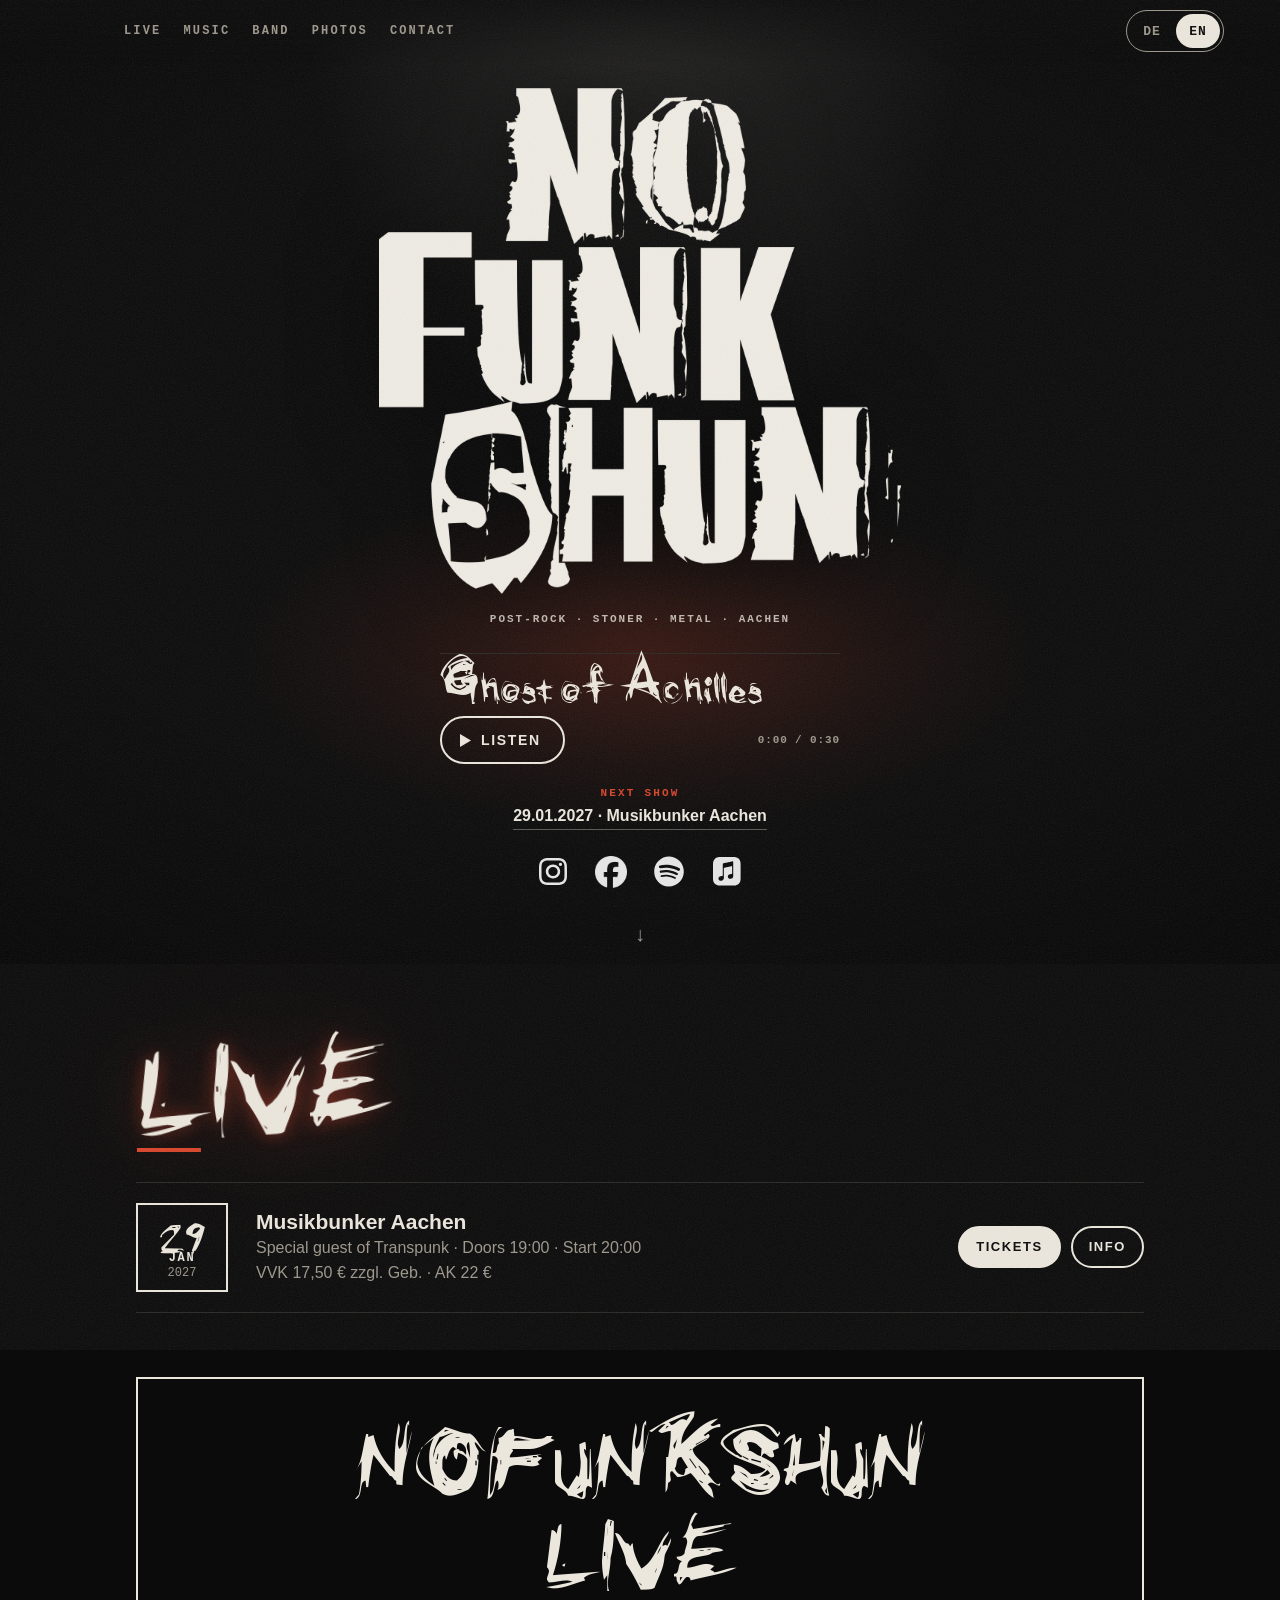
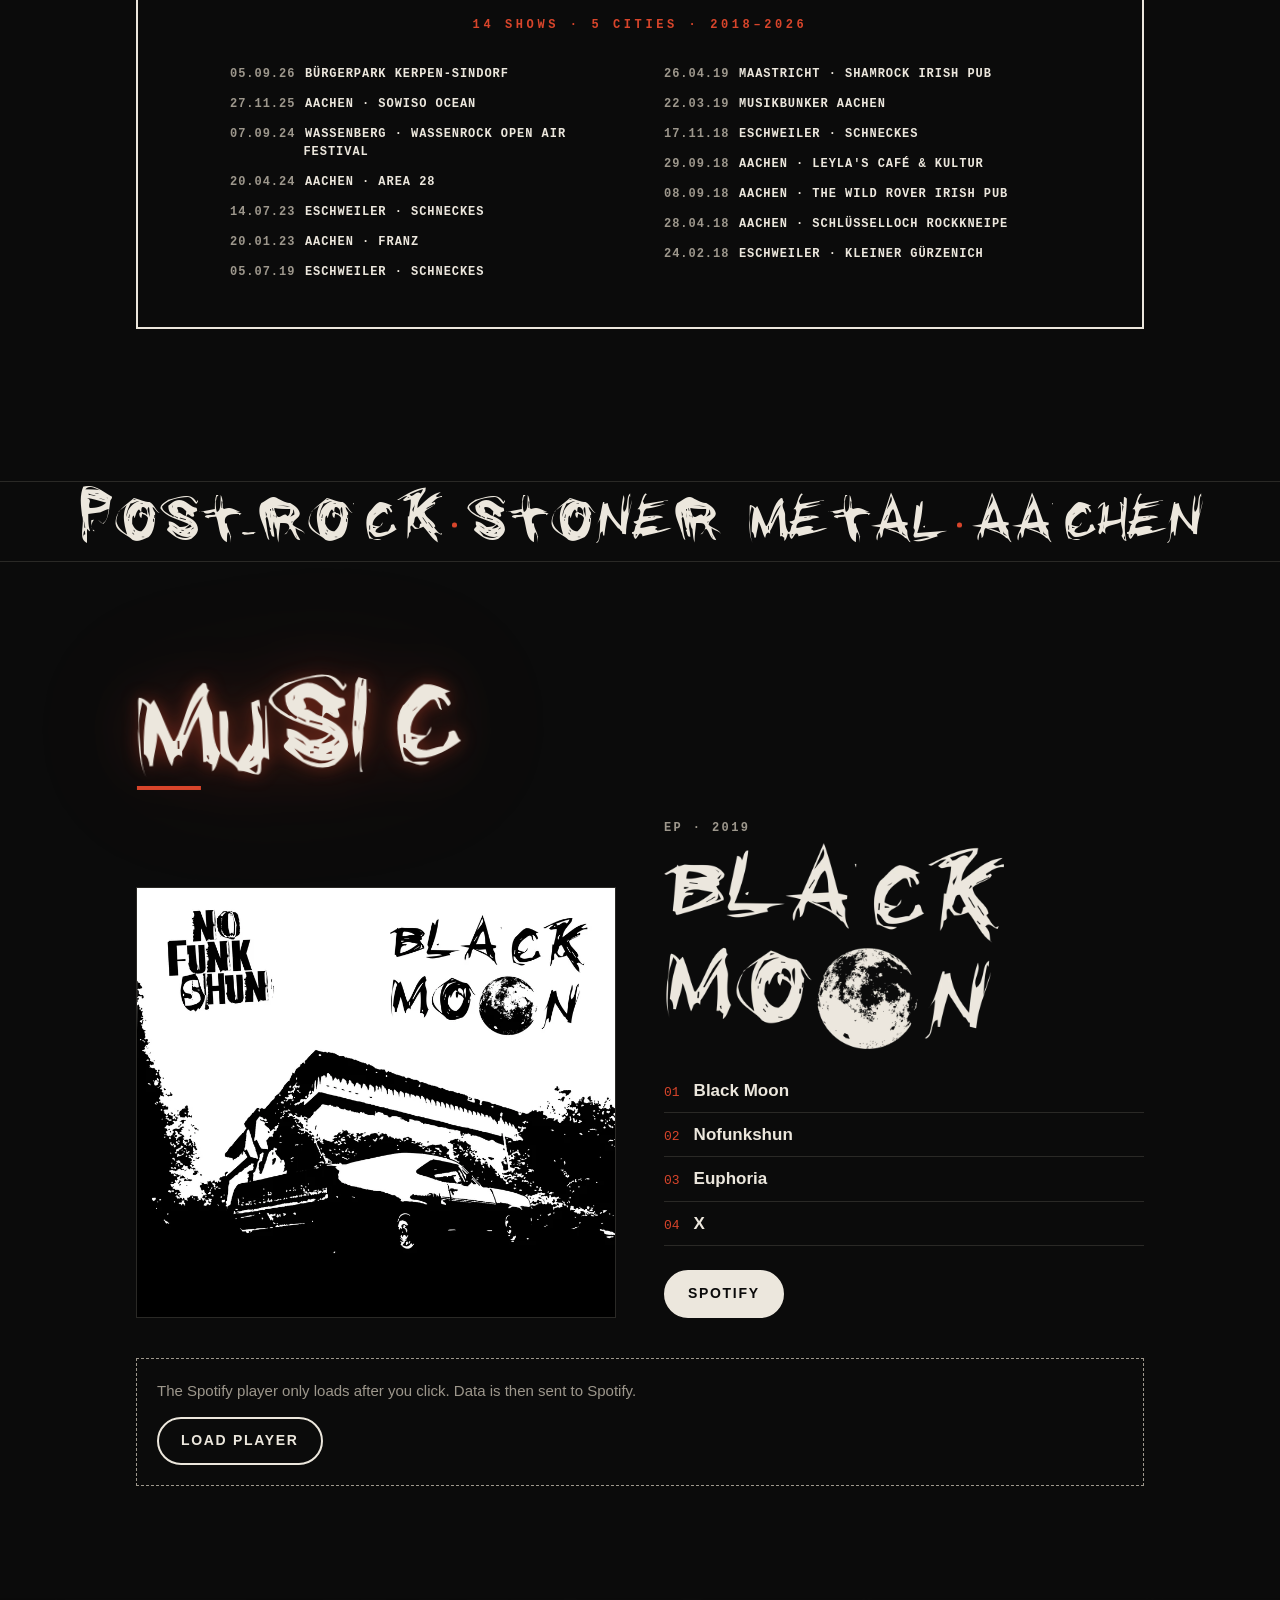
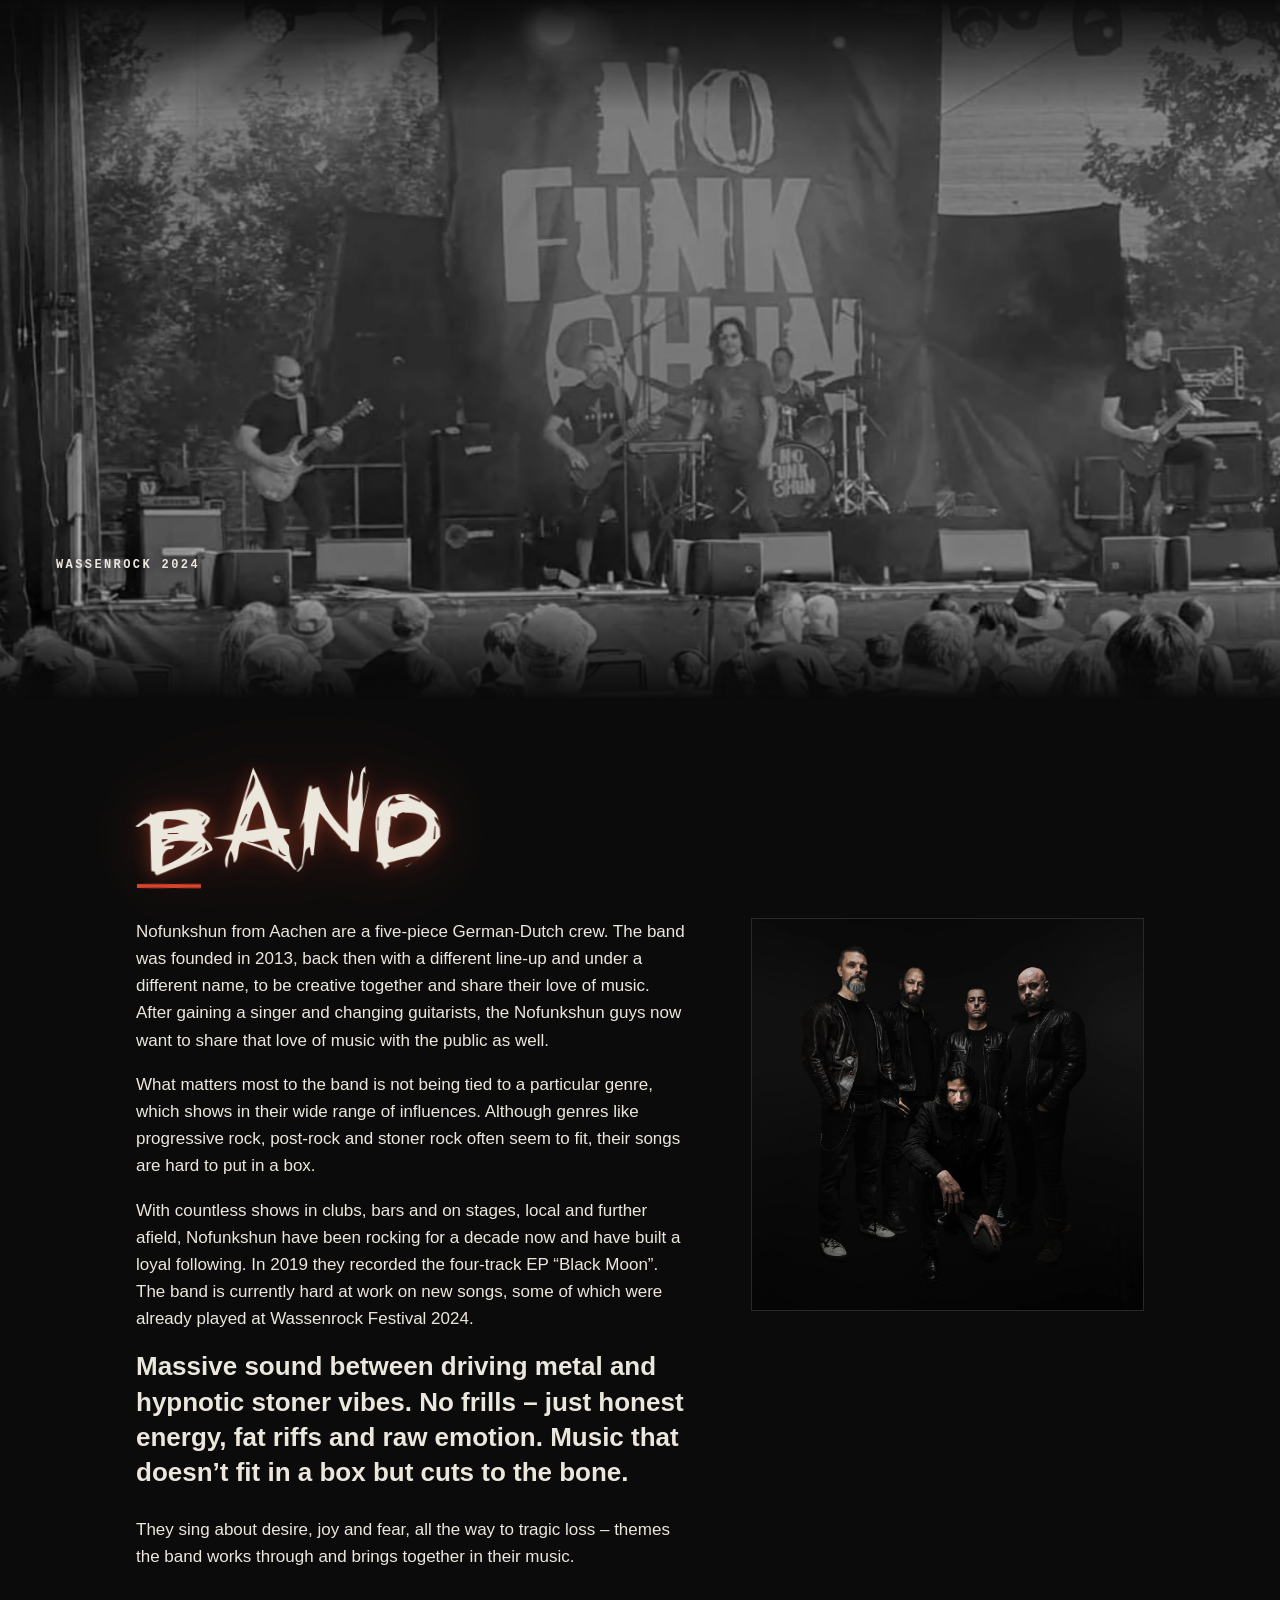
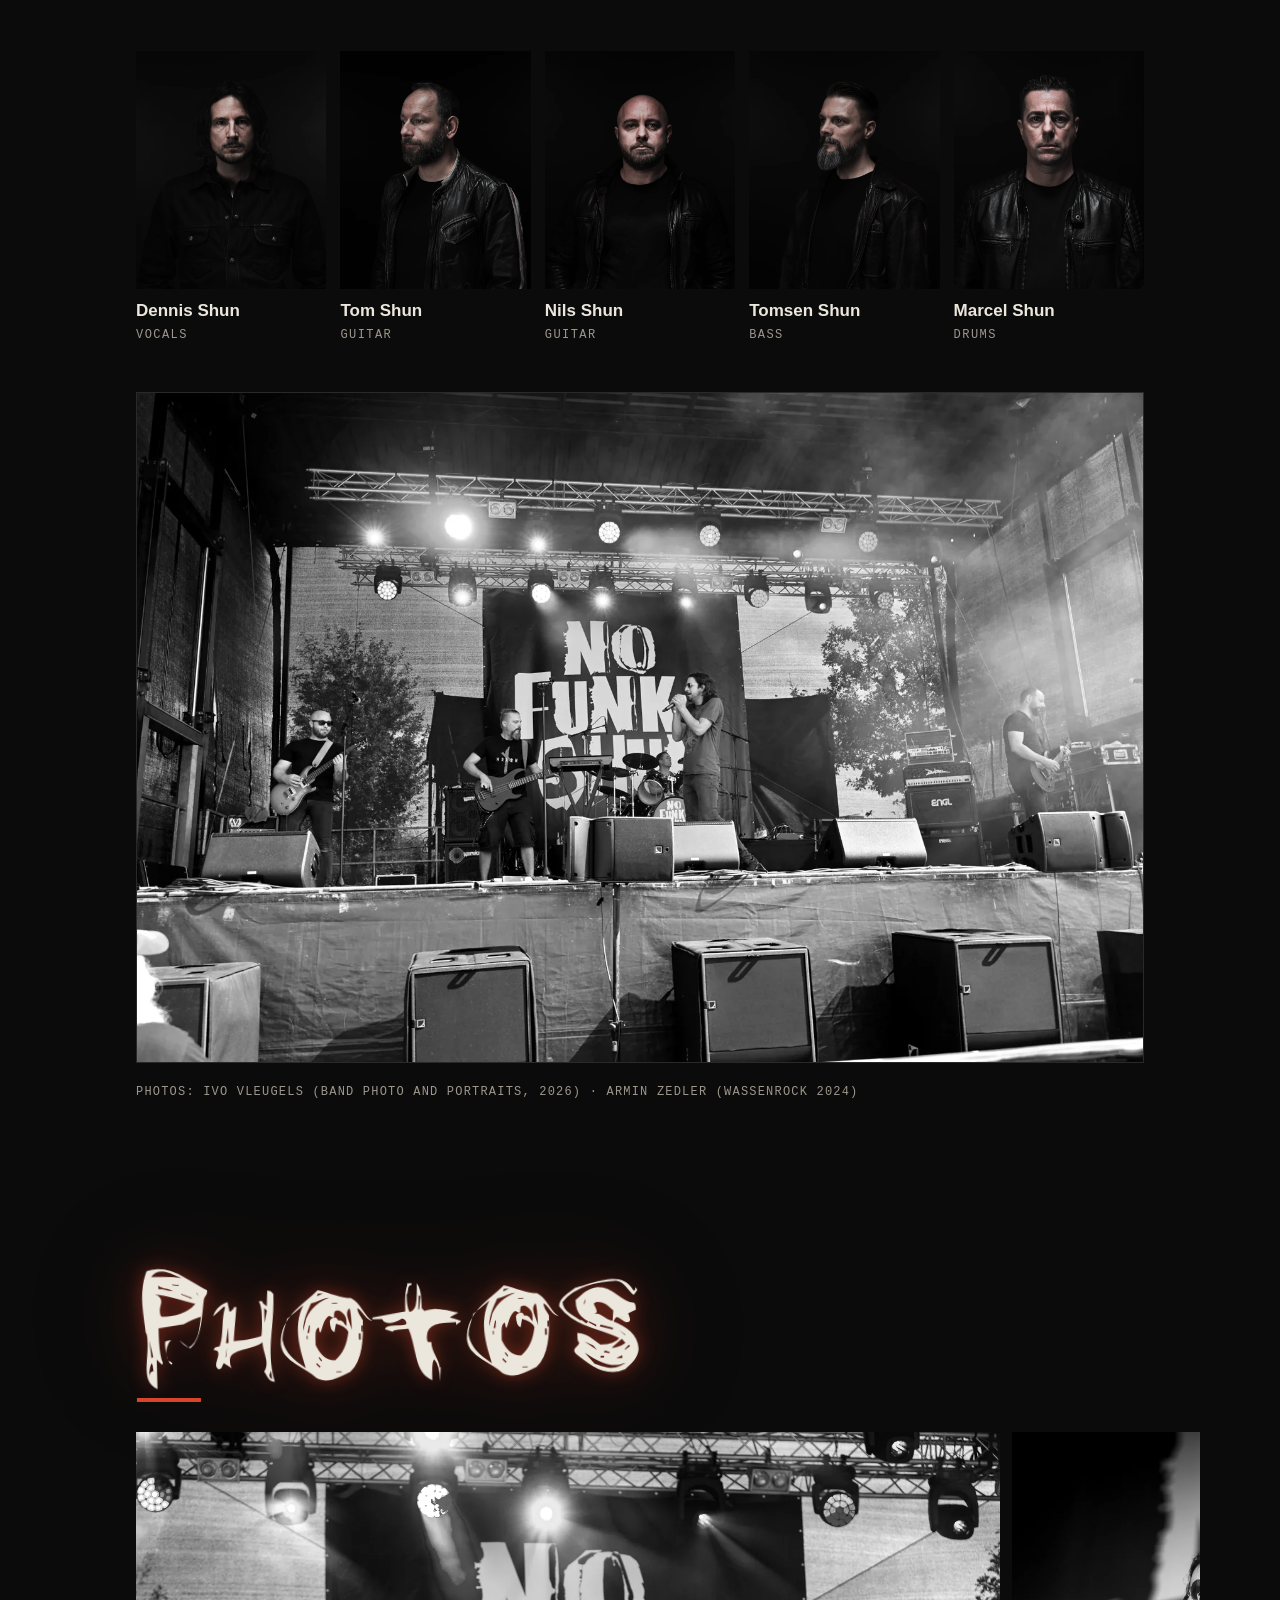
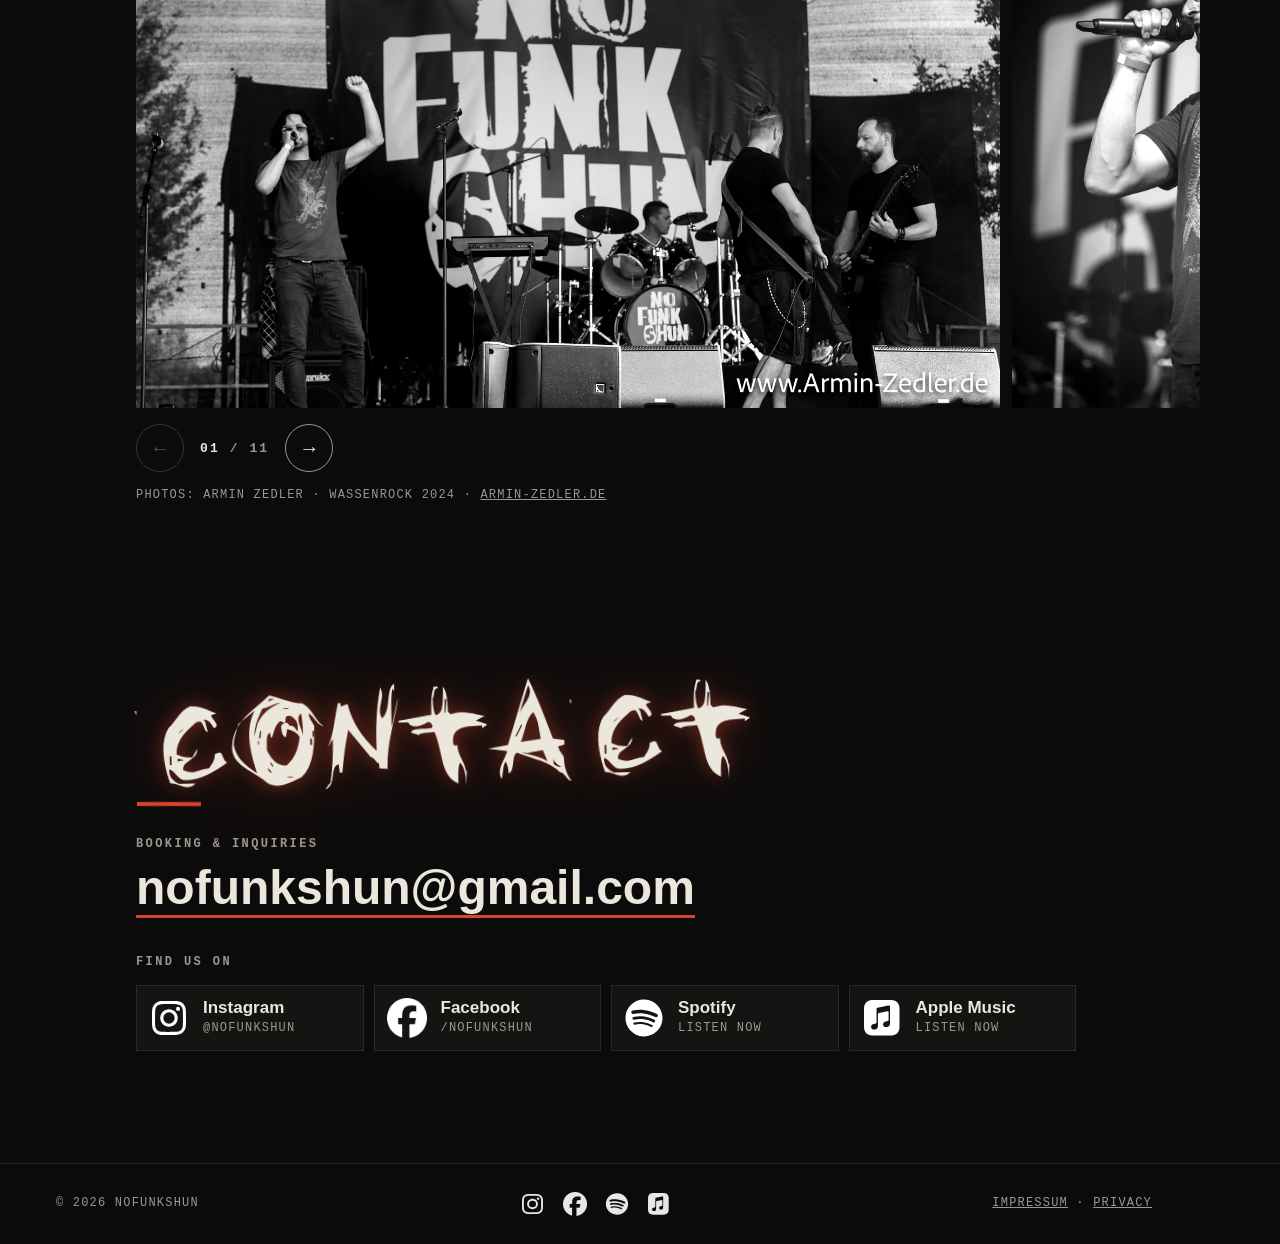
<file: index.html>
<!doctype html>
<html lang="de" data-lang="de">
<head>
  <meta charset="utf-8">
  <meta name="viewport" content="width=device-width, initial-scale=1, viewport-fit=cover">
  <title>NOFUNKSHUN – Post-Rock · Stoner · Metal aus Aachen</title>
  <meta name="description" content="Nofunkshun – fünfköpfige deutsch-niederländische Band aus Aachen zwischen Post-Rock, Stoner Rock, Progressive Rock und Metal. Musik, Termine, Booking.">
  <meta name="theme-color" content="#0b0b0b">
  <link rel="icon" type="image/png" sizes="32x32" href="assets/img/favicon-32.png">
  <link rel="apple-touch-icon" href="assets/img/apple-touch-icon.png">
  <meta property="og:type" content="website">
  <meta property="og:title" content="NOFUNKSHUN">
  <meta property="og:description" content="Post-Rock · Stoner · Metal aus Aachen.">
  <meta property="og:image" content="https://nofunkshun.de/assets/img/og-band-2026.jpg">
  <meta property="og:image:type" content="image/jpeg">
  <meta property="og:image:width" content="1200">
  <meta property="og:image:height" content="1200">
  <meta property="og:image:alt" content="Die fünf von Nofunkshun in schwarzen Lederjacken vor dunklem Hintergrund">
  <link rel="preload" href="assets/fonts/grunge.ttf" as="font" type="font/ttf" crossorigin>
  <link rel="stylesheet" href="styles.css?v=20261127b">
  <script>
    // Sprache vor dem ersten Zeichnen setzen, damit nichts flackert
    (function () {
      var l = null;
      try { l = localStorage.getItem('nfs-lang'); } catch (e) {}
      if (l !== 'de' && l !== 'en') l = (navigator.language || 'de').toLowerCase().indexOf('de') === 0 ? 'de' : 'en';
      document.documentElement.lang = l;
      document.documentElement.dataset.lang = l;
      document.documentElement.classList.add('js');
    })();
  </script>
</head>
<body>
  <div class="progress" aria-hidden="true"></div>
  <a class="skip" href="#live"><span lang="de">Zum Inhalt</span><span lang="en">Skip to content</span></a>

  <header class="bar">
    <a class="bar__mark" href="#top" aria-label="Nofunkshun – nach oben">
      <img src="assets/img/logo.webp" alt="" width="40" height="39">
    </a>
    <nav class="bar__nav" aria-label="Seitenbereiche">
      <a href="#live">Live</a>
      <a href="#musik"><span lang="de">Musik</span><span lang="en">Music</span></a>
      <a href="#band">Band</a>
      <a href="#fotos"><span lang="de">Fotos</span><span lang="en">Photos</span></a>
      <a href="#kontakt"><span lang="de">Kontakt</span><span lang="en">Contact</span></a>
    </nav>
    <div class="lang" role="group" aria-label="Sprache / Language">
      <button type="button" data-set-lang="de">DE</button>
      <button type="button" data-set-lang="en">EN</button>
    </div>
  </header>

  <main id="top">
    <!-- ── HERO ─────────────────────────────────────────── -->
    <section class="hero">
      <!-- Startfoto vorerst raus (Fotoshooting 14.11.2026), nur das Logo -->
      <div class="hero__inner">
        <h1 class="hero__logo">
          <!-- Bandfoto im Glitch: Schimmer hinter dem Logo und Foto in den Buchstaben (nur mit Bewegung, styles.css) -->
          <span class="hero__ghost" aria-hidden="true"></span>
          <img src="assets/img/logo-1400.webp" srcset="assets/img/logo.webp 900w, assets/img/logo-1400.webp 1400w" sizes="min(86vw, 640px, 58svh)" alt="Nofunkshun" width="1400" height="1356" fetchpriority="high">
          <span class="glitch glitch--photo" aria-hidden="true"></span>
          <span class="glitch glitch--red" aria-hidden="true"></span>
          <span class="glitch glitch--ink" aria-hidden="true"></span>
          <!-- Zeichenfläche für den Teaser: nur sichtbar, solange der Vorgeschmack läuft (teaser.js) -->
          <canvas class="hero__eq" aria-hidden="true"></canvas>
        </h1>
        <p class="hero__genre">Post-Rock · Stoner · Metal · Aachen</p>
        <div class="hero__cta">
          <!-- Teaser: 30 s Vorgeschmack auf einen neuen Song. Das Logo wird solange zum Equalizer (teaser.js).
               Daten und Ton: assets/teaser/, erzeugt im Videoprojekt mit scripts/web_teaser.py -->
          <div class="teaser" data-teaser data-teaser-base="assets/teaser/">
            <p class="teaser__title">Ghost of Achilles</p>
            <button type="button" class="teaser__btn" aria-pressed="false">
              <span class="teaser__icon" aria-hidden="true"></span>
              <span class="teaser__label">
                <span data-zustand="aus"><span lang="de">Reinhören</span><span lang="en">Listen</span></span>
                <span data-zustand="an"><span lang="de">Stopp</span><span lang="en">Stop</span></span>
              </span>
              <!-- Eine sichtbare Zeile „Neuer Song · 30 s mit Ton“ gibt es bewusst nicht (11.11.2026).
                   Für Screenreader steht hier weiter, dass ein Klick Ton abspielt. -->
              <span class="vh"><span lang="de">: Ghost of Achilles, neuer Song, 30 Sekunden mit Ton</span><span lang="en">: Ghost of Achilles, new song, 30 seconds with sound</span></span>
            </button>
            <span class="teaser__time" aria-hidden="true">0:00 / 0:30</span>
            <p class="teaser__error" hidden>
              <span lang="de">Ton konnte nicht geladen werden</span><span lang="en">Sound could not be loaded</span>
            </p>
          </div>
          <a class="hero__next" href="#live" id="next-gig-btn" hidden></a>
          <ul class="app-row hero__social">
            <li><a href="https://www.instagram.com/nofunkshun/" target="_blank" rel="noopener" aria-label="Instagram"><span class="app app--instagram"><img src="assets/icons/instagram.svg" alt="" width="32" height="32"></span></a></li>
            <li><a href="https://www.facebook.com/nofunkshun/" target="_blank" rel="noopener" aria-label="Facebook"><span class="app app--facebook"><img src="assets/icons/facebook.png" alt="" width="32" height="32"></span></a></li>
            <li><a href="https://open.spotify.com/artist/3h1Febi28MziUNpcq5khGA" target="_blank" rel="noopener" aria-label="Spotify"><span class="app app--spotify"><img src="assets/icons/spotify.svg" alt="" width="32" height="32"></span></a></li>
            <li><a href="https://music.apple.com/de/artist/nofunkshun/1478715023" target="_blank" rel="noopener" aria-label="Apple Music"><span class="app app--apple-music"><img src="assets/icons/apple-music.svg" alt="" width="32" height="32"></span></a></li>
          </ul>
        </div>
      </div>
      <a class="hero__down" href="#live" aria-label="weiter">↓</a>
    </section>

    <!-- ── LIVE ─────────────────────────────────────────── -->
    <section class="sec" id="live">
      <h2 class="sec__title sec__title--write"><span class="vh">Live</span><svg class="write" viewBox="0 -2252 9063 2048" style="width:4.4253em" aria-hidden="true" focusable="false"><defs><mask id="write-live" maskUnits="userSpaceOnUse" x="-400" y="-4500" width="9863" height="5100"><g class="write__pen" fill="none" stroke="#fff" stroke-linecap="round" stroke-linejoin="round"><path d="M640 -3020 L565 -1900 L390 -900 L380 -600 L900 -610 L1700 -690 L2650 -860" stroke-width="600" pathLength="1" style="--a:4.0%;--b:10.0%"/><path d="M160 -220 L900 -330 L1950 -520" stroke-width="312" pathLength="1" style="--a:10.3%;--b:12.5%"/><path d="M880 -1190 L1010 -1260" stroke-width="192" pathLength="1" style="--a:12.8%;--b:13.0%"/><path d="M2990 -3330 L2930 -1600 L2880 -560" stroke-width="672" pathLength="1" style="--a:13.3%;--b:16.8%"/><path d="M2990 -640 L3010 0" stroke-width="132" pathLength="1" style="--a:17.1%;--b:17.9%"/><path d="M3560 -2650 L4150 -1800 L4560 -1000 L4800 -300 L5150 -520 L5420 -1300 L5700 -2100 L5900 -2680" stroke-width="864" pathLength="1" style="--a:18.2%;--b:25.0%"/><path d="M7200 -3560 L7000 -3060 L6880 -2480 L6760 -1700 L6620 -1100 L6450 -600 L6330 -330" stroke-width="624" pathLength="1" style="--a:25.3%;--b:29.5%"/><path d="M6180 -1560 L6420 -1440 L6600 -1350" stroke-width="264" pathLength="1" style="--a:29.8%;--b:30.4%"/><path d="M6950 -2790 L7900 -2920 L8820 -3060" stroke-width="576" pathLength="1" style="--a:30.7%;--b:33.1%"/><path d="M6950 -1900 L7800 -1930 L8450 -1880" stroke-width="504" pathLength="1" style="--a:33.4%;--b:35.3%"/><path d="M6750 -1380 L7300 -1520 L7750 -1640" stroke-width="456" pathLength="1" style="--a:35.6%;--b:36.9%"/><path d="M6850 -800 L8000 -900 L9060 -1060" stroke-width="768" pathLength="1" style="--a:37.2%;--b:40.0%"/></g><rect class="write__done" x="-400" y="-4500" width="9863" height="5100" fill="#fff"/></mask></defs><path class="write__ink" mask="url(#write-live)" d="M860 -3103Q860 -2819 832.0 -2518.5Q804 -2218 754.0 -1921.5Q704 -1625 627.0 -1313.5Q550 -1002 461 -737Q611 -751 985.5 -779.0Q1360 -807 1511.0 -817.5Q1662 -828 1908.0 -846.0Q2154 -864 2488 -891H2673Q2606 -875 2471.0 -845.5Q2336 -816 2251.0 -792.0Q2166 -768 2071.5 -722.5Q1977 -677 1905 -614L1966 -492Q1831 -459 1556.0 -368.0Q1281 -277 1154.0 -236.5Q1027 -196 853.0 -159.5Q679 -123 522 -123Q443 -123 359.5 -138.5Q276 -154 154 -184Q330 -212 476.5 -239.0Q623 -266 771.0 -296.0Q919 -326 1068.5 -359.0Q1218 -392 1382 -430Q1302 -458 1233.5 -475.0Q1165 -492 1106 -492Q1015 -492 922.0 -480.5Q829 -469 673.5 -443.0Q518 -417 440.5 -408.0Q363 -399 276 -399Q234 -442 209.0 -485.5Q184 -529 184 -553Q184 -606 207.0 -672.0Q230 -738 253.0 -803.5Q276 -869 276 -922Q276 -1014 184 -1106L399 -2826Q458 -2826 507.5 -2800.0Q557 -2774 585.5 -2731.0Q614 -2688 614 -2642Q642 -2687 657.5 -2759.0Q673 -2831 692.5 -2915.0Q712 -2999 749.0 -3046.0Q786 -3093 860 -3103ZM1044 -1290Q1034 -1271 1029.0 -1230.0Q1024 -1189 1016.5 -1169.5Q1009 -1150 983 -1137Q963 -1137 947.0 -1148.5Q931 -1160 891 -1198Q891 -1213 913.5 -1227.0Q936 -1241 983.5 -1262.0Q1031 -1283 1044 -1290Z M3318 -3256Q3318 -2879 3310.5 -2613.0Q3303 -2347 3270.0 -2063.0Q3237 -1779 3165 -1536Q3165 -1377 3147.5 -1217.0Q3130 -1057 3097.5 -862.0Q3065 -667 3053.5 -581.0Q3042 -495 3042 -399Q3042 -301 3045.0 -240.0Q3048 -179 3061.0 -119.5Q3074 -60 3103 0H3011V-737L2857 -522Q2811 -756 2788.0 -969.0Q2765 -1182 2765 -1382Q2775 -1558 2790.0 -1724.0Q2805 -1890 2836.0 -2176.5Q2867 -2463 2889.0 -2697.5Q2911 -2932 2919 -3103L3042 -3348ZM3165 -3256 3134 -3041H3165L3226 -3256ZM2919 -1905Q2919 -2033 2935.0 -2168.5Q2951 -2304 2980.0 -2475.0Q3009 -2646 3025.5 -2775.0Q3042 -2904 3042 -3011ZM3011 -1444 3042 -1843 3011 -1567ZM2857 -1812V-1628H2919V-1812Z M5899 -2796Q5880 -2709 5840.0 -2634.5Q5800 -2560 5729.5 -2451.0Q5659 -2342 5625.5 -2262.0Q5592 -2182 5592 -2089Q5631 -2102 5670.5 -2126.0Q5710 -2150 5745 -2150Q5753 -2150 5770.5 -2139.0Q5788 -2128 5807 -2089L5991 -2488Q5991 -2362 5953.5 -2250.0Q5916 -2138 5833.5 -1977.0Q5751 -1816 5722.5 -1752.0Q5694 -1688 5684 -1597Q5674 -1407 5625.5 -1222.5Q5577 -1038 5529.5 -917.0Q5482 -796 5375.5 -542.0Q5269 -288 5223 -154Q5141 -92 4978.5 -76.5Q4816 -61 4578 -61Q4450 -319 4352.5 -506.5Q4255 -694 4144.5 -881.5Q4034 -1069 3902 -1260Q3875 -1508 3798.0 -1722.5Q3721 -1937 3582.0 -2236.0Q3443 -2535 3380 -2703Q3493 -2703 3565.5 -2639.0Q3638 -2575 3716.0 -2450.5Q3794 -2326 3848.5 -2269.0Q3903 -2212 3994 -2212L4087 -2089Q4110 -2101 4127.5 -2141.0Q4145 -2181 4156.5 -2196.5Q4168 -2212 4209 -2212Q4209 -2071 4243.0 -1916.5Q4277 -1762 4336.5 -1605.0Q4396 -1448 4465.5 -1307.5Q4535 -1167 4609 -1044Q4849 -1190 5006.5 -1395.0Q5164 -1600 5342.0 -1944.0Q5520 -2288 5620.5 -2458.0Q5721 -2628 5899 -2796ZM5530 -2089Q5431 -1949 5386.0 -1817.5Q5341 -1686 5258.5 -1391.5Q5176 -1097 5098.5 -938.5Q5021 -780 4885 -676Q4885 -863 4957.5 -1033.5Q5030 -1204 5199.0 -1462.5Q5368 -1721 5430.0 -1827.0Q5492 -1933 5530 -2089ZM5131 -553Q5131 -634 5154.5 -691.0Q5178 -748 5224.0 -817.0Q5270 -886 5292.5 -939.0Q5315 -992 5315 -1075ZM4609 -246V-307L4486 -399Z M7251 -3594Q7199 -3574 7160.5 -3523.5Q7122 -3473 7086.0 -3392.5Q7050 -3312 7015.5 -3235.0Q6981 -3158 6944 -3103L7036 -2888Q7211 -2916 7499.0 -2959.5Q7787 -3003 7977.0 -3031.5Q8167 -3060 8400.5 -3096.5Q8634 -3133 8818 -3164Q8798 -3123 8754.0 -3113.0Q8710 -3103 8627.5 -3099.0Q8545 -3095 8502.5 -3079.5Q8460 -3064 8449 -3011Q8365 -2988 8176.5 -2947.0Q7988 -2906 7887.5 -2881.0Q7787 -2856 7663.0 -2811.0Q7539 -2766 7435 -2703Q7559 -2703 7702.5 -2721.5Q7846 -2740 7985.0 -2768.0Q8124 -2796 8311.5 -2834.0Q8499 -2872 8603 -2888Q8306 -2791 8200.5 -2758.0Q8095 -2725 7918.5 -2677.5Q7742 -2630 7563.5 -2595.5Q7385 -2561 7220 -2550Q7145 -2507 7099.5 -2443.0Q7054 -2379 7030.5 -2310.0Q7007 -2241 6981.0 -2122.5Q6955 -2004 6944 -1966Q7067 -1966 7159.0 -1972.5Q7251 -1979 7437.5 -1996.0Q7624 -2013 7725.0 -2020.5Q7826 -2028 7927 -2028Q8243 -2028 8449 -1905Q8385 -1866 8325.5 -1853.5Q8266 -1841 8132.0 -1823.0Q7998 -1805 7927 -1782Q7824 -1698 7624.5 -1662.5Q7425 -1627 7211.0 -1588.5Q6997 -1550 6878.0 -1444.5Q6759 -1339 6759 -1106Q6859 -1106 6966.5 -1126.5Q7074 -1147 7214.5 -1183.5Q7355 -1220 7454.0 -1240.0Q7553 -1260 7650 -1260Q7834 -1260 8019 -1167L7835 -1014Q7857 -990 7905.0 -971.5Q7953 -953 7972.5 -942.5Q7992 -932 8019 -891Q8139 -903 8356.0 -970.0Q8573 -1037 8717.0 -1071.5Q8861 -1106 9063 -1106Q8811 -986 8562.0 -905.5Q8313 -825 8006.5 -753.5Q7700 -682 7423.0 -619.5Q7146 -557 6913 -492Q6913 -572 6878.0 -624.0Q6843 -676 6759 -676Q6718 -676 6676.0 -628.5Q6634 -581 6576.0 -492.0Q6518 -403 6475.5 -355.0Q6433 -307 6391 -307Q6370 -307 6348.5 -341.5Q6327 -376 6268 -492Q6268 -561 6262.5 -609.0Q6257 -657 6237 -676H6145V-799Q6249 -799 6290.5 -859.5Q6332 -920 6356.0 -1050.5Q6380 -1181 6406.5 -1256.5Q6433 -1332 6514 -1382Q6490 -1398 6415.0 -1429.0Q6340 -1460 6304.0 -1494.0Q6268 -1528 6268 -1597Q6393 -1597 6482.0 -1630.5Q6571 -1664 6637 -1751Q6637 -1828 6667.5 -1928.0Q6698 -2028 6728.5 -2127.5Q6759 -2227 6759 -2304Q6759 -2368 6698 -2488H6544Q6656 -2589 6717.0 -2723.0Q6778 -2857 6838.0 -3065.0Q6898 -3273 6956.5 -3408.0Q7015 -3543 7128 -3656ZM7650 -1905H7804L7865 -1966ZM7343 -1874H7527V-1905H7343ZM7804 -952Q7759 -917 7704.5 -899.0Q7650 -881 7557.5 -872.5Q7465 -864 7334.0 -862.0Q7203 -860 6913 -860Q6972 -860 7136.0 -888.0Q7300 -916 7449.5 -934.0Q7599 -952 7804 -952ZM6544 -645H6421V-461Q6446 -509 6483.5 -565.5Q6521 -622 6544 -645Z"/></svg></h2>
      <ul class="gigs" id="gigs-next"></ul>
      <p class="gigs__none" id="gigs-none" hidden>
        <span lang="de">Neue Termine folgen. Lust auf Krach bei euch? Schreibt uns.</span>
        <span lang="en">New dates coming soon. Want us to play your place? Get in touch.</span>
      </p>

      <div class="past">
        <h3 class="vh"><span lang="de">Vergangene Gigs</span><span lang="en">Past shows</span></h3>
        <p class="past__head" aria-hidden="true"><span>Nofunkshun</span><span>Live</span></p>
        <p class="past__stats" id="gigs-stats"></p>
        <ul class="past__list" id="gigs-past"></ul>
      </div>
    </section>

    <!-- ── Laufband: Genre, fließt beim Scrollen gegeneinander ── -->
    <div class="flow" aria-hidden="true">
      <div class="flow__row"><span class="flow__half">Post-Rock<i></i>Stoner</span><i class="flow__mid"></i><span class="flow__half">Metal<i></i>Aachen</span></div>
    </div>

    <!-- ── MUSIK ────────────────────────────────────────── -->
    <section class="sec sec--music" id="musik">
      <h2 class="sec__title sec__title--write"><span class="vh"><span lang="de">Musik</span><span lang="en">Music</span></span><svg class="write" lang="de" viewBox="0 -2252 11582 2048" style="width:5.6553em" aria-hidden="true" focusable="false"><defs><mask id="write-musik" maskUnits="userSpaceOnUse" x="-400" y="-4500" width="12382" height="5100"><g class="write__pen" fill="none" stroke="#fff" stroke-linecap="round" stroke-linejoin="round"><path d="M150 -2700 L130 -1500 L200 -600 L270 -50" stroke-width="240" pathLength="1" style="--a:4.0%;--b:5.7%"/><path d="M300 -2750 L420 -1500 L500 -400" stroke-width="540" pathLength="1" style="--a:6.0%;--b:7.5%"/><path d="M650 -2650 L1000 -1400 L1250 -450 L1700 -1600 L2200 -2700 L2500 -3150 L2580 -1800 L2580 -500" stroke-width="552" pathLength="1" style="--a:7.8%;--b:12.7%"/><path d="M2750 -1100 L2700 -150" stroke-width="456" pathLength="1" style="--a:13.0%;--b:13.6%"/><path d="M3100 -2250 L3130 -900 L3480 -450 L3930 -600 L4230 -300 L4280 -1400 L4310 -2500" stroke-width="552" pathLength="1" style="--a:13.9%;--b:17.1%"/><path d="M4600 -2350 L4600 -500" stroke-width="168" pathLength="1" style="--a:17.4%;--b:18.6%"/><path d="M7200 -2050 L7350 -2450 L6800 -2950 L6000 -3000 L5450 -2550 L5500 -1900 L6200 -1650 L7000 -1450 L7350 -1000 L7150 -500 L6400 -300 L5600 -450 L5350 -900 L5900 -900 L6700 -850" stroke-width="780" pathLength="1" style="--a:18.9%;--b:24.8%"/><path d="M7400 -3000 L6500 -3330 L5400 -3200 L4800 -2650 L5100 -2300" stroke-width="240" pathLength="1" style="--a:25.1%;--b:27.2%"/><path d="M7874 -3330 L7814 -1600 L7764 -560" stroke-width="672" pathLength="1" style="--a:27.5%;--b:29.3%"/><path d="M7874 -640 L7894 0" stroke-width="132" pathLength="1" style="--a:29.6%;--b:30.0%"/><path d="M8314 -3150 L9164 -3500 L9964 -3850" stroke-width="360" pathLength="1" style="--a:30.3%;--b:31.4%"/><path d="M10064 -3950 L9764 -3000 L9514 -2200 L9314 -1200 L9114 -300" stroke-width="576" pathLength="1" style="--a:31.7%;--b:34.1%"/><path d="M9464 -1900 L10264 -2700 L11464 -3600" stroke-width="480" pathLength="1" style="--a:34.4%;--b:36.1%"/><path d="M9564 -2250 L10464 -1700 L11164 -1000 L11514 -500" stroke-width="600" pathLength="1" style="--a:36.4%;--b:38.0%"/><path d="M9464 -1700 L9764 -1300 L10364 -1000 L11064 -400 L11464 0" stroke-width="540" pathLength="1" style="--a:38.3%;--b:40.0%"/></g><rect class="write__done" x="-400" y="-4500" width="12382" height="5100" fill="#fff"/></mask></defs><path class="write__ink" mask="url(#write-musik)" d="M2642 -3011Q2598 -2945 2574.0 -2878.5Q2550 -2812 2550 -2765Q2550 -2686 2573.0 -2606.5Q2596 -2527 2641.5 -2413.5Q2687 -2300 2710.5 -2221.5Q2734 -2143 2734 -2058Q2734 -1837 2739.5 -1685.5Q2745 -1534 2768.0 -1368.0Q2791 -1202 2842.0 -1055.0Q2893 -908 2980 -799Q2954 -748 2926.0 -659.5Q2898 -571 2861.0 -458.5Q2824 -346 2780.5 -271.5Q2737 -197 2673 -154V-399Q2646 -399 2623.0 -415.5Q2600 -432 2555.5 -471.5Q2511 -511 2488 -522Q2488 -503 2457.5 -497.5Q2427 -492 2365 -492Q2365 -721 2358.5 -937.0Q2352 -1153 2339.0 -1328.5Q2326 -1504 2301.0 -1702.0Q2276 -1900 2243 -2089Q2148 -1953 2077.5 -1815.5Q2007 -1678 1916.0 -1471.5Q1825 -1265 1767.0 -1143.5Q1709 -1022 1628 -891V-676Q1607 -719 1569.5 -743.5Q1532 -768 1505 -768Q1463 -768 1419.5 -736.0Q1376 -704 1348.5 -659.5Q1321 -615 1321 -584L1260 -369Q1189 -480 1142.5 -604.5Q1096 -729 1031.0 -940.0Q966 -1151 909.0 -1297.0Q852 -1443 768 -1567Q768 -1438 746.5 -1301.0Q725 -1164 681.0 -963.5Q637 -763 615.5 -646.0Q594 -529 584 -399H461Q461 -547 412.5 -666.5Q364 -786 276 -829Q276 -1071 283.0 -1266.0Q290 -1461 308.0 -1656.0Q326 -1851 355.5 -2035.5Q385 -2220 430 -2427Q430 -2492 409.0 -2526.5Q388 -2561 346.5 -2595.0Q305 -2629 290.5 -2647.0Q276 -2665 276 -2703Q260 -2628 227.0 -2496.0Q194 -2364 172.5 -2245.0Q151 -2126 137.0 -1971.0Q123 -1816 123 -1628Q141 -1493 150.0 -1289.5Q159 -1086 175.0 -825.0Q191 -564 227.0 -369.0Q263 -174 338 0Q259 -173 211.0 -354.5Q163 -536 137.5 -729.0Q112 -922 102.0 -1129.5Q92 -1337 92 -1567Q106 -1722 113.0 -1900.0Q120 -2078 121.5 -2230.5Q123 -2383 123 -2611Q123 -2796 154 -2826Q307 -2826 553 -2580L676 -2734Q754 -2600 835.0 -2416.0Q916 -2232 1021.5 -1964.0Q1127 -1696 1184.0 -1558.5Q1241 -1421 1321 -1260H1382Q1510 -1457 1626.0 -1772.5Q1742 -2088 1842.5 -2368.0Q1943 -2648 2079.5 -2883.0Q2216 -3118 2427 -3287Q2502 -3287 2527.0 -3264.5Q2552 -3242 2559.5 -3183.0Q2567 -3124 2579.0 -3088.5Q2591 -3053 2642 -3011ZM2427 -3103Q2397 -3023 2311.5 -2920.0Q2226 -2817 2155.5 -2736.0Q2085 -2655 2031.0 -2562.5Q1977 -2470 1966 -2365Q1978 -2468 2019.5 -2572.5Q2061 -2677 2125.0 -2776.0Q2189 -2875 2267.5 -2960.0Q2346 -3045 2427 -3103ZM1751 -1475Q1823 -1628 1895.0 -1778.0Q1967 -1928 2056.5 -2108.5Q2146 -2289 2225.0 -2441.5Q2304 -2594 2427 -2826Q2296 -2718 2190.5 -2563.5Q2085 -2409 2001.5 -2233.5Q1918 -2058 1841.5 -1863.0Q1765 -1668 1690 -1475ZM1475 -1260V-983H1536V-1260ZM2488 -707 2550 -584H2580L2550 -737Z M4393 -2642Q4413 -2567 4418.5 -2470.0Q4424 -2373 4424 -2243Q4416 -2289 4393.5 -2358.0Q4371 -2427 4332 -2427Q4332 -2326 4351.5 -2252.5Q4371 -2179 4409.5 -2099.5Q4448 -2020 4466.5 -1968.0Q4485 -1916 4485 -1843V-922H4547Q4568 -1071 4576.5 -1257.5Q4585 -1444 4588.0 -1654.5Q4591 -1865 4595.0 -2074.0Q4599 -2283 4608 -2427H4639L4700 -522L4516 -614Q4446 -563 4427.5 -489.5Q4409 -416 4409.0 -297.0Q4409 -178 4391.0 -109.5Q4373 -41 4301 0Q4233 0 4167.5 -17.0Q4102 -34 3986.0 -73.0Q3870 -112 3780.5 -133.0Q3691 -154 3594 -154Q3554 -266 3477.5 -338.0Q3401 -410 3272.0 -492.0Q3143 -574 3077.0 -635.0Q3011 -696 2980 -799V-2273H3226Q3234 -2235 3248.0 -2164.0Q3262 -2093 3268.0 -2058.5Q3274 -2024 3280.5 -1959.0Q3287 -1894 3287 -1843Q3287 -1772 3283.0 -1698.5Q3279 -1625 3272.5 -1535.0Q3266 -1445 3261.0 -1367.5Q3256 -1290 3256 -1229Q3256 -1107 3272.0 -998.0Q3288 -889 3324.5 -793.5Q3361 -698 3429.0 -612.0Q3497 -526 3594 -461L3994 -1106L4086 -1014Q4115 -1119 4136.0 -1236.5Q4157 -1354 4167.5 -1472.5Q4178 -1591 4178 -1720Q4117 -2265 4117 -2550Q4145 -2550 4183.5 -2567.5Q4222 -2585 4251.5 -2601.0Q4281 -2617 4318.0 -2629.5Q4355 -2642 4393 -2642ZM3902 -553 3994 -829 3932 -614ZM3994 -461 4117 -522 4178 -676ZM4209 -61Q4250 -89 4263.5 -135.5Q4277 -182 4283.0 -257.5Q4289 -333 4301 -369L3994 -215Z M7373 -3041Q7414 -3041 7424.0 -3072.0Q7434 -3103 7434 -3164Q7496 -3102 7496 -3072Q7496 -3044 7477.0 -3019.0Q7458 -2994 7421.5 -2953.5Q7385 -2913 7373 -2888Q7318 -2925 7254.5 -3003.0Q7191 -3081 7111.0 -3181.0Q7031 -3281 6947.0 -3340.5Q6863 -3400 6758 -3410Q6491 -3398 6233.0 -3361.5Q5975 -3325 5721.5 -3248.0Q5468 -3171 5242.5 -3035.5Q5017 -2900 4854 -2703Q4854 -2587 4914.5 -2490.5Q4975 -2394 5054.0 -2330.0Q5133 -2266 5261.5 -2182.0Q5390 -2098 5437 -2058Q5489 -2058 5521.5 -2038.5Q5554 -2019 5606.5 -1977.0Q5659 -1935 5683 -1935Q5684 -1935 5744 -1997Q5584 -2093 5492.0 -2193.0Q5400 -2293 5357.0 -2430.5Q5314 -2568 5314 -2765Q5351 -2794 5477.0 -2899.5Q5603 -3005 5681.0 -3057.5Q5759 -3110 5867.0 -3147.5Q5975 -3185 6113 -3195Q6302 -3195 6449.0 -3125.5Q6596 -3056 6783.0 -2914.5Q6970 -2773 7090.5 -2702.5Q7211 -2632 7373 -2611Q7414 -2571 7424.0 -2514.5Q7434 -2458 7434 -2365L7158 -2243Q7159 -2240 7181.5 -2174.0Q7204 -2108 7211.5 -2075.0Q7219 -2042 7219 -1997Q7200 -1958 7167.5 -1946.5Q7135 -1935 7096 -1935Q7057 -1935 7013.5 -1959.0Q6970 -1983 6916.5 -2027.0Q6863 -2071 6826.5 -2095.5Q6790 -2120 6758 -2120Q6733 -2120 6695.5 -2076.0Q6658 -2032 6635 -1966Q6813 -1890 6961.5 -1803.0Q7110 -1716 7226.0 -1602.5Q7342 -1489 7414.0 -1335.5Q7486 -1182 7496 -983Q7486 -866 7440.5 -765.5Q7395 -665 7327.5 -583.0Q7260 -501 7162.5 -414.5Q7065 -328 7004 -276Q6772 -184 6574 -184Q6380 -184 6201.5 -246.0Q6023 -308 5871.0 -404.5Q5719 -501 5568.0 -625.0Q5417 -749 5284 -860Q5244 -900 5233.0 -926.0Q5222 -952 5222 -983Q5222 -1013 5242.0 -1041.0Q5262 -1069 5304.0 -1111.0Q5346 -1153 5372.0 -1187.0Q5398 -1221 5407 -1260Q5383 -1273 5371.0 -1293.0Q5359 -1313 5353.5 -1347.5Q5348 -1382 5346.5 -1434.0Q5345 -1486 5345 -1597Q5476 -1587 5585.5 -1546.0Q5695 -1505 5777.5 -1450.0Q5860 -1395 5988.0 -1292.0Q6116 -1189 6144 -1167Q6676 -1167 6820 -1382Q6607 -1490 6194.5 -1643.5Q5782 -1797 5577.5 -1884.5Q5373 -1972 5138.0 -2137.5Q4903 -2303 4731 -2550Q4731 -2669 4786.5 -2759.0Q4842 -2849 4917.0 -2909.5Q4992 -2970 5127.5 -3060.0Q5263 -3150 5314 -3195Q5412 -3213 5662.0 -3282.5Q5912 -3352 6015.5 -3379.5Q6119 -3407 6295.0 -3439.0Q6471 -3471 6635 -3471Q6745 -3471 6846.0 -3451.0Q6947 -3431 7040.0 -3383.5Q7133 -3336 7220.0 -3249.5Q7307 -3163 7373 -3041ZM5591 -2580 5652 -2673V-2796ZM6635 -2365Q6597 -2389 6524.0 -2461.0Q6451 -2533 6404.5 -2570.5Q6358 -2608 6270.0 -2640.5Q6182 -2673 6052 -2673Q6017 -2657 5997.5 -2649.0Q5978 -2641 5969.0 -2633.0Q5960 -2625 5960 -2611Q5960 -2587 5989.0 -2527.5Q6018 -2468 6035.0 -2419.5Q6052 -2371 6052 -2304Q6039 -2304 6022.5 -2293.0Q6006 -2282 5997.0 -2277.5Q5988 -2273 5960 -2273Q6055 -2273 6131.0 -2240.0Q6207 -2207 6308.5 -2138.5Q6410 -2070 6466.5 -2039.0Q6523 -2008 6605 -1997ZM7065 -2089Q6897 -2089 6850 -2181Q6877 -2130 6918.5 -2109.5Q6960 -2089 7065 -2089ZM5744 -1966 6021 -1812V-1874L5775 -1997ZM6144 -1812 6605 -1690V-1751L6175 -1874ZM7035 -1475V-1505L6820 -1659ZM7035 -1198 6912 -1352 6543 -1044Q6620 -1044 6686.0 -1055.0Q6752 -1066 6807.5 -1085.5Q6863 -1105 6920.5 -1134.0Q6978 -1163 7035 -1198ZM6021 -983 5898 -1137 5591 -1290ZM7158 -1137 7004 -983V-952L7188 -1075ZM7035 -492Q6893 -457 6824.5 -443.5Q6756 -430 6697 -430Q6534 -430 6379.0 -473.0Q6224 -516 6092.0 -583.0Q5960 -650 5814.5 -744.5Q5669 -839 5591 -891L5929 -492Q6059 -443 6163.5 -409.0Q6268 -375 6363.0 -356.5Q6458 -338 6543 -338Q6653 -338 6766.0 -376.0Q6879 -414 7035 -492ZM6267 -891 6451 -860 6482 -891 6297 -952ZM6912 -676V-768Q6811 -734 6697 -676ZM6144 -707H6267V-768H6144Z M8202 -3256Q8202 -2879 8194.5 -2613.0Q8187 -2347 8154.0 -2063.0Q8121 -1779 8049 -1536Q8049 -1377 8031.5 -1217.0Q8014 -1057 7981.5 -862.0Q7949 -667 7937.5 -581.0Q7926 -495 7926 -399Q7926 -301 7929.0 -240.0Q7932 -179 7945.0 -119.5Q7958 -60 7987 0H7895V-737L7741 -522Q7695 -756 7672.0 -969.0Q7649 -1182 7649 -1382Q7659 -1558 7674.0 -1724.0Q7689 -1890 7720.0 -2176.5Q7751 -2463 7773.0 -2697.5Q7795 -2932 7803 -3103L7926 -3348ZM8049 -3256 8018 -3041H8049L8110 -3256ZM7803 -1905Q7803 -2033 7819.0 -2168.5Q7835 -2304 7864.0 -2475.0Q7893 -2646 7909.5 -2775.0Q7926 -2904 7926 -3011ZM7895 -1444 7926 -1843 7895 -1567ZM7741 -1812V-1628H7803V-1812Z M10353 -3840Q10298 -3740 10169.5 -3560.5Q10041 -3381 9964.5 -3257.5Q9888 -3134 9828.5 -2958.5Q9769 -2783 9769 -2580Q9894 -2682 10147.5 -2919.0Q10401 -3156 10584.0 -3306.0Q10767 -3456 11001.5 -3581.5Q11236 -3707 11490 -3748L11121 -3441Q11147 -3417 11185.0 -3398.0Q11223 -3379 11244 -3379Q11281 -3379 11360.0 -3411.5Q11439 -3444 11477.5 -3457.5Q11516 -3471 11582 -3471V-3348Q11459 -3348 11358.5 -3318.0Q11258 -3288 11177.5 -3241.5Q11097 -3195 11006.0 -3126.0Q10915 -3057 10814 -2980Q10826 -2968 10842.0 -2943.0Q10858 -2918 10875 -2918Q10888 -2918 10921.5 -2947.5Q10955 -2977 10978.5 -2994.0Q11002 -3011 11029 -3011Q11043 -3011 11050.5 -3003.5Q11058 -2996 11068.0 -2978.5Q11078 -2961 11090 -2949Q11050 -2856 10966.0 -2789.5Q10882 -2723 10722.0 -2635.0Q10562 -2547 10468.5 -2487.5Q10375 -2428 10292 -2335Q10323 -2170 10419.0 -2045.0Q10515 -1920 10686.0 -1769.0Q10857 -1618 10954.0 -1509.5Q11051 -1401 11090 -1260L10998 -1167Q11051 -1114 11142.0 -993.5Q11233 -873 11299.0 -801.5Q11365 -730 11459 -676L11582 -737L11551 -614Q11499 -614 11425.5 -652.5Q11352 -691 11278.0 -729.5Q11204 -768 11152 -768Q11110 -768 11081.0 -749.0Q11052 -730 10998 -676Q11086 -601 11133.5 -529.5Q11181 -458 11200.5 -396.5Q11220 -335 11241.0 -225.5Q11262 -116 11275 -61L11367 0Q11179 -94 11033.5 -229.0Q10888 -364 10754.0 -539.0Q10620 -714 10475.5 -906.0Q10331 -1098 10199 -1229Q10107 -1183 10044.5 -1154.5Q9982 -1126 9907.0 -1099.5Q9832 -1073 9751.5 -1058.5Q9671 -1044 9585 -1044L9339 -1321Q9277 -1301 9262.0 -1265.0Q9247 -1229 9247 -1167Q9247 -1136 9252.5 -1098.0Q9258 -1060 9264.5 -1023.0Q9271 -986 9274.5 -964.5Q9278 -943 9278 -922Q9278 -809 9155 -768Q9150 -732 9142.5 -647.5Q9135 -563 9127.5 -520.0Q9120 -477 9098.0 -425.5Q9076 -374 9032 -307Q9032 -449 9036.5 -635.0Q9041 -821 9048.0 -1080.5Q9055 -1340 9059.0 -1550.0Q9063 -1760 9063 -1966H9155Q9217 -2364 9247.5 -2617.5Q9278 -2871 9278 -3164Q9220 -3164 9159.5 -3151.0Q9099 -3138 9052.5 -3122.5Q9006 -3107 8946.5 -3089.5Q8887 -3072 8848 -3072Q8824 -3072 8780.5 -3097.0Q8737 -3122 8694 -3164L9032 -3471Q8946 -3471 8861.0 -3434.5Q8776 -3398 8680.0 -3330.5Q8584 -3263 8515.0 -3213.5Q8446 -3164 8387 -3133L8264 -3164Q8532 -3326 8796.5 -3485.0Q9061 -3644 9307.0 -3767.0Q9553 -3890 9829.5 -3977.5Q10106 -4065 10384 -4086ZM9984 -3625Q10026 -3667 10069.0 -3734.0Q10112 -3801 10140.5 -3866.0Q10169 -3931 10169 -3963Q10053 -3931 9927.0 -3883.0Q9801 -3835 9654.0 -3769.0Q9507 -3703 9401.5 -3655.5Q9296 -3608 9186 -3564Q9215 -3539 9246.5 -3510.0Q9278 -3481 9278 -3441Q9351 -3441 9410.0 -3475.5Q9469 -3510 9552.0 -3578.0Q9635 -3646 9697.5 -3681.5Q9760 -3717 9831 -3717Q9923 -3717 9984 -3656ZM9032 -3256 9186 -3379H9093ZM10015 -2642Q10043 -2662 10194.5 -2784.5Q10346 -2907 10456.0 -2986.0Q10566 -3065 10709.0 -3140.0Q10852 -3215 10998 -3256Q10851 -3089 10711.5 -2959.0Q10572 -2829 10391.5 -2735.5Q10211 -2642 10015 -2642ZM9462 -2365Q9469 -2398 9488.0 -2473.0Q9507 -2548 9518.0 -2588.5Q9529 -2629 9553.5 -2724.0Q9578 -2819 9585 -2857Q9576 -2807 9549.5 -2761.5Q9523 -2716 9482.0 -2660.5Q9441 -2605 9421.0 -2566.5Q9401 -2528 9401 -2488Q9401 -2474 9409.0 -2458.5Q9417 -2443 9434.0 -2415.5Q9451 -2388 9462 -2365ZM10967 -2857 10445 -2550V-2519L10998 -2826ZM10199 -2427 10138 -2273H10169L10261 -2396ZM10076 -1475 9769 -1966Q9665 -1966 9620.5 -1914.0Q9576 -1862 9562.0 -1779.5Q9548 -1697 9529.5 -1595.0Q9511 -1493 9462 -1444Q9493 -1370 9522.5 -1322.0Q9552 -1274 9600.5 -1230.5Q9649 -1187 9723.0 -1162.0Q9797 -1137 9892 -1137Q9892 -1158 9911.0 -1201.5Q9930 -1245 9942.0 -1289.5Q9954 -1334 9954 -1413Q9965 -1413 9993.0 -1435.0Q10021 -1457 10036.0 -1466.0Q10051 -1475 10076 -1475ZM10138 -1874 10445 -1444 10476 -1475 10169 -1905ZM10568 -1536 10875 -1137 10906 -1167 10599 -1567ZM10599 -860 10752 -737 10783 -768 10629 -891Z"/></svg><svg class="write" lang="en" viewBox="0 -2252 11490 2048" style="width:5.6104em" aria-hidden="true" focusable="false"><defs><mask id="write-music" maskUnits="userSpaceOnUse" x="-400" y="-4500" width="12290" height="5100"><g class="write__pen" fill="none" stroke="#fff" stroke-linecap="round" stroke-linejoin="round"><path d="M150 -2700 L130 -1500 L200 -600 L270 -50" stroke-width="240" pathLength="1" style="--a:4.0%;--b:6.0%"/><path d="M300 -2750 L420 -1500 L500 -400" stroke-width="540" pathLength="1" style="--a:6.3%;--b:8.1%"/><path d="M650 -2650 L1000 -1400 L1250 -450 L1700 -1600 L2200 -2700 L2500 -3150 L2580 -1800 L2580 -500" stroke-width="552" pathLength="1" style="--a:8.4%;--b:14.4%"/><path d="M2750 -1100 L2700 -150" stroke-width="456" pathLength="1" style="--a:14.7%;--b:15.5%"/><path d="M3100 -2250 L3130 -900 L3480 -450 L3930 -600 L4230 -300 L4280 -1400 L4310 -2500" stroke-width="552" pathLength="1" style="--a:15.8%;--b:19.6%"/><path d="M4600 -2350 L4600 -500" stroke-width="168" pathLength="1" style="--a:19.9%;--b:21.3%"/><path d="M7200 -2050 L7350 -2450 L6800 -2950 L6000 -3000 L5450 -2550 L5500 -1900 L6200 -1650 L7000 -1450 L7350 -1000 L7150 -500 L6400 -300 L5600 -450 L5350 -900 L5900 -900 L6700 -850" stroke-width="780" pathLength="1" style="--a:21.6%;--b:28.8%"/><path d="M7400 -3000 L6500 -3330 L5400 -3200 L4800 -2650 L5100 -2300" stroke-width="240" pathLength="1" style="--a:29.1%;--b:31.6%"/><path d="M7874 -3330 L7814 -1600 L7764 -560" stroke-width="672" pathLength="1" style="--a:31.9%;--b:34.0%"/><path d="M7874 -640 L7894 0" stroke-width="132" pathLength="1" style="--a:34.3%;--b:34.8%"/><path d="M8294 -2850 L8324 -2700" stroke-width="156" pathLength="1" style="--a:35.1%;--b:35.2%"/><path d="M11014 -2250 L11164 -2650 L10364 -2950 L9714 -2600 L9514 -1700 L9564 -900 L10064 -450 L10964 -750 L11414 -1000" stroke-width="720" pathLength="1" style="--a:35.5%;--b:40.0%"/></g><rect class="write__done" x="-400" y="-4500" width="12290" height="5100" fill="#fff"/></mask></defs><path class="write__ink" mask="url(#write-music)" d="M2642 -3011Q2598 -2945 2574.0 -2878.5Q2550 -2812 2550 -2765Q2550 -2686 2573.0 -2606.5Q2596 -2527 2641.5 -2413.5Q2687 -2300 2710.5 -2221.5Q2734 -2143 2734 -2058Q2734 -1837 2739.5 -1685.5Q2745 -1534 2768.0 -1368.0Q2791 -1202 2842.0 -1055.0Q2893 -908 2980 -799Q2954 -748 2926.0 -659.5Q2898 -571 2861.0 -458.5Q2824 -346 2780.5 -271.5Q2737 -197 2673 -154V-399Q2646 -399 2623.0 -415.5Q2600 -432 2555.5 -471.5Q2511 -511 2488 -522Q2488 -503 2457.5 -497.5Q2427 -492 2365 -492Q2365 -721 2358.5 -937.0Q2352 -1153 2339.0 -1328.5Q2326 -1504 2301.0 -1702.0Q2276 -1900 2243 -2089Q2148 -1953 2077.5 -1815.5Q2007 -1678 1916.0 -1471.5Q1825 -1265 1767.0 -1143.5Q1709 -1022 1628 -891V-676Q1607 -719 1569.5 -743.5Q1532 -768 1505 -768Q1463 -768 1419.5 -736.0Q1376 -704 1348.5 -659.5Q1321 -615 1321 -584L1260 -369Q1189 -480 1142.5 -604.5Q1096 -729 1031.0 -940.0Q966 -1151 909.0 -1297.0Q852 -1443 768 -1567Q768 -1438 746.5 -1301.0Q725 -1164 681.0 -963.5Q637 -763 615.5 -646.0Q594 -529 584 -399H461Q461 -547 412.5 -666.5Q364 -786 276 -829Q276 -1071 283.0 -1266.0Q290 -1461 308.0 -1656.0Q326 -1851 355.5 -2035.5Q385 -2220 430 -2427Q430 -2492 409.0 -2526.5Q388 -2561 346.5 -2595.0Q305 -2629 290.5 -2647.0Q276 -2665 276 -2703Q260 -2628 227.0 -2496.0Q194 -2364 172.5 -2245.0Q151 -2126 137.0 -1971.0Q123 -1816 123 -1628Q141 -1493 150.0 -1289.5Q159 -1086 175.0 -825.0Q191 -564 227.0 -369.0Q263 -174 338 0Q259 -173 211.0 -354.5Q163 -536 137.5 -729.0Q112 -922 102.0 -1129.5Q92 -1337 92 -1567Q106 -1722 113.0 -1900.0Q120 -2078 121.5 -2230.5Q123 -2383 123 -2611Q123 -2796 154 -2826Q307 -2826 553 -2580L676 -2734Q754 -2600 835.0 -2416.0Q916 -2232 1021.5 -1964.0Q1127 -1696 1184.0 -1558.5Q1241 -1421 1321 -1260H1382Q1510 -1457 1626.0 -1772.5Q1742 -2088 1842.5 -2368.0Q1943 -2648 2079.5 -2883.0Q2216 -3118 2427 -3287Q2502 -3287 2527.0 -3264.5Q2552 -3242 2559.5 -3183.0Q2567 -3124 2579.0 -3088.5Q2591 -3053 2642 -3011ZM2427 -3103Q2397 -3023 2311.5 -2920.0Q2226 -2817 2155.5 -2736.0Q2085 -2655 2031.0 -2562.5Q1977 -2470 1966 -2365Q1978 -2468 2019.5 -2572.5Q2061 -2677 2125.0 -2776.0Q2189 -2875 2267.5 -2960.0Q2346 -3045 2427 -3103ZM1751 -1475Q1823 -1628 1895.0 -1778.0Q1967 -1928 2056.5 -2108.5Q2146 -2289 2225.0 -2441.5Q2304 -2594 2427 -2826Q2296 -2718 2190.5 -2563.5Q2085 -2409 2001.5 -2233.5Q1918 -2058 1841.5 -1863.0Q1765 -1668 1690 -1475ZM1475 -1260V-983H1536V-1260ZM2488 -707 2550 -584H2580L2550 -737Z M4393 -2642Q4413 -2567 4418.5 -2470.0Q4424 -2373 4424 -2243Q4416 -2289 4393.5 -2358.0Q4371 -2427 4332 -2427Q4332 -2326 4351.5 -2252.5Q4371 -2179 4409.5 -2099.5Q4448 -2020 4466.5 -1968.0Q4485 -1916 4485 -1843V-922H4547Q4568 -1071 4576.5 -1257.5Q4585 -1444 4588.0 -1654.5Q4591 -1865 4595.0 -2074.0Q4599 -2283 4608 -2427H4639L4700 -522L4516 -614Q4446 -563 4427.5 -489.5Q4409 -416 4409.0 -297.0Q4409 -178 4391.0 -109.5Q4373 -41 4301 0Q4233 0 4167.5 -17.0Q4102 -34 3986.0 -73.0Q3870 -112 3780.5 -133.0Q3691 -154 3594 -154Q3554 -266 3477.5 -338.0Q3401 -410 3272.0 -492.0Q3143 -574 3077.0 -635.0Q3011 -696 2980 -799V-2273H3226Q3234 -2235 3248.0 -2164.0Q3262 -2093 3268.0 -2058.5Q3274 -2024 3280.5 -1959.0Q3287 -1894 3287 -1843Q3287 -1772 3283.0 -1698.5Q3279 -1625 3272.5 -1535.0Q3266 -1445 3261.0 -1367.5Q3256 -1290 3256 -1229Q3256 -1107 3272.0 -998.0Q3288 -889 3324.5 -793.5Q3361 -698 3429.0 -612.0Q3497 -526 3594 -461L3994 -1106L4086 -1014Q4115 -1119 4136.0 -1236.5Q4157 -1354 4167.5 -1472.5Q4178 -1591 4178 -1720Q4117 -2265 4117 -2550Q4145 -2550 4183.5 -2567.5Q4222 -2585 4251.5 -2601.0Q4281 -2617 4318.0 -2629.5Q4355 -2642 4393 -2642ZM3902 -553 3994 -829 3932 -614ZM3994 -461 4117 -522 4178 -676ZM4209 -61Q4250 -89 4263.5 -135.5Q4277 -182 4283.0 -257.5Q4289 -333 4301 -369L3994 -215Z M7373 -3041Q7414 -3041 7424.0 -3072.0Q7434 -3103 7434 -3164Q7496 -3102 7496 -3072Q7496 -3044 7477.0 -3019.0Q7458 -2994 7421.5 -2953.5Q7385 -2913 7373 -2888Q7318 -2925 7254.5 -3003.0Q7191 -3081 7111.0 -3181.0Q7031 -3281 6947.0 -3340.5Q6863 -3400 6758 -3410Q6491 -3398 6233.0 -3361.5Q5975 -3325 5721.5 -3248.0Q5468 -3171 5242.5 -3035.5Q5017 -2900 4854 -2703Q4854 -2587 4914.5 -2490.5Q4975 -2394 5054.0 -2330.0Q5133 -2266 5261.5 -2182.0Q5390 -2098 5437 -2058Q5489 -2058 5521.5 -2038.5Q5554 -2019 5606.5 -1977.0Q5659 -1935 5683 -1935Q5684 -1935 5744 -1997Q5584 -2093 5492.0 -2193.0Q5400 -2293 5357.0 -2430.5Q5314 -2568 5314 -2765Q5351 -2794 5477.0 -2899.5Q5603 -3005 5681.0 -3057.5Q5759 -3110 5867.0 -3147.5Q5975 -3185 6113 -3195Q6302 -3195 6449.0 -3125.5Q6596 -3056 6783.0 -2914.5Q6970 -2773 7090.5 -2702.5Q7211 -2632 7373 -2611Q7414 -2571 7424.0 -2514.5Q7434 -2458 7434 -2365L7158 -2243Q7159 -2240 7181.5 -2174.0Q7204 -2108 7211.5 -2075.0Q7219 -2042 7219 -1997Q7200 -1958 7167.5 -1946.5Q7135 -1935 7096 -1935Q7057 -1935 7013.5 -1959.0Q6970 -1983 6916.5 -2027.0Q6863 -2071 6826.5 -2095.5Q6790 -2120 6758 -2120Q6733 -2120 6695.5 -2076.0Q6658 -2032 6635 -1966Q6813 -1890 6961.5 -1803.0Q7110 -1716 7226.0 -1602.5Q7342 -1489 7414.0 -1335.5Q7486 -1182 7496 -983Q7486 -866 7440.5 -765.5Q7395 -665 7327.5 -583.0Q7260 -501 7162.5 -414.5Q7065 -328 7004 -276Q6772 -184 6574 -184Q6380 -184 6201.5 -246.0Q6023 -308 5871.0 -404.5Q5719 -501 5568.0 -625.0Q5417 -749 5284 -860Q5244 -900 5233.0 -926.0Q5222 -952 5222 -983Q5222 -1013 5242.0 -1041.0Q5262 -1069 5304.0 -1111.0Q5346 -1153 5372.0 -1187.0Q5398 -1221 5407 -1260Q5383 -1273 5371.0 -1293.0Q5359 -1313 5353.5 -1347.5Q5348 -1382 5346.5 -1434.0Q5345 -1486 5345 -1597Q5476 -1587 5585.5 -1546.0Q5695 -1505 5777.5 -1450.0Q5860 -1395 5988.0 -1292.0Q6116 -1189 6144 -1167Q6676 -1167 6820 -1382Q6607 -1490 6194.5 -1643.5Q5782 -1797 5577.5 -1884.5Q5373 -1972 5138.0 -2137.5Q4903 -2303 4731 -2550Q4731 -2669 4786.5 -2759.0Q4842 -2849 4917.0 -2909.5Q4992 -2970 5127.5 -3060.0Q5263 -3150 5314 -3195Q5412 -3213 5662.0 -3282.5Q5912 -3352 6015.5 -3379.5Q6119 -3407 6295.0 -3439.0Q6471 -3471 6635 -3471Q6745 -3471 6846.0 -3451.0Q6947 -3431 7040.0 -3383.5Q7133 -3336 7220.0 -3249.5Q7307 -3163 7373 -3041ZM5591 -2580 5652 -2673V-2796ZM6635 -2365Q6597 -2389 6524.0 -2461.0Q6451 -2533 6404.5 -2570.5Q6358 -2608 6270.0 -2640.5Q6182 -2673 6052 -2673Q6017 -2657 5997.5 -2649.0Q5978 -2641 5969.0 -2633.0Q5960 -2625 5960 -2611Q5960 -2587 5989.0 -2527.5Q6018 -2468 6035.0 -2419.5Q6052 -2371 6052 -2304Q6039 -2304 6022.5 -2293.0Q6006 -2282 5997.0 -2277.5Q5988 -2273 5960 -2273Q6055 -2273 6131.0 -2240.0Q6207 -2207 6308.5 -2138.5Q6410 -2070 6466.5 -2039.0Q6523 -2008 6605 -1997ZM7065 -2089Q6897 -2089 6850 -2181Q6877 -2130 6918.5 -2109.5Q6960 -2089 7065 -2089ZM5744 -1966 6021 -1812V-1874L5775 -1997ZM6144 -1812 6605 -1690V-1751L6175 -1874ZM7035 -1475V-1505L6820 -1659ZM7035 -1198 6912 -1352 6543 -1044Q6620 -1044 6686.0 -1055.0Q6752 -1066 6807.5 -1085.5Q6863 -1105 6920.5 -1134.0Q6978 -1163 7035 -1198ZM6021 -983 5898 -1137 5591 -1290ZM7158 -1137 7004 -983V-952L7188 -1075ZM7035 -492Q6893 -457 6824.5 -443.5Q6756 -430 6697 -430Q6534 -430 6379.0 -473.0Q6224 -516 6092.0 -583.0Q5960 -650 5814.5 -744.5Q5669 -839 5591 -891L5929 -492Q6059 -443 6163.5 -409.0Q6268 -375 6363.0 -356.5Q6458 -338 6543 -338Q6653 -338 6766.0 -376.0Q6879 -414 7035 -492ZM6267 -891 6451 -860 6482 -891 6297 -952ZM6912 -676V-768Q6811 -734 6697 -676ZM6144 -707H6267V-768H6144Z M8202 -3256Q8202 -2879 8194.5 -2613.0Q8187 -2347 8154.0 -2063.0Q8121 -1779 8049 -1536Q8049 -1377 8031.5 -1217.0Q8014 -1057 7981.5 -862.0Q7949 -667 7937.5 -581.0Q7926 -495 7926 -399Q7926 -301 7929.0 -240.0Q7932 -179 7945.0 -119.5Q7958 -60 7987 0H7895V-737L7741 -522Q7695 -756 7672.0 -969.0Q7649 -1182 7649 -1382Q7659 -1558 7674.0 -1724.0Q7689 -1890 7720.0 -2176.5Q7751 -2463 7773.0 -2697.5Q7795 -2932 7803 -3103L7926 -3348ZM8049 -3256 8018 -3041H8049L8110 -3256ZM7803 -1905Q7803 -2033 7819.0 -2168.5Q7835 -2304 7864.0 -2475.0Q7893 -2646 7909.5 -2775.0Q7926 -2904 7926 -3011ZM7895 -1444 7926 -1843 7895 -1567ZM7741 -1812V-1628H7803V-1812Z M11152 -2765 10967 -2703Q10967 -2650 11013.5 -2584.5Q11060 -2519 11106.0 -2453.5Q11152 -2388 11152 -2335Q11152 -2288 11060 -2243Q11036 -2267 10993.0 -2338.0Q10950 -2409 10921.0 -2447.0Q10892 -2485 10835.5 -2517.5Q10779 -2550 10691 -2550Q10743 -2485 10755.0 -2445.5Q10767 -2406 10787.5 -2298.5Q10808 -2191 10844 -2120Q10783 -2120 10753.5 -2164.5Q10724 -2209 10693.0 -2301.0Q10662 -2393 10630.0 -2440.5Q10598 -2488 10537 -2488Q10445 -2488 10384 -2427Q10319 -2371 10181.0 -2249.5Q10043 -2128 9942.5 -2002.0Q9842 -1876 9775.0 -1711.5Q9708 -1547 9708 -1352Q9820 -1285 9956.5 -1257.0Q10093 -1229 10261 -1229L10445 -1536Q10445 -1392 10378.5 -1309.5Q10312 -1227 10180.5 -1142.0Q10049 -1057 9986.0 -988.5Q9923 -920 9923 -799Q9990 -754 10079.5 -730.5Q10169 -707 10261 -707Q10344 -719 10491.5 -759.0Q10639 -799 10701.0 -814.0Q10763 -829 10844 -829Q10863 -866 10909.5 -932.0Q10956 -998 10985.5 -1046.0Q11015 -1094 11037.5 -1163.5Q11060 -1233 11060 -1321Q11180 -1382 11213 -1382Q11266 -1382 11291.0 -1344.5Q11316 -1307 11343.5 -1225.0Q11371 -1143 11400.0 -1094.0Q11429 -1045 11490 -1014Q11313 -892 11144.0 -792.0Q10975 -692 10792.0 -611.0Q10609 -530 10411.0 -480.0Q10213 -430 10015 -430Q9911 -430 9842.0 -475.5Q9773 -521 9693.0 -617.0Q9613 -713 9563.0 -761.0Q9513 -809 9431 -829Q9431 -620 9519.5 -503.5Q9608 -387 9769 -307H10353Q10287 -241 10218.5 -212.5Q10150 -184 10076 -184Q10017 -184 9955.5 -202.0Q9894 -220 9790.5 -258.5Q9687 -297 9612.5 -317.5Q9538 -338 9462 -338Q9401 -504 9352.0 -701.5Q9303 -899 9275.0 -1105.5Q9247 -1312 9247 -1505Q9247 -1731 9299.5 -1941.0Q9352 -2151 9462 -2304Q9533 -2366 9622.5 -2476.5Q9712 -2587 9807.0 -2702.5Q9902 -2818 10003.0 -2903.5Q10104 -2989 10230 -3041Q10354 -3041 10467.5 -3017.0Q10581 -2993 10682.5 -2957.0Q10784 -2921 10894.5 -2874.0Q11005 -2827 11152 -2765ZM8325 -2765 8264 -2918H8325ZM10660 -2888Q10453 -2888 10284.5 -2826.5Q10116 -2765 9985.5 -2664.0Q9855 -2563 9763.0 -2452.5Q9671 -2342 9585 -2212Q9723 -2417 9795.0 -2511.0Q9867 -2605 9982.5 -2695.5Q10098 -2786 10263.0 -2837.0Q10428 -2888 10660 -2888ZM9769 -2089Q9867 -2113 9951.0 -2214.5Q10035 -2316 10114.5 -2405.0Q10194 -2494 10322 -2519ZM9462 -1290V-983H9524V-1290ZM9954 -1137Q9927 -1163 9900.5 -1169.0Q9874 -1175 9819.0 -1180.5Q9764 -1186 9739 -1198V-1106ZM11367 -1106Q11367 -1031 11340.5 -998.5Q11314 -966 11273.0 -955.0Q11232 -944 11187.0 -932.5Q11142 -921 11121 -891Q11177 -951 11244.5 -1019.5Q11312 -1088 11367 -1106Z"/></svg></h2>

      <article class="release">
        <img class="release__cover" src="assets/img/black-moon-cover.webp" alt="Cover der EP Black Moon" width="900" height="808" loading="lazy">
        <div class="release__text">
          <p class="kicker">EP · 2019</p>
          <h3 class="release__title"><img src="assets/img/black-moon-logo.webp" alt="Black Moon" loading="lazy"></h3>
          <ol class="tracks">
            <li>Black Moon</li>
            <li>Nofunkshun</li>
            <li>Euphoria</li>
            <li>X</li>
          </ol>
          <a class="btn btn--solid" href="https://open.spotify.com/artist/3h1Febi28MziUNpcq5khGA" target="_blank" rel="noopener">Spotify</a>
        </div>
      </article>

      <div class="embed" id="spotify-embed">
        <p>
          <span lang="de">Der Spotify-Player wird erst nach deinem Klick geladen. Dabei werden Daten an Spotify übertragen.</span>
          <span lang="en">The Spotify player only loads after you click. Data is then sent to Spotify.</span>
        </p>
        <button type="button" class="btn" data-load-spotify>
          <span lang="de">Player laden</span><span lang="en">Load player</span>
        </button>
      </div>
    </section>

    <!-- ── Bühnenbild mit Tiefe ── -->
    <figure class="stage" aria-hidden="true">
      <img src="assets/img/wassenrock-stage.webp" alt="" loading="lazy" width="1200" height="757">
      <figcaption>Wassenrock 2024</figcaption>
    </figure>

    <!-- ── BAND ─────────────────────────────────────────── -->
    <section class="sec sec--band" id="band">
      <h2 class="sec__title sec__title--write"><span class="vh">Band</span><svg class="write" viewBox="0 -2252 10844 2048" style="width:5.2949em" aria-hidden="true" focusable="false"><defs><mask id="write-band" maskUnits="userSpaceOnUse" x="-400" y="-4500" width="11644" height="5100"><g class="write__pen" fill="none" stroke="#fff" stroke-linecap="round" stroke-linejoin="round"><path d="M50 -1800 L600 -2050 L650 -1100 L650 -100" stroke-width="504" pathLength="1" style="--a:4.0%;--b:6.0%"/><path d="M700 -1950 L1600 -2000 L2450 -1950 L2350 -1500 L1500 -1250 L900 -1150 L1800 -1050 L2600 -850 L1800 -600 L1000 -500 L800 -150" stroke-width="660" pathLength="1" style="--a:6.3%;--b:12.3%"/><path d="M4174 -3600 L3884 -2580 L3484 -1000 L3154 -250" stroke-width="576" pathLength="1" style="--a:12.6%;--b:15.3%"/><path d="M4184 -3600 L4354 -2580 L4884 -1000 L5484 -100" stroke-width="672" pathLength="1" style="--a:15.6%;--b:18.6%"/><path d="M2734 -1240 L4034 -1360 L5384 -1450" stroke-width="360" pathLength="1" style="--a:18.9%;--b:21.0%"/><path d="M3534 -1100 L4434 -900 L5334 -600" stroke-width="264" pathLength="1" style="--a:21.3%;--b:22.8%"/><path d="M6302 -2950 L6252 -1700 L6202 -550" stroke-width="456" pathLength="1" style="--a:23.1%;--b:25.0%"/><path d="M6252 -1900 L6052 -900 L5752 0" stroke-width="240" pathLength="1" style="--a:25.3%;--b:26.9%"/><path d="M6402 -2900 L7052 -1800 L7652 -700" stroke-width="504" pathLength="1" style="--a:27.2%;--b:29.2%"/><path d="M7702 -650 L7802 -2000 L8052 -3500" stroke-width="456" pathLength="1" style="--a:29.5%;--b:31.8%"/><path d="M7652 -3300 L7602 -2200" stroke-width="300" pathLength="1" style="--a:32.1%;--b:32.9%"/><path d="M8252 -3400 L8152 -2500" stroke-width="216" pathLength="1" style="--a:33.2%;--b:34.0%"/><path d="M8674 -2450 L8644 -1300 L8694 -150" stroke-width="504" pathLength="1" style="--a:34.3%;--b:36.1%"/><path d="M8744 -2350 L9594 -2300 L10194 -2100 L10544 -1600 L10444 -900 L9794 -350 L8894 -150" stroke-width="576" pathLength="1" style="--a:36.4%;--b:40.0%"/></g><rect class="write__done" x="-400" y="-4500" width="11644" height="5100" fill="#fff"/></mask></defs><path class="write__ink" mask="url(#write-band)" d="M2642 -1966Q2642 -1871 2610.5 -1825.5Q2579 -1780 2513.5 -1725.5Q2448 -1671 2427 -1628Q2447 -1609 2452.5 -1572.5Q2458 -1536 2458 -1475L2335 -1413Q2356 -1343 2428.0 -1265.0Q2500 -1187 2559.0 -1127.5Q2618 -1068 2660.5 -996.0Q2703 -924 2703 -829Q2448 -702 2216.0 -596.5Q1984 -491 1745.0 -392.0Q1506 -293 1287.5 -208.5Q1069 -124 737 0Q687 0 674.5 -17.5Q662 -35 654.0 -74.5Q646 -114 621.0 -134.0Q596 -154 522 -154V-1782Q509 -1788 473.5 -1808.5Q438 -1829 418.0 -1836.0Q398 -1843 369 -1843Q327 -1843 289.5 -1825.0Q252 -1807 188.5 -1769.0Q125 -1731 92 -1720Q78 -1720 47.0 -1735.5Q16 -1751 0 -1751L522 -2120V-2212Q543 -2191 556.0 -2179.5Q569 -2168 584.0 -2159.0Q599 -2150 614 -2150Q651 -2150 717.0 -2182.0Q783 -2214 819.0 -2228.5Q855 -2243 922 -2243Q1034 -2243 1136.5 -2249.5Q1239 -2256 1417.5 -2273.0Q1596 -2290 1689.5 -2297.0Q1783 -2304 1874 -2304Q2024 -2304 2158.0 -2275.5Q2292 -2247 2417.0 -2171.0Q2542 -2095 2642 -1966ZM2212 -1843Q2141 -1862 1953.5 -1933.0Q1766 -2004 1693.0 -2030.0Q1620 -2056 1480.0 -2088.0Q1340 -2120 1198 -2120Q1410 -2120 1575.0 -2102.5Q1740 -2085 1853.5 -2051.5Q1967 -2018 2055.0 -1966.0Q2143 -1914 2212 -1843ZM2396 -2028V-2058L2212 -2150ZM1905 -1782Q1787 -1856 1662.0 -1896.0Q1537 -1936 1407.5 -1951.0Q1278 -1966 1106 -1966Q1050 -1966 1023.0 -1912.5Q996 -1859 989.5 -1789.5Q983 -1720 983 -1628Q1123 -1628 1227.0 -1648.0Q1331 -1668 1454.5 -1705.5Q1578 -1743 1672.5 -1762.5Q1767 -1782 1905 -1782ZM2335 -1751H2427L2519 -1966ZM1137 -1444H1505V-1475H1137ZM1137 -1260H922V-1167Q982 -1167 1043.5 -1197.5Q1105 -1228 1137 -1260ZM2212 -1137Q2020 -1137 1597 -1198Q1391 -1198 1241.0 -1160.0Q1091 -1122 983 -1014L1352 -1044Q1352 -1006 1336.0 -978.0Q1320 -950 1290 -922Q1118 -922 1038.0 -838.5Q958 -755 940.0 -633.0Q922 -511 922 -307Q1127 -376 1296.0 -458.5Q1465 -541 1609.0 -638.5Q1753 -736 1896.5 -856.5Q2040 -977 2212 -1137ZM2304 -737 2580 -860 2458 -1106Q2458 -958 2425.0 -869.5Q2392 -781 2304 -737ZM2304 -952 1935 -676H1966L2335 -922Z M5038 -1567 5437 -1505V-1352Q5406 -1337 5341.5 -1313.5Q5277 -1290 5222 -1290Q5222 -1230 5245.5 -1175.0Q5269 -1120 5314.5 -1053.5Q5360 -987 5383.5 -945.0Q5407 -903 5407 -860Q5407 -707 5436.5 -557.5Q5466 -408 5521.5 -279.5Q5577 -151 5652 -61Q5591 -61 5553.5 -95.0Q5516 -129 5465.0 -203.0Q5414 -277 5369.5 -318.5Q5325 -360 5253 -369Q5118 -516 4940.5 -620.5Q4763 -725 4639.5 -771.5Q4516 -818 4208.0 -926.5Q3900 -1035 3748 -1106Q3678 -1056 3653.0 -973.0Q3628 -890 3608.5 -738.0Q3589 -586 3556.0 -498.0Q3523 -410 3441 -369Q3441 -501 3418.0 -604.0Q3395 -707 3348 -799Q3307 -737 3285.5 -667.5Q3264 -598 3256.0 -547.5Q3248 -497 3230.5 -370.5Q3213 -244 3195 -184Q3154 -245 3143.5 -295.5Q3133 -346 3133 -430Q3133 -512 3162.5 -599.0Q3192 -686 3238.0 -778.0Q3284 -870 3337.5 -980.0Q3391 -1090 3410 -1167L2734 -1260L3441 -1382L4209 -3717Q4324 -3468 4434.0 -3198.5Q4544 -2929 4631.5 -2694.0Q4719 -2459 4833.5 -2139.0Q4948 -1819 5038 -1567ZM3840 -2365Q3861 -2468 3913.0 -2557.0Q3965 -2646 4068.0 -2796.5Q4171 -2947 4220.5 -3050.5Q4270 -3154 4270 -3256Q4270 -3298 4250.5 -3362.0Q4231 -3426 4209 -3471ZM4608 -1567Q4589 -1674 4566.0 -1839.0Q4543 -2004 4525.0 -2099.5Q4507 -2195 4468.0 -2307.0Q4429 -2419 4362 -2519Q4266 -2434 4203.0 -2315.0Q4140 -2196 4085.5 -2023.5Q4031 -1851 3988.0 -1711.0Q3945 -1571 3901 -1475ZM3932 -2089 3717 -1690 3748 -1659 3963 -2058ZM4608 -1290H4147ZM4669 -1167 4116 -1075Q4055 -1106 3901 -1106Q3978 -1083 4140.0 -1039.0Q4302 -995 4400.5 -963.5Q4499 -932 4611.5 -883.0Q4724 -834 4823 -768ZM5314 -553Q5222 -612 5175.0 -646.0Q5128 -680 5083.0 -743.5Q5038 -807 5038 -891V-676Q5159 -553 5314 -553Z M8171 -3379Q8171 -3410 8110 -3471Q8087 -3364 8074.5 -3247.0Q8062 -3130 8056.5 -2985.0Q8051 -2840 8049.5 -2657.5Q8048 -2475 8048 -2120L8294 -3164Q8275 -2954 8199.5 -2639.5Q8124 -2325 8045.0 -2005.5Q7966 -1686 7915.0 -1350.5Q7864 -1015 7864 -645L7587 -676Q7577 -698 7574.5 -721.0Q7572 -744 7572.0 -778.5Q7572 -813 7569.0 -832.5Q7566 -852 7557 -860Q7518 -860 7495.5 -882.5Q7473 -905 7435.0 -962.0Q7397 -1019 7365.5 -1047.0Q7334 -1075 7280 -1075L6512 -2058Q6450 -1778 6407.0 -1544.5Q6364 -1311 6333.0 -1088.5Q6302 -866 6266 -553H6174L6144 -860Q6031 -829 5991.0 -738.0Q5951 -647 5928.5 -472.5Q5906 -298 5866.0 -185.0Q5826 -72 5713 0H5652L5836 -215Q5868 -387 5893.5 -598.5Q5919 -810 5931.5 -986.5Q5944 -1163 5951.5 -1375.5Q5959 -1588 5959 -1751L5683 -1321Q5792 -1474 5862.5 -1673.0Q5933 -1872 5968.5 -2037.5Q6004 -2203 6069.0 -2534.0Q6134 -2865 6174 -3011H6266V-2888L6512 -2980Q6570 -2717 6660.0 -2491.5Q6750 -2266 6872.5 -2063.0Q6995 -1860 7145.5 -1675.0Q7296 -1490 7495 -1290Q7495 -1653 7499.0 -1885.5Q7503 -2118 7520.5 -2389.5Q7538 -2661 7575.5 -2939.5Q7613 -3218 7680 -3533Q7741 -3407 7741 -3287Q7741 -3230 7728.5 -3156.5Q7716 -3083 7692.5 -2975.5Q7669 -2868 7659.0 -2804.5Q7649 -2741 7649 -2673Q7649 -2628 7656.5 -2594.0Q7664 -2560 7686.5 -2495.0Q7709 -2430 7710 -2427Q7833 -2529 7880.0 -2681.0Q7927 -2833 7954.0 -3071.5Q7981 -3310 8020.5 -3442.5Q8060 -3575 8171 -3656ZM6758 -2089Q6695 -2111 6655.5 -2146.5Q6616 -2182 6596.5 -2221.5Q6577 -2261 6551.0 -2332.0Q6525 -2403 6512 -2427Z M10475 -2089Q10584 -1996 10643.5 -1874.0Q10703 -1752 10727.5 -1570.0Q10752 -1388 10752 -1106Q10601 -911 10449.5 -763.5Q10298 -616 10160.0 -511.5Q10022 -407 9865.0 -304.0Q9708 -201 9492 -61Q9520 -61 9602.0 -116.0Q9684 -171 9821.5 -272.0Q9959 -373 10045 -430Q9841 -430 9674.5 -404.0Q9508 -378 9360.0 -338.0Q9212 -298 9079.5 -261.5Q8947 -225 8847 -215L8939 -123L8755 0Q8739 -24 8718.0 -88.0Q8697 -152 8678.5 -186.0Q8660 -220 8612.5 -248.0Q8565 -276 8478 -276Q8478 -315 8493.5 -349.5Q8509 -384 8524.5 -418.5Q8540 -453 8540 -492Q8540 -628 8524.5 -821.0Q8509 -1014 8493.5 -1206.5Q8478 -1399 8478 -1536Q8478 -1666 8492.5 -1785.0Q8507 -1904 8537.5 -2006.0Q8568 -2108 8622.0 -2206.5Q8676 -2305 8755 -2396Q8924 -2545 9129.0 -2593.5Q9334 -2642 9646 -2642Q9762 -2632 9872.0 -2570.5Q9982 -2509 10102.5 -2402.0Q10223 -2295 10312.5 -2215.5Q10402 -2136 10475 -2089ZM9584 -2396Q9436 -2396 9347.5 -2416.0Q9259 -2436 9222.0 -2476.5Q9185 -2517 9185 -2580Q9119 -2523 9066.0 -2477.0Q9013 -2431 8976.0 -2361.5Q8939 -2292 8939 -2181L9031 -2304Q9152 -2304 9217.5 -2318.0Q9283 -2332 9402.5 -2364.0Q9522 -2396 9584 -2396ZM9676 -2519 10076 -2335 10106 -2396 9707 -2580ZM9984 -2120 9492 -2181Q9707 -2181 9794.5 -2178.0Q9882 -2175 9925.5 -2163.0Q9969 -2151 9984 -2120ZM10291 -1597Q10270 -1735 10185.5 -1812.0Q10101 -1889 9989.0 -1918.5Q9877 -1948 9702.0 -1966.0Q9527 -1984 9461 -1997Q9402 -1974 9359.5 -1957.0Q9317 -1940 9294.5 -1922.5Q9272 -1905 9259.0 -1871.5Q9246 -1838 9246 -1782Q9204 -1825 9142.5 -1849.5Q9081 -1874 9031 -1874Q9021 -1824 9016.0 -1721.0Q9011 -1618 9003.5 -1566.5Q8996 -1515 8970 -1475Q8970 -1435 8962.5 -1383.0Q8955 -1331 8937.5 -1226.0Q8920 -1121 8914.0 -1078.0Q8908 -1035 8908 -983Q8908 -880 8947.0 -824.0Q8986 -768 9093 -768L9062 -707Q9186 -778 9463.5 -859.0Q9741 -940 9897.0 -1003.5Q10053 -1067 10172.0 -1209.0Q10291 -1351 10291 -1597ZM8570 -1874 8540 -1382H8570L8601 -1843ZM10752 -1290Q10752 -1398 10748.0 -1469.5Q10744 -1541 10728.0 -1604.5Q10712 -1668 10672.0 -1724.0Q10632 -1780 10567 -1812Q10567 -1709 10613.5 -1630.5Q10660 -1552 10706.0 -1473.0Q10752 -1394 10752 -1290ZM10567 -1475 10506 -1014H10567L10598 -1475Z"/></svg></h2>
      <div class="band">
        <div class="bio">
          <div lang="de">
            <p>Die Aachener Band Nofunkshun ist eine fünfköpfige deutsch-niederländische Truppe. Damals noch in einer anderen Besetzung und unter einem anderen Künstlernamen wurde die Band 2013 gegründet, um zusammen kreativ zu sein und die Liebe zur Musik miteinander zu teilen. Nach dem Zuwachs eines Sängers und einem Gitarristenwechsel möchten die Jungs von Nofunkshun diese Liebe zur Musik jetzt auch der Öffentlichkeit zeigen.</p>
            <p>Besonders wichtig ist der Band, dass sie sich nicht auf ein bestimmtes Genre festlegen lässt, was sich in ihren vielfältigen Einflüssen widerspiegelt. Obwohl Genres wie Progressive Rock, Post-Rock und Stonerrock oft passend erscheinen, lassen sich ihre Songs nur schwer in eine Schublade stecken.</p>
            <p>Bei bereits unzähligen Auftritten in diversen Clubs, Kneipen und auf Bühnen, regional und überregional, rocken Nofunkshun seit nunmehr einem Jahrzehnt und haben sich eine feste Fangemeinschaft herangezogen. Im Jahr 2019 haben sie die EP „Black Moon“ mit vier Songs aufgenommen. Zurzeit arbeitet die Band kräftig an neuen Songs, von denen einige auch beim Wassenrock-Festival 2024 präsentiert wurden.</p>
            <p class="lead">Massiver Sound zwischen treibendem Metal und hypnotischem Stoner-Vibe. Kein Firlefanz – nur ehrliche Energie, dicke Riffs und rohe Emotionen. Musik, die nicht in Schubladen passt, sondern ins Mark geht.</p>
            <p>Gesungen wird über Verlangen, Freude und Ängste bis hin zu tragischen Verlusten. Alles Themen, die die Band mit ihrer Musik verarbeitet und vereint.</p>
          </div>
          <div lang="en">
            <p>Nofunkshun from Aachen are a five-piece German-Dutch crew. The band was founded in 2013, back then with a different line-up and under a different name, to be creative together and share their love of music. After gaining a singer and changing guitarists, the Nofunkshun guys now want to share that love of music with the public as well.</p>
            <p>What matters most to the band is not being tied to a particular genre, which shows in their wide range of influences. Although genres like progressive rock, post-rock and stoner rock often seem to fit, their songs are hard to put in a box.</p>
            <p>With countless shows in clubs, bars and on stages, local and further afield, Nofunkshun have been rocking for a decade now and have built a loyal following. In 2019 they recorded the four-track EP “Black Moon”. The band is currently hard at work on new songs, some of which were already played at Wassenrock Festival 2024.</p>
            <p class="lead">Massive sound between driving metal and hypnotic stoner vibes. No frills – just honest energy, fat riffs and raw emotion. Music that doesn’t fit in a box but cuts to the bone.</p>
            <p>They sing about desire, joy and fear, all the way to tragic loss – themes the band works through and brings together in their music.</p>
          </div>
        </div>
        <figure class="band__photo">
          <img src="assets/img/band-shooting-2026.webp" alt="Die fünf von Nofunkshun in schwarzen Lederjacken vor dunklem Hintergrund, vier stehen, einer kniet vorn in der Mitte" loading="lazy" width="1200" height="1200">
        </figure>
      </div>
      <ul class="members">
        <li class="member">
          <img src="assets/img/member-dennis-2026.webp" alt="Dennis Shun" loading="lazy" width="900" height="900" style="object-position:50% 30%">
          <b>Dennis Shun</b><span lang="de">Gesang</span><span lang="en">Vocals</span>
        </li>
        <li class="member">
          <img src="assets/img/member-tom-2026.webp" alt="Tom Shun" loading="lazy" width="900" height="900" style="object-position:50% 30%">
          <b>Tom Shun</b><span lang="de">Gitarre</span><span lang="en">Guitar</span>
        </li>
        <li class="member">
          <img src="assets/img/member-nils-2026.webp" alt="Nils Shun" loading="lazy" width="900" height="900" style="object-position:50% 30%">
          <b>Nils Shun</b><span lang="de">Gitarre</span><span lang="en">Guitar</span>
        </li>
        <li class="member">
          <img src="assets/img/member-tomsen-2026.webp" alt="Tomsen Shun" loading="lazy" width="900" height="900" style="object-position:50% 30%">
          <b>Tomsen Shun</b><span lang="de">Bass</span><span lang="en">Bass</span>
        </li>
        <li class="member">
          <img src="assets/img/member-marcel-2026.webp" alt="Marcel Shun" loading="lazy" width="900" height="900" style="object-position:50% 12%">
          <b>Marcel Shun</b><span lang="de">Schlagzeug</span><span lang="en">Drums</span>
        </li>
      </ul>
      <figure class="band__stage">
        <img src="assets/img/band-stage.webp" alt="Nofunkshun zu fünft auf der Wassenrock-Bühne, hinten das Banner mit dem Bandlogo" loading="lazy" width="1600" height="1065">
      </figure>
      <p class="gallery__credit members__credit"><span lang="de">Fotos:</span><span lang="en">Photos:</span> Ivo Vleugels <span lang="de">(Bandfoto und Porträts, 2026)</span><span lang="en">(band photo and portraits, 2026)</span> · Armin Zedler (Wassenrock 2024)</p>
    </section>

    <!-- ── FOTOS ────────────────────────────────────────── -->
    <section class="sec" id="fotos">
      <h2 class="sec__title sec__title--write"><span class="vh"><span lang="de">Fotos</span><span lang="en">Photos</span></span><svg class="write" lang="de" viewBox="0 -2252 16067 2048" style="width:7.8452em" aria-hidden="true" focusable="false"><defs><mask id="write-fotos" maskUnits="userSpaceOnUse" x="-400" y="-4500" width="16867" height="5100"><g class="write__pen" fill="none" stroke="#fff" stroke-linecap="round" stroke-linejoin="round"><path d="M450 -3300 L250 -1800 L80 -30" stroke-width="192" pathLength="1" style="--a:4.0%;--b:5.9%"/><path d="M1000 -3150 L800 -2200 L700 -1200 L600 -400" stroke-width="660" pathLength="1" style="--a:6.2%;--b:7.8%"/><path d="M900 -2750 L1900 -2550 L3100 -2750" stroke-width="600" pathLength="1" style="--a:8.1%;--b:9.5%"/><path d="M800 -1700 L1700 -1750 L2500 -1850" stroke-width="576" pathLength="1" style="--a:9.8%;--b:10.8%"/><path d="M5195 -3150 L4495 -3000 L4245 -2200 L4295 -1000 L4895 -400 L5595 -500 L6095 -1300 L6095 -2300 L5645 -2950 L5095 -3100" stroke-width="672" pathLength="1" style="--a:11.1%;--b:15.5%"/><path d="M4795 -3250 L3895 -2600 L3545 -1800 L3645 -1000 L4295 -500" stroke-width="360" pathLength="1" style="--a:15.8%;--b:17.9%"/><path d="M6095 -2950 L6395 -2600 L6575 -2250" stroke-width="240" pathLength="1" style="--a:18.2%;--b:18.7%"/><path d="M6636 -2200 L7836 -2150 L8636 -2150 L9686 -2150" stroke-width="720" pathLength="1" style="--a:19.0%;--b:20.8%"/><path d="M8086 -3450 L8186 -2400 L8286 -1300 L8486 -300 L8586 -100" stroke-width="576" pathLength="1" style="--a:21.1%;--b:23.1%"/><path d="M8786 -1300 L8886 -300" stroke-width="336" pathLength="1" style="--a:23.4%;--b:24.0%"/><path d="M11769 -3150 L11069 -3000 L10819 -2200 L10869 -1000 L11469 -400 L12169 -500 L12669 -1300 L12669 -2300 L12219 -2950 L11669 -3100" stroke-width="672" pathLength="1" style="--a:24.3%;--b:28.7%"/><path d="M11369 -3250 L10469 -2600 L10119 -1800 L10219 -1000 L10869 -500" stroke-width="360" pathLength="1" style="--a:29.0%;--b:31.1%"/><path d="M12669 -2950 L12969 -2600 L13149 -2250" stroke-width="240" pathLength="1" style="--a:31.4%;--b:31.9%"/><path d="M15710 -2050 L15860 -2450 L15310 -2950 L14510 -3000 L13960 -2550 L14010 -1900 L14710 -1650 L15510 -1450 L15860 -1000 L15660 -500 L14910 -300 L14110 -450 L13860 -900 L14410 -900 L15210 -850" stroke-width="780" pathLength="1" style="--a:32.2%;--b:37.7%"/><path d="M15910 -3000 L15010 -3330 L13910 -3200 L13310 -2650 L13610 -2300" stroke-width="240" pathLength="1" style="--a:38.0%;--b:40.0%"/></g><rect class="write__done" x="-400" y="-4500" width="16867" height="5100" fill="#fff"/></mask></defs><path class="write__ink" mask="url(#write-fotos)" d="M768 -3348Q607 -3274 522.0 -3142.0Q437 -3010 407.5 -2870.5Q378 -2731 355.0 -2499.0Q332 -2267 307 -2150Q440 -2150 466.5 -2204.0Q493 -2258 517.0 -2404.0Q541 -2550 614 -2611Q584 -2642 584 -2826Q697 -2847 759.0 -2900.5Q821 -2954 889.0 -3046.0Q957 -3138 1020.5 -3182.0Q1084 -3226 1198 -3226V-3256H1290L1321 -2918Q1473 -2918 1608.0 -2901.5Q1743 -2885 1916.5 -2852.5Q2090 -2820 2169.5 -2808.0Q2249 -2796 2335 -2796Q2512 -2796 2619.0 -2816.5Q2726 -2837 2826 -2918H3103L3011 -2826Q3038 -2799 3066.0 -2785.0Q3094 -2771 3134.0 -2757.5Q3174 -2744 3195 -2734Q3113 -2709 2933.0 -2641.0Q2753 -2573 2629.0 -2531.5Q2505 -2490 2353.5 -2458.5Q2202 -2427 2058 -2427Q1977 -2397 1870.5 -2381.0Q1764 -2365 1628.0 -2358.5Q1492 -2352 1380.5 -2347.5Q1269 -2343 1198 -2335Q1207 -2327 1233.5 -2308.5Q1260 -2290 1260 -2273Q1260 -2250 1211.0 -2188.5Q1162 -2127 1134.0 -2079.5Q1106 -2032 1106 -1966Q1273 -1966 1455.5 -1982.0Q1638 -1998 1871.5 -2027.0Q2105 -2056 2274.5 -2072.5Q2444 -2089 2580 -2089Q2555 -2077 2505.0 -2072.0Q2455 -2067 2432.0 -2060.5Q2409 -2054 2396 -2028Q2422 -2002 2463.0 -1991.5Q2504 -1981 2545.5 -1970.5Q2587 -1960 2611 -1935L2396 -1751L2488 -1628Q2421 -1584 2331.5 -1560.0Q2242 -1536 2150 -1536Q2087 -1536 1983.5 -1546.5Q1880 -1557 1787.0 -1569.5Q1694 -1582 1610.0 -1589.5Q1526 -1597 1444 -1597Q1258 -1597 1075 -1505Q1036 -1411 971.5 -1165.5Q907 -920 863.5 -789.5Q820 -659 735.5 -550.0Q651 -441 522 -430Q564 -472 574.0 -524.0Q584 -576 584 -645Q584 -737 574.0 -788.0Q564 -839 522 -860Q454 -782 418.0 -628.0Q382 -474 355.0 -347.0Q328 -220 263.5 -126.0Q199 -32 61 0Q107 -299 144.0 -977.0Q181 -1655 202.0 -1928.0Q223 -2201 313.0 -2609.0Q403 -3017 584 -3348ZM2089 -2734Q1953 -2734 1851.0 -2751.5Q1749 -2769 1620.5 -2797.5Q1492 -2826 1444 -2826Q1331 -2826 1290 -2703Q1429 -2703 1514.5 -2703.5Q1600 -2704 1701.5 -2707.0Q1803 -2710 1901.5 -2717.0Q2000 -2724 2089 -2734ZM492 -1413Q492 -1474 508.5 -1570.5Q525 -1667 553 -1782Q553 -1887 494.0 -1957.5Q435 -2028 307 -2028Q275 -1834 251.5 -1600.5Q228 -1367 213.0 -1104.0Q198 -841 191.0 -607.0Q184 -373 184 -184Q280 -300 322.5 -444.5Q365 -589 381.0 -745.0Q397 -901 419.5 -1091.5Q442 -1282 492 -1413ZM2181 -1966H2365V-2028H2181ZM1782 -1905 2089 -1935H1905ZM676 -1843V-1628H707V-1843ZM1690 -1843Q1605 -1815 1522.5 -1802.0Q1440 -1789 1305.5 -1774.5Q1171 -1760 1106 -1751Q1384 -1843 1690 -1843ZM1905 -1751H2089V-1812H1905Z M5898 -3041Q6021 -2971 6108.5 -2867.0Q6196 -2763 6297.5 -2604.0Q6399 -2445 6468.0 -2358.0Q6537 -2271 6636 -2212Q6553 -2223 6489.5 -2274.5Q6426 -2326 6339.0 -2438.5Q6252 -2551 6212.5 -2597.0Q6173 -2643 6113 -2673Q6113 -2616 6138.5 -2546.0Q6164 -2476 6206.5 -2400.0Q6249 -2324 6298 -2243Q6298 -1969 6283.5 -1729.0Q6269 -1489 6221.0 -1244.5Q6173 -1000 6071.0 -785.0Q5969 -570 5806 -430Q5743 -406 5611.0 -348.0Q5479 -290 5378.0 -249.5Q5277 -209 5163.5 -181.5Q5050 -154 4946 -154Q4876 -154 4788.0 -177.0Q4700 -200 4608 -246Q4495 -369 4306.0 -488.0Q4117 -607 3888.0 -757.5Q3659 -908 3530.0 -1075.0Q3401 -1242 3379 -1475Q3379 -1829 3509.0 -2100.5Q3639 -2372 3826.5 -2562.5Q4014 -2753 4315.5 -2994.0Q4617 -3235 4731 -3348Q4862 -3320 5037.5 -3258.5Q5213 -3197 5349.0 -3149.0Q5485 -3101 5620.0 -3071.0Q5755 -3041 5898 -3041ZM4700 -3133 4915 -3226H4731ZM5130 -3072Q5046 -3072 4970.5 -3050.5Q4895 -3029 4793.5 -2985.5Q4692 -2942 4628.0 -2920.0Q4564 -2898 4485 -2888Q4383 -2684 4321.5 -2541.5Q4260 -2399 4219.0 -2237.5Q4178 -2076 4178 -1905L4301 -2365Q4367 -2498 4456.0 -2613.0Q4545 -2728 4647.0 -2812.5Q4749 -2897 4872.5 -2962.5Q4996 -3028 5130 -3072ZM5223 -2857H5407V-2888H5223ZM4239 -614Q4180 -810 4140.5 -959.0Q4101 -1108 4068.0 -1267.0Q4035 -1426 4014.5 -1600.5Q3994 -1775 3994 -1935Q3994 -2088 4016.5 -2244.0Q4039 -2400 4086.5 -2545.5Q4134 -2691 4209 -2826L3625 -2365Q3608 -2295 3576.5 -2199.0Q3545 -2103 3512.0 -2000.5Q3479 -1898 3460.0 -1804.0Q3441 -1710 3441 -1628Q3474 -1451 3545.5 -1308.0Q3617 -1165 3717.0 -1050.0Q3817 -935 3934.5 -840.5Q4052 -746 4239 -614ZM5898 -1905Q5898 -1976 5894.5 -2130.0Q5891 -2284 5877.5 -2450.5Q5864 -2617 5837 -2673Q5794 -2652 5769.5 -2596.0Q5745 -2540 5745 -2488Q5745 -2410 5765.5 -2339.0Q5786 -2268 5835.5 -2125.0Q5885 -1982 5898 -1905ZM5714 -2243Q5714 -2345 5665.0 -2429.5Q5616 -2514 5542.5 -2562.5Q5469 -2611 5407 -2611Q5357 -2611 5331.5 -2593.5Q5306 -2576 5295.0 -2524.5Q5284 -2473 5284 -2365Q5253 -2365 5234.0 -2372.0Q5215 -2379 5183.5 -2396.0Q5152 -2413 5136.0 -2420.0Q5120 -2427 5100 -2427Q5038 -2387 4992.5 -2325.0Q4947 -2263 4919.5 -2199.0Q4892 -2135 4855.0 -2022.5Q4818 -1910 4792 -1843Q4766 -1856 4759.5 -1879.0Q4753 -1902 4748.5 -1952.0Q4744 -2002 4731 -2028Q4686 -2005 4660.0 -1969.0Q4634 -1933 4623.5 -1870.0Q4613 -1807 4610.5 -1714.0Q4608 -1621 4608 -1413Q4659 -1299 4719.5 -1201.5Q4780 -1104 4859.5 -1027.5Q4939 -951 5045.0 -905.5Q5151 -860 5284 -860Q5395 -950 5479.0 -1058.0Q5563 -1166 5619.5 -1287.5Q5676 -1409 5713.5 -1547.0Q5751 -1685 5775 -1843Q5713 -1969 5611.0 -2033.0Q5509 -2097 5345 -2150L5284 -1843Q5130 -1921 5130 -2243Q5153 -2309 5210.0 -2337.0Q5267 -2365 5345 -2365Q5354 -2356 5372.5 -2342.5Q5391 -2329 5399.0 -2315.5Q5407 -2302 5407 -2273Q5483 -2273 5528.5 -2251.0Q5574 -2229 5592.5 -2206.5Q5611 -2184 5649.5 -2130.0Q5688 -2076 5714 -2058ZM4393 -2120 4332 -1843H4393L4424 -2089ZM6236 -2058V-1843H6298V-2058ZM6144 -1782V-1567H6206V-1782ZM4301 -1751V-1628H4332V-1751ZM5622 -922Q5640 -978 5721.0 -1145.0Q5802 -1312 5850.0 -1457.0Q5898 -1602 5898 -1751Q5898 -1592 5892.5 -1482.5Q5887 -1373 5861.5 -1258.5Q5836 -1144 5778.0 -1055.0Q5720 -966 5622 -922ZM4700 -952 4792 -829 4823 -860 4731 -983ZM4608 -737 4731 -614 4762 -645 4639 -768ZM5315 -430H5499V-461H5315Z M8387 -2611 8479 -2519Q8721 -2580 8848 -2580Q8930 -2580 9033.0 -2565.0Q9136 -2550 9207.5 -2534.0Q9279 -2518 9429.5 -2482.5Q9580 -2447 9677 -2427L9370 -2273Q9421 -2248 9497.5 -2221.5Q9574 -2195 9646.0 -2170.0Q9718 -2145 9769 -2120L9585 -1997V-2089Q9324 -2089 9161.0 -2079.0Q8998 -2069 8854.0 -2023.5Q8710 -1978 8625.5 -1875.0Q8541 -1772 8541 -1597Q8541 -1521 8551.5 -1467.0Q8562 -1413 8602 -1413H8694Q8694 -1293 8726.0 -1187.0Q8758 -1081 8823.5 -937.5Q8889 -794 8925.5 -695.5Q8962 -597 8971 -492L9001 -522L8971 0Q8971 -584 8786 -799Q8761 -774 8744.5 -739.0Q8728 -704 8717.0 -630.5Q8706 -557 8700.0 -422.5Q8694 -288 8694 -61Q8460 -167 8338.0 -367.5Q8216 -568 8148.0 -886.0Q8080 -1204 8029.5 -1462.5Q7979 -1721 7896 -1905Q7849 -1894 7688.5 -1887.5Q7528 -1881 7435.5 -1867.0Q7343 -1853 7343 -1812L7066 -1905Q7087 -1986 7180.5 -2007.0Q7274 -2028 7435 -2028Q7642 -2028 7738.0 -2037.5Q7834 -2047 7834 -2089Q7834 -2146 7798.0 -2199.5Q7762 -2253 7680 -2273Q7621 -2235 7553.0 -2202.0Q7485 -2169 7404.0 -2144.5Q7323 -2120 7250 -2120Q7152 -2120 7085.5 -2152.5Q7019 -2185 6974 -2273H6636V-2335L7803 -2519Q7803 -2733 7807.5 -2884.5Q7812 -3036 7832.0 -3188.0Q7852 -3340 7896 -3441V-3502H8049V-3441Q7985 -3441 7959.5 -3407.0Q7934 -3373 7925.0 -3315.5Q7916 -3258 7905.5 -3195.5Q7895 -3133 7865 -3103Q7865 -2960 7869.5 -2866.0Q7874 -2772 7894.5 -2671.0Q7915 -2570 7957 -2488Q8069 -2521 8127.0 -2612.5Q8185 -2704 8209.0 -2909.5Q8233 -3115 8233 -3502Q8304 -3403 8338.0 -3264.5Q8372 -3126 8379.5 -2980.5Q8387 -2835 8387 -2611ZM8295 -3072 8264 -2580H8295L8356 -3041ZM8356 -614Q8295 -747 8249.5 -905.0Q8204 -1063 8181.0 -1183.0Q8158 -1303 8115.0 -1550.5Q8072 -1798 8049 -1905Q8100 -1759 8154.5 -1603.0Q8209 -1447 8253.0 -1293.0Q8297 -1139 8326.5 -965.5Q8356 -792 8356 -614Z M12472 -3041Q12595 -2971 12682.5 -2867.0Q12770 -2763 12871.5 -2604.0Q12973 -2445 13042.0 -2358.0Q13111 -2271 13210 -2212Q13127 -2223 13063.5 -2274.5Q13000 -2326 12913.0 -2438.5Q12826 -2551 12786.5 -2597.0Q12747 -2643 12687 -2673Q12687 -2616 12712.5 -2546.0Q12738 -2476 12780.5 -2400.0Q12823 -2324 12872 -2243Q12872 -1969 12857.5 -1729.0Q12843 -1489 12795.0 -1244.5Q12747 -1000 12645.0 -785.0Q12543 -570 12380 -430Q12317 -406 12185.0 -348.0Q12053 -290 11952.0 -249.5Q11851 -209 11737.5 -181.5Q11624 -154 11520 -154Q11450 -154 11362.0 -177.0Q11274 -200 11182 -246Q11069 -369 10880.0 -488.0Q10691 -607 10462.0 -757.5Q10233 -908 10104.0 -1075.0Q9975 -1242 9953 -1475Q9953 -1829 10083.0 -2100.5Q10213 -2372 10400.5 -2562.5Q10588 -2753 10889.5 -2994.0Q11191 -3235 11305 -3348Q11436 -3320 11611.5 -3258.5Q11787 -3197 11923.0 -3149.0Q12059 -3101 12194.0 -3071.0Q12329 -3041 12472 -3041ZM11274 -3133 11489 -3226H11305ZM11704 -3072Q11620 -3072 11544.5 -3050.5Q11469 -3029 11367.5 -2985.5Q11266 -2942 11202.0 -2920.0Q11138 -2898 11059 -2888Q10957 -2684 10895.5 -2541.5Q10834 -2399 10793.0 -2237.5Q10752 -2076 10752 -1905L10875 -2365Q10941 -2498 11030.0 -2613.0Q11119 -2728 11221.0 -2812.5Q11323 -2897 11446.5 -2962.5Q11570 -3028 11704 -3072ZM11797 -2857H11981V-2888H11797ZM10813 -614Q10754 -810 10714.5 -959.0Q10675 -1108 10642.0 -1267.0Q10609 -1426 10588.5 -1600.5Q10568 -1775 10568 -1935Q10568 -2088 10590.5 -2244.0Q10613 -2400 10660.5 -2545.5Q10708 -2691 10783 -2826L10199 -2365Q10182 -2295 10150.5 -2199.0Q10119 -2103 10086.0 -2000.5Q10053 -1898 10034.0 -1804.0Q10015 -1710 10015 -1628Q10048 -1451 10119.5 -1308.0Q10191 -1165 10291.0 -1050.0Q10391 -935 10508.5 -840.5Q10626 -746 10813 -614ZM12472 -1905Q12472 -1976 12468.5 -2130.0Q12465 -2284 12451.5 -2450.5Q12438 -2617 12411 -2673Q12368 -2652 12343.5 -2596.0Q12319 -2540 12319 -2488Q12319 -2410 12339.5 -2339.0Q12360 -2268 12409.5 -2125.0Q12459 -1982 12472 -1905ZM12288 -2243Q12288 -2345 12239.0 -2429.5Q12190 -2514 12116.5 -2562.5Q12043 -2611 11981 -2611Q11931 -2611 11905.5 -2593.5Q11880 -2576 11869.0 -2524.5Q11858 -2473 11858 -2365Q11827 -2365 11808.0 -2372.0Q11789 -2379 11757.5 -2396.0Q11726 -2413 11710.0 -2420.0Q11694 -2427 11674 -2427Q11612 -2387 11566.5 -2325.0Q11521 -2263 11493.5 -2199.0Q11466 -2135 11429.0 -2022.5Q11392 -1910 11366 -1843Q11340 -1856 11333.5 -1879.0Q11327 -1902 11322.5 -1952.0Q11318 -2002 11305 -2028Q11260 -2005 11234.0 -1969.0Q11208 -1933 11197.5 -1870.0Q11187 -1807 11184.5 -1714.0Q11182 -1621 11182 -1413Q11233 -1299 11293.5 -1201.5Q11354 -1104 11433.5 -1027.5Q11513 -951 11619.0 -905.5Q11725 -860 11858 -860Q11969 -950 12053.0 -1058.0Q12137 -1166 12193.5 -1287.5Q12250 -1409 12287.5 -1547.0Q12325 -1685 12349 -1843Q12287 -1969 12185.0 -2033.0Q12083 -2097 11919 -2150L11858 -1843Q11704 -1921 11704 -2243Q11727 -2309 11784.0 -2337.0Q11841 -2365 11919 -2365Q11928 -2356 11946.5 -2342.5Q11965 -2329 11973.0 -2315.5Q11981 -2302 11981 -2273Q12057 -2273 12102.5 -2251.0Q12148 -2229 12166.5 -2206.5Q12185 -2184 12223.5 -2130.0Q12262 -2076 12288 -2058ZM10967 -2120 10906 -1843H10967L10998 -2089ZM12810 -2058V-1843H12872V-2058ZM12718 -1782V-1567H12780V-1782ZM10875 -1751V-1628H10906V-1751ZM12196 -922Q12214 -978 12295.0 -1145.0Q12376 -1312 12424.0 -1457.0Q12472 -1602 12472 -1751Q12472 -1592 12466.5 -1482.5Q12461 -1373 12435.5 -1258.5Q12410 -1144 12352.0 -1055.0Q12294 -966 12196 -922ZM11274 -952 11366 -829 11397 -860 11305 -983ZM11182 -737 11305 -614 11336 -645 11213 -768ZM11889 -430H12073V-461H11889Z M15883 -3041Q15924 -3041 15934.0 -3072.0Q15944 -3103 15944 -3164Q16006 -3102 16006 -3072Q16006 -3044 15987.0 -3019.0Q15968 -2994 15931.5 -2953.5Q15895 -2913 15883 -2888Q15828 -2925 15764.5 -3003.0Q15701 -3081 15621.0 -3181.0Q15541 -3281 15457.0 -3340.5Q15373 -3400 15268 -3410Q15001 -3398 14743.0 -3361.5Q14485 -3325 14231.5 -3248.0Q13978 -3171 13752.5 -3035.5Q13527 -2900 13364 -2703Q13364 -2587 13424.5 -2490.5Q13485 -2394 13564.0 -2330.0Q13643 -2266 13771.5 -2182.0Q13900 -2098 13947 -2058Q13999 -2058 14031.5 -2038.5Q14064 -2019 14116.5 -1977.0Q14169 -1935 14193 -1935Q14194 -1935 14254 -1997Q14094 -2093 14002.0 -2193.0Q13910 -2293 13867.0 -2430.5Q13824 -2568 13824 -2765Q13861 -2794 13987.0 -2899.5Q14113 -3005 14191.0 -3057.5Q14269 -3110 14377.0 -3147.5Q14485 -3185 14623 -3195Q14812 -3195 14959.0 -3125.5Q15106 -3056 15293.0 -2914.5Q15480 -2773 15600.5 -2702.5Q15721 -2632 15883 -2611Q15924 -2571 15934.0 -2514.5Q15944 -2458 15944 -2365L15668 -2243Q15669 -2240 15691.5 -2174.0Q15714 -2108 15721.5 -2075.0Q15729 -2042 15729 -1997Q15710 -1958 15677.5 -1946.5Q15645 -1935 15606 -1935Q15567 -1935 15523.5 -1959.0Q15480 -1983 15426.5 -2027.0Q15373 -2071 15336.5 -2095.5Q15300 -2120 15268 -2120Q15243 -2120 15205.5 -2076.0Q15168 -2032 15145 -1966Q15323 -1890 15471.5 -1803.0Q15620 -1716 15736.0 -1602.5Q15852 -1489 15924.0 -1335.5Q15996 -1182 16006 -983Q15996 -866 15950.5 -765.5Q15905 -665 15837.5 -583.0Q15770 -501 15672.5 -414.5Q15575 -328 15514 -276Q15282 -184 15084 -184Q14890 -184 14711.5 -246.0Q14533 -308 14381.0 -404.5Q14229 -501 14078.0 -625.0Q13927 -749 13794 -860Q13754 -900 13743.0 -926.0Q13732 -952 13732 -983Q13732 -1013 13752.0 -1041.0Q13772 -1069 13814.0 -1111.0Q13856 -1153 13882.0 -1187.0Q13908 -1221 13917 -1260Q13893 -1273 13881.0 -1293.0Q13869 -1313 13863.5 -1347.5Q13858 -1382 13856.5 -1434.0Q13855 -1486 13855 -1597Q13986 -1587 14095.5 -1546.0Q14205 -1505 14287.5 -1450.0Q14370 -1395 14498.0 -1292.0Q14626 -1189 14654 -1167Q15186 -1167 15330 -1382Q15117 -1490 14704.5 -1643.5Q14292 -1797 14087.5 -1884.5Q13883 -1972 13648.0 -2137.5Q13413 -2303 13241 -2550Q13241 -2669 13296.5 -2759.0Q13352 -2849 13427.0 -2909.5Q13502 -2970 13637.5 -3060.0Q13773 -3150 13824 -3195Q13922 -3213 14172.0 -3282.5Q14422 -3352 14525.5 -3379.5Q14629 -3407 14805.0 -3439.0Q14981 -3471 15145 -3471Q15255 -3471 15356.0 -3451.0Q15457 -3431 15550.0 -3383.5Q15643 -3336 15730.0 -3249.5Q15817 -3163 15883 -3041ZM14101 -2580 14162 -2673V-2796ZM15145 -2365Q15107 -2389 15034.0 -2461.0Q14961 -2533 14914.5 -2570.5Q14868 -2608 14780.0 -2640.5Q14692 -2673 14562 -2673Q14527 -2657 14507.5 -2649.0Q14488 -2641 14479.0 -2633.0Q14470 -2625 14470 -2611Q14470 -2587 14499.0 -2527.5Q14528 -2468 14545.0 -2419.5Q14562 -2371 14562 -2304Q14549 -2304 14532.5 -2293.0Q14516 -2282 14507.0 -2277.5Q14498 -2273 14470 -2273Q14565 -2273 14641.0 -2240.0Q14717 -2207 14818.5 -2138.5Q14920 -2070 14976.5 -2039.0Q15033 -2008 15115 -1997ZM15575 -2089Q15407 -2089 15360 -2181Q15387 -2130 15428.5 -2109.5Q15470 -2089 15575 -2089ZM14254 -1966 14531 -1812V-1874L14285 -1997ZM14654 -1812 15115 -1690V-1751L14685 -1874ZM15545 -1475V-1505L15330 -1659ZM15545 -1198 15422 -1352 15053 -1044Q15130 -1044 15196.0 -1055.0Q15262 -1066 15317.5 -1085.5Q15373 -1105 15430.5 -1134.0Q15488 -1163 15545 -1198ZM14531 -983 14408 -1137 14101 -1290ZM15668 -1137 15514 -983V-952L15698 -1075ZM15545 -492Q15403 -457 15334.5 -443.5Q15266 -430 15207 -430Q15044 -430 14889.0 -473.0Q14734 -516 14602.0 -583.0Q14470 -650 14324.5 -744.5Q14179 -839 14101 -891L14439 -492Q14569 -443 14673.5 -409.0Q14778 -375 14873.0 -356.5Q14968 -338 15053 -338Q15163 -338 15276.0 -376.0Q15389 -414 15545 -492ZM14777 -891 14961 -860 14992 -891 14807 -952ZM15422 -676V-768Q15321 -734 15207 -676ZM14654 -707H14777V-768H14654Z"/></svg><svg class="write" lang="en" viewBox="0 -2252 17818 2048" style="width:8.7002em" aria-hidden="true" focusable="false"><defs><mask id="write-photos" maskUnits="userSpaceOnUse" x="-400" y="-4500" width="18618" height="5100"><g class="write__pen" fill="none" stroke="#fff" stroke-linecap="round" stroke-linejoin="round"><path d="M500 -4150 L550 -2500 L650 -100" stroke-width="540" pathLength="1" style="--a:4.0%;--b:6.0%"/><path d="M700 -3950 L1600 -3750 L2450 -3450 L2350 -2700 L1700 -2300 L900 -2300 L1000 -3000 L1900 -3100" stroke-width="720" pathLength="1" style="--a:6.3%;--b:9.0%"/><path d="M1100 -1700 L1300 -1300 L1900 -1000" stroke-width="360" pathLength="1" style="--a:9.3%;--b:9.9%"/><path d="M2792 -2500 L3242 -2950 L3292 -1800 L3292 -700" stroke-width="456" pathLength="1" style="--a:10.2%;--b:11.6%"/><path d="M3142 -1400 L2892 -1000 L2942 -650" stroke-width="300" pathLength="1" style="--a:11.9%;--b:12.3%"/><path d="M4792 -3330 L4742 -1800 L4692 -200" stroke-width="456" pathLength="1" style="--a:12.6%;--b:14.1%"/><path d="M2792 -1250 L3642 -1450 L4692 -1650" stroke-width="456" pathLength="1" style="--a:14.4%;--b:15.3%"/><path d="M6946 -3150 L6246 -3000 L5996 -2200 L6046 -1000 L6646 -400 L7346 -500 L7846 -1300 L7846 -2300 L7396 -2950 L6846 -3100" stroke-width="672" pathLength="1" style="--a:15.6%;--b:19.3%"/><path d="M6546 -3250 L5646 -2600 L5296 -1800 L5396 -1000 L6046 -500" stroke-width="360" pathLength="1" style="--a:19.6%;--b:21.3%"/><path d="M7846 -2950 L8146 -2600 L8326 -2250" stroke-width="240" pathLength="1" style="--a:21.6%;--b:22.0%"/><path d="M8387 -2200 L9587 -2150 L10387 -2150 L11437 -2150" stroke-width="720" pathLength="1" style="--a:22.3%;--b:23.8%"/><path d="M9837 -3450 L9937 -2400 L10037 -1300 L10237 -300 L10337 -100" stroke-width="576" pathLength="1" style="--a:24.1%;--b:25.7%"/><path d="M10537 -1300 L10637 -300" stroke-width="336" pathLength="1" style="--a:26.0%;--b:26.5%"/><path d="M13520 -3150 L12820 -3000 L12570 -2200 L12620 -1000 L13220 -400 L13920 -500 L14420 -1300 L14420 -2300 L13970 -2950 L13420 -3100" stroke-width="672" pathLength="1" style="--a:26.8%;--b:30.5%"/><path d="M13120 -3250 L12220 -2600 L11870 -1800 L11970 -1000 L12620 -500" stroke-width="360" pathLength="1" style="--a:30.8%;--b:32.5%"/><path d="M14420 -2950 L14720 -2600 L14900 -2250" stroke-width="240" pathLength="1" style="--a:32.8%;--b:33.2%"/><path d="M17461 -2050 L17611 -2450 L17061 -2950 L16261 -3000 L15711 -2550 L15761 -1900 L16461 -1650 L17261 -1450 L17611 -1000 L17411 -500 L16661 -300 L15861 -450 L15611 -900 L16161 -900 L16961 -850" stroke-width="780" pathLength="1" style="--a:33.5%;--b:38.1%"/><path d="M17661 -3000 L16761 -3330 L15661 -3200 L15061 -2650 L15361 -2300" stroke-width="240" pathLength="1" style="--a:38.4%;--b:40.0%"/></g><rect class="write__done" x="-400" y="-4500" width="18618" height="5100" fill="#fff"/></mask></defs><path class="write__ink" mask="url(#write-photos)" d="M2580 -3441Q2580 -3360 2562.5 -3322.0Q2545 -3284 2507.0 -3231.5Q2469 -3179 2458 -3133Q2444 -3050 2401.5 -2714.5Q2359 -2379 2314.5 -2162.5Q2270 -1946 2177.5 -1744.0Q2085 -1542 1935 -1413Q1870 -1436 1817.5 -1467.5Q1765 -1499 1717.5 -1540.5Q1670 -1582 1619.0 -1635.5Q1568 -1689 1536 -1720L1874 -1444Q2006 -1509 2087.5 -1625.0Q2169 -1741 2214.0 -1883.0Q2259 -2025 2288.0 -2213.0Q2317 -2401 2335 -2519Q2235 -2500 2063.5 -2429.0Q1892 -2358 1720 -2273L829 -2150Q829 -1854 835.5 -1647.5Q842 -1441 868.5 -1245.5Q895 -1050 952 -922L922 -860L737 -1044V0Q624 -58 551.5 -132.0Q479 -206 440.0 -292.5Q401 -379 385.0 -482.0Q369 -585 369 -707Q369 -789 380.0 -931.0Q391 -1073 403.0 -1193.5Q415 -1314 422.5 -1420.0Q430 -1526 430 -1628Q430 -1759 420.0 -1853.5Q410 -1948 369 -2028Q361 -2130 344.0 -2274.5Q327 -2419 310.5 -2589.0Q294 -2759 285.0 -2895.0Q276 -3031 276 -3164Q276 -3304 288.5 -3443.0Q301 -3582 324.0 -3710.5Q347 -3839 382.0 -3958.0Q417 -4077 461 -4178Q576 -4208 664.5 -4223.5Q753 -4239 860 -4239Q1086 -4239 1312.0 -4156.0Q1538 -4073 1716.5 -3968.5Q1895 -3864 2166.0 -3689.0Q2437 -3514 2580 -3441ZM1843 -3840Q1756 -3863 1639.5 -3917.0Q1523 -3971 1407.0 -4024.5Q1291 -4078 1185.5 -4112.5Q1080 -4147 983 -4147Q753 -4147 614 -3963Q1129 -3963 1418.0 -3935.5Q1707 -3908 1843 -3840ZM1382 -3441Q1332 -3482 1275.0 -3501.0Q1218 -3520 1129.0 -3539.0Q1040 -3558 981.0 -3581.5Q922 -3605 860 -3656V-3533Q929 -3533 1002.0 -3520.0Q1075 -3507 1134.5 -3490.5Q1194 -3474 1265.0 -3457.5Q1336 -3441 1382 -3441ZM1352 -3656 1567 -3625 1597 -3656 1352 -3686ZM1935 -3533Q1904 -3548 1852.5 -3582.0Q1801 -3616 1782 -3656ZM2273 -3256Q2266 -3279 2243.0 -3319.5Q2220 -3360 2181 -3379ZM2150 -2980Q2021 -3013 1824.5 -3072.0Q1628 -3131 1443.5 -3187.0Q1259 -3243 1083.0 -3285.0Q907 -3327 737 -3348Q847 -3305 899.5 -3241.0Q952 -3177 952 -3103Q952 -3072 945.0 -3040.0Q938 -3008 920.0 -2938.5Q902 -2869 896.5 -2836.0Q891 -2803 891 -2765Q891 -2696 901.0 -2644.0Q911 -2592 952 -2550Q1134 -2550 1297.5 -2571.0Q1461 -2592 1615.0 -2641.0Q1769 -2690 1905.0 -2775.0Q2041 -2860 2150 -2980ZM1659 -3318 2028 -3164V-3195L1659 -3348ZM1843 -2519Q1750 -2474 1652.5 -2450.5Q1555 -2427 1444 -2427Q1503 -2427 1549.0 -2438.5Q1595 -2450 1651.0 -2472.0Q1707 -2494 1751.5 -2506.5Q1796 -2519 1843 -2519ZM553 -1106 614 -1137 492 -1720ZM1260 -1720Q1171 -1631 1123.0 -1504.5Q1075 -1378 1075 -1260Q1075 -1091 1167 -952L1198 -983L1290 -891L1260 -860Q1164 -888 1116.0 -1057.5Q1068 -1227 1056.0 -1388.5Q1044 -1550 1044 -1628Q1044 -1669 1072.0 -1682.5Q1100 -1696 1167.5 -1704.0Q1235 -1712 1260 -1720ZM614 -645Q604 -676 598.5 -741.5Q593 -807 586.0 -844.5Q579 -882 553 -922Q511 -853 490.5 -761.5Q470 -670 465.5 -582.5Q461 -495 461 -369Q461 -451 468.5 -501.0Q476 -551 509.5 -591.0Q543 -631 614 -645Z M4915 -3256Q4915 -2944 4894.5 -2675.0Q4874 -2406 4835.5 -2075.0Q4797 -1744 4779.5 -1543.0Q4762 -1342 4762 -1137Q4762 -969 4774.0 -808.0Q4786 -647 4813.0 -482.0Q4840 -317 4885 -154Q4800 -154 4743.5 -194.0Q4687 -234 4658.0 -280.0Q4629 -326 4585.5 -411.0Q4542 -496 4516 -522Q4564 -593 4586.0 -667.0Q4608 -741 4608 -829Q4608 -898 4591.0 -982.5Q4574 -1067 4545.5 -1181.5Q4517 -1296 4501.0 -1387.5Q4485 -1479 4485 -1567Q4396 -1478 4166.0 -1415.0Q3936 -1352 3753.5 -1306.0Q3571 -1260 3444.5 -1179.5Q3318 -1099 3318 -952Q3318 -860 3327.5 -800.0Q3337 -740 3379 -676L3103 -860Q3084 -841 3062.0 -792.0Q3040 -743 3027.5 -717.5Q3015 -692 2987.5 -668.5Q2960 -645 2918 -645Q2875 -668 2850.5 -709.5Q2826 -751 2826 -799Q2826 -852 2849.0 -925.5Q2872 -999 2895.0 -1072.0Q2918 -1145 2918 -1198Q2918 -1321 2765 -1321Q2765 -1374 2787.0 -1398.5Q2809 -1423 2849.0 -1431.5Q2889 -1440 2925.5 -1448.5Q2962 -1457 2980 -1475Q3032 -1639 3053.0 -1794.0Q3074 -1949 3088.5 -2157.0Q3103 -2365 3124.0 -2515.0Q3145 -2665 3195 -2826L3164 -2857L2765 -2519Q2795 -2627 2872.0 -2728.0Q2949 -2829 3057.0 -2904.5Q3165 -2980 3287 -3011L3349 -2673Q3378 -2673 3398.5 -2685.5Q3419 -2698 3439.5 -2722.0Q3460 -2746 3472.0 -2755.5Q3484 -2765 3502 -2765V-2826H3594Q3588 -2742 3563.0 -2510.5Q3538 -2279 3528.0 -2192.5Q3518 -2106 3498.5 -1917.0Q3479 -1728 3471 -1628Q3582 -1628 3706.5 -1639.5Q3831 -1651 3960.5 -1671.5Q4090 -1692 4218.5 -1720.5Q4347 -1749 4454 -1782Q4468 -1880 4475.0 -1987.5Q4482 -2095 4483.5 -2182.5Q4485 -2270 4485 -2396Q4485 -2539 4480.5 -2633.0Q4476 -2727 4455.5 -2828.0Q4435 -2929 4393 -3011H4516Q4516 -2969 4538.0 -2941.0Q4560 -2913 4604.5 -2880.0Q4649 -2847 4670 -2826L4700 -3379Q4742 -3379 4776.0 -3368.5Q4810 -3358 4828.5 -3344.0Q4847 -3330 4870.0 -3305.0Q4893 -3280 4915 -3256ZM4577 -2243 4670 -2673 4577 -2765ZM3195 -1567H3287V-2120ZM3164 -1044 3195 -1106 3226 -1413ZM4792 -246 4762 -553Q4762 -523 4700 -399Q4700 -352 4724.5 -310.0Q4749 -268 4792 -246Z M7649 -3041Q7772 -2971 7859.5 -2867.0Q7947 -2763 8048.5 -2604.0Q8150 -2445 8219.0 -2358.0Q8288 -2271 8387 -2212Q8304 -2223 8240.5 -2274.5Q8177 -2326 8090.0 -2438.5Q8003 -2551 7963.5 -2597.0Q7924 -2643 7864 -2673Q7864 -2616 7889.5 -2546.0Q7915 -2476 7957.5 -2400.0Q8000 -2324 8049 -2243Q8049 -1969 8034.5 -1729.0Q8020 -1489 7972.0 -1244.5Q7924 -1000 7822.0 -785.0Q7720 -570 7557 -430Q7494 -406 7362.0 -348.0Q7230 -290 7129.0 -249.5Q7028 -209 6914.5 -181.5Q6801 -154 6697 -154Q6627 -154 6539.0 -177.0Q6451 -200 6359 -246Q6246 -369 6057.0 -488.0Q5868 -607 5639.0 -757.5Q5410 -908 5281.0 -1075.0Q5152 -1242 5130 -1475Q5130 -1829 5260.0 -2100.5Q5390 -2372 5577.5 -2562.5Q5765 -2753 6066.5 -2994.0Q6368 -3235 6482 -3348Q6613 -3320 6788.5 -3258.5Q6964 -3197 7100.0 -3149.0Q7236 -3101 7371.0 -3071.0Q7506 -3041 7649 -3041ZM6451 -3133 6666 -3226H6482ZM6881 -3072Q6797 -3072 6721.5 -3050.5Q6646 -3029 6544.5 -2985.5Q6443 -2942 6379.0 -2920.0Q6315 -2898 6236 -2888Q6134 -2684 6072.5 -2541.5Q6011 -2399 5970.0 -2237.5Q5929 -2076 5929 -1905L6052 -2365Q6118 -2498 6207.0 -2613.0Q6296 -2728 6398.0 -2812.5Q6500 -2897 6623.5 -2962.5Q6747 -3028 6881 -3072ZM6974 -2857H7158V-2888H6974ZM5990 -614Q5931 -810 5891.5 -959.0Q5852 -1108 5819.0 -1267.0Q5786 -1426 5765.5 -1600.5Q5745 -1775 5745 -1935Q5745 -2088 5767.5 -2244.0Q5790 -2400 5837.5 -2545.5Q5885 -2691 5960 -2826L5376 -2365Q5359 -2295 5327.5 -2199.0Q5296 -2103 5263.0 -2000.5Q5230 -1898 5211.0 -1804.0Q5192 -1710 5192 -1628Q5225 -1451 5296.5 -1308.0Q5368 -1165 5468.0 -1050.0Q5568 -935 5685.5 -840.5Q5803 -746 5990 -614ZM7649 -1905Q7649 -1976 7645.5 -2130.0Q7642 -2284 7628.5 -2450.5Q7615 -2617 7588 -2673Q7545 -2652 7520.5 -2596.0Q7496 -2540 7496 -2488Q7496 -2410 7516.5 -2339.0Q7537 -2268 7586.5 -2125.0Q7636 -1982 7649 -1905ZM7465 -2243Q7465 -2345 7416.0 -2429.5Q7367 -2514 7293.5 -2562.5Q7220 -2611 7158 -2611Q7108 -2611 7082.5 -2593.5Q7057 -2576 7046.0 -2524.5Q7035 -2473 7035 -2365Q7004 -2365 6985.0 -2372.0Q6966 -2379 6934.5 -2396.0Q6903 -2413 6887.0 -2420.0Q6871 -2427 6851 -2427Q6789 -2387 6743.5 -2325.0Q6698 -2263 6670.5 -2199.0Q6643 -2135 6606.0 -2022.5Q6569 -1910 6543 -1843Q6517 -1856 6510.5 -1879.0Q6504 -1902 6499.5 -1952.0Q6495 -2002 6482 -2028Q6437 -2005 6411.0 -1969.0Q6385 -1933 6374.5 -1870.0Q6364 -1807 6361.5 -1714.0Q6359 -1621 6359 -1413Q6410 -1299 6470.5 -1201.5Q6531 -1104 6610.5 -1027.5Q6690 -951 6796.0 -905.5Q6902 -860 7035 -860Q7146 -950 7230.0 -1058.0Q7314 -1166 7370.5 -1287.5Q7427 -1409 7464.5 -1547.0Q7502 -1685 7526 -1843Q7464 -1969 7362.0 -2033.0Q7260 -2097 7096 -2150L7035 -1843Q6881 -1921 6881 -2243Q6904 -2309 6961.0 -2337.0Q7018 -2365 7096 -2365Q7105 -2356 7123.5 -2342.5Q7142 -2329 7150.0 -2315.5Q7158 -2302 7158 -2273Q7234 -2273 7279.5 -2251.0Q7325 -2229 7343.5 -2206.5Q7362 -2184 7400.5 -2130.0Q7439 -2076 7465 -2058ZM6144 -2120 6083 -1843H6144L6175 -2089ZM7987 -2058V-1843H8049V-2058ZM7895 -1782V-1567H7957V-1782ZM6052 -1751V-1628H6083V-1751ZM7373 -922Q7391 -978 7472.0 -1145.0Q7553 -1312 7601.0 -1457.0Q7649 -1602 7649 -1751Q7649 -1592 7643.5 -1482.5Q7638 -1373 7612.5 -1258.5Q7587 -1144 7529.0 -1055.0Q7471 -966 7373 -922ZM6451 -952 6543 -829 6574 -860 6482 -983ZM6359 -737 6482 -614 6513 -645 6390 -768ZM7066 -430H7250V-461H7066Z M10138 -2611 10230 -2519Q10472 -2580 10599 -2580Q10681 -2580 10784.0 -2565.0Q10887 -2550 10958.5 -2534.0Q11030 -2518 11180.5 -2482.5Q11331 -2447 11428 -2427L11121 -2273Q11172 -2248 11248.5 -2221.5Q11325 -2195 11397.0 -2170.0Q11469 -2145 11520 -2120L11336 -1997V-2089Q11075 -2089 10912.0 -2079.0Q10749 -2069 10605.0 -2023.5Q10461 -1978 10376.5 -1875.0Q10292 -1772 10292 -1597Q10292 -1521 10302.5 -1467.0Q10313 -1413 10353 -1413H10445Q10445 -1293 10477.0 -1187.0Q10509 -1081 10574.5 -937.5Q10640 -794 10676.5 -695.5Q10713 -597 10722 -492L10752 -522L10722 0Q10722 -584 10537 -799Q10512 -774 10495.5 -739.0Q10479 -704 10468.0 -630.5Q10457 -557 10451.0 -422.5Q10445 -288 10445 -61Q10211 -167 10089.0 -367.5Q9967 -568 9899.0 -886.0Q9831 -1204 9780.5 -1462.5Q9730 -1721 9647 -1905Q9600 -1894 9439.5 -1887.5Q9279 -1881 9186.5 -1867.0Q9094 -1853 9094 -1812L8817 -1905Q8838 -1986 8931.5 -2007.0Q9025 -2028 9186 -2028Q9393 -2028 9489.0 -2037.5Q9585 -2047 9585 -2089Q9585 -2146 9549.0 -2199.5Q9513 -2253 9431 -2273Q9372 -2235 9304.0 -2202.0Q9236 -2169 9155.0 -2144.5Q9074 -2120 9001 -2120Q8903 -2120 8836.5 -2152.5Q8770 -2185 8725 -2273H8387V-2335L9554 -2519Q9554 -2733 9558.5 -2884.5Q9563 -3036 9583.0 -3188.0Q9603 -3340 9647 -3441V-3502H9800V-3441Q9736 -3441 9710.5 -3407.0Q9685 -3373 9676.0 -3315.5Q9667 -3258 9656.5 -3195.5Q9646 -3133 9616 -3103Q9616 -2960 9620.5 -2866.0Q9625 -2772 9645.5 -2671.0Q9666 -2570 9708 -2488Q9820 -2521 9878.0 -2612.5Q9936 -2704 9960.0 -2909.5Q9984 -3115 9984 -3502Q10055 -3403 10089.0 -3264.5Q10123 -3126 10130.5 -2980.5Q10138 -2835 10138 -2611ZM10046 -3072 10015 -2580H10046L10107 -3041ZM10107 -614Q10046 -747 10000.5 -905.0Q9955 -1063 9932.0 -1183.0Q9909 -1303 9866.0 -1550.5Q9823 -1798 9800 -1905Q9851 -1759 9905.5 -1603.0Q9960 -1447 10004.0 -1293.0Q10048 -1139 10077.5 -965.5Q10107 -792 10107 -614Z M14223 -3041Q14346 -2971 14433.5 -2867.0Q14521 -2763 14622.5 -2604.0Q14724 -2445 14793.0 -2358.0Q14862 -2271 14961 -2212Q14878 -2223 14814.5 -2274.5Q14751 -2326 14664.0 -2438.5Q14577 -2551 14537.5 -2597.0Q14498 -2643 14438 -2673Q14438 -2616 14463.5 -2546.0Q14489 -2476 14531.5 -2400.0Q14574 -2324 14623 -2243Q14623 -1969 14608.5 -1729.0Q14594 -1489 14546.0 -1244.5Q14498 -1000 14396.0 -785.0Q14294 -570 14131 -430Q14068 -406 13936.0 -348.0Q13804 -290 13703.0 -249.5Q13602 -209 13488.5 -181.5Q13375 -154 13271 -154Q13201 -154 13113.0 -177.0Q13025 -200 12933 -246Q12820 -369 12631.0 -488.0Q12442 -607 12213.0 -757.5Q11984 -908 11855.0 -1075.0Q11726 -1242 11704 -1475Q11704 -1829 11834.0 -2100.5Q11964 -2372 12151.5 -2562.5Q12339 -2753 12640.5 -2994.0Q12942 -3235 13056 -3348Q13187 -3320 13362.5 -3258.5Q13538 -3197 13674.0 -3149.0Q13810 -3101 13945.0 -3071.0Q14080 -3041 14223 -3041ZM13025 -3133 13240 -3226H13056ZM13455 -3072Q13371 -3072 13295.5 -3050.5Q13220 -3029 13118.5 -2985.5Q13017 -2942 12953.0 -2920.0Q12889 -2898 12810 -2888Q12708 -2684 12646.5 -2541.5Q12585 -2399 12544.0 -2237.5Q12503 -2076 12503 -1905L12626 -2365Q12692 -2498 12781.0 -2613.0Q12870 -2728 12972.0 -2812.5Q13074 -2897 13197.5 -2962.5Q13321 -3028 13455 -3072ZM13548 -2857H13732V-2888H13548ZM12564 -614Q12505 -810 12465.5 -959.0Q12426 -1108 12393.0 -1267.0Q12360 -1426 12339.5 -1600.5Q12319 -1775 12319 -1935Q12319 -2088 12341.5 -2244.0Q12364 -2400 12411.5 -2545.5Q12459 -2691 12534 -2826L11950 -2365Q11933 -2295 11901.5 -2199.0Q11870 -2103 11837.0 -2000.5Q11804 -1898 11785.0 -1804.0Q11766 -1710 11766 -1628Q11799 -1451 11870.5 -1308.0Q11942 -1165 12042.0 -1050.0Q12142 -935 12259.5 -840.5Q12377 -746 12564 -614ZM14223 -1905Q14223 -1976 14219.5 -2130.0Q14216 -2284 14202.5 -2450.5Q14189 -2617 14162 -2673Q14119 -2652 14094.5 -2596.0Q14070 -2540 14070 -2488Q14070 -2410 14090.5 -2339.0Q14111 -2268 14160.5 -2125.0Q14210 -1982 14223 -1905ZM14039 -2243Q14039 -2345 13990.0 -2429.5Q13941 -2514 13867.5 -2562.5Q13794 -2611 13732 -2611Q13682 -2611 13656.5 -2593.5Q13631 -2576 13620.0 -2524.5Q13609 -2473 13609 -2365Q13578 -2365 13559.0 -2372.0Q13540 -2379 13508.5 -2396.0Q13477 -2413 13461.0 -2420.0Q13445 -2427 13425 -2427Q13363 -2387 13317.5 -2325.0Q13272 -2263 13244.5 -2199.0Q13217 -2135 13180.0 -2022.5Q13143 -1910 13117 -1843Q13091 -1856 13084.5 -1879.0Q13078 -1902 13073.5 -1952.0Q13069 -2002 13056 -2028Q13011 -2005 12985.0 -1969.0Q12959 -1933 12948.5 -1870.0Q12938 -1807 12935.5 -1714.0Q12933 -1621 12933 -1413Q12984 -1299 13044.5 -1201.5Q13105 -1104 13184.5 -1027.5Q13264 -951 13370.0 -905.5Q13476 -860 13609 -860Q13720 -950 13804.0 -1058.0Q13888 -1166 13944.5 -1287.5Q14001 -1409 14038.5 -1547.0Q14076 -1685 14100 -1843Q14038 -1969 13936.0 -2033.0Q13834 -2097 13670 -2150L13609 -1843Q13455 -1921 13455 -2243Q13478 -2309 13535.0 -2337.0Q13592 -2365 13670 -2365Q13679 -2356 13697.5 -2342.5Q13716 -2329 13724.0 -2315.5Q13732 -2302 13732 -2273Q13808 -2273 13853.5 -2251.0Q13899 -2229 13917.5 -2206.5Q13936 -2184 13974.5 -2130.0Q14013 -2076 14039 -2058ZM12718 -2120 12657 -1843H12718L12749 -2089ZM14561 -2058V-1843H14623V-2058ZM14469 -1782V-1567H14531V-1782ZM12626 -1751V-1628H12657V-1751ZM13947 -922Q13965 -978 14046.0 -1145.0Q14127 -1312 14175.0 -1457.0Q14223 -1602 14223 -1751Q14223 -1592 14217.5 -1482.5Q14212 -1373 14186.5 -1258.5Q14161 -1144 14103.0 -1055.0Q14045 -966 13947 -922ZM13025 -952 13117 -829 13148 -860 13056 -983ZM12933 -737 13056 -614 13087 -645 12964 -768ZM13640 -430H13824V-461H13640Z M17634 -3041Q17675 -3041 17685.0 -3072.0Q17695 -3103 17695 -3164Q17757 -3102 17757 -3072Q17757 -3044 17738.0 -3019.0Q17719 -2994 17682.5 -2953.5Q17646 -2913 17634 -2888Q17579 -2925 17515.5 -3003.0Q17452 -3081 17372.0 -3181.0Q17292 -3281 17208.0 -3340.5Q17124 -3400 17019 -3410Q16752 -3398 16494.0 -3361.5Q16236 -3325 15982.5 -3248.0Q15729 -3171 15503.5 -3035.5Q15278 -2900 15115 -2703Q15115 -2587 15175.5 -2490.5Q15236 -2394 15315.0 -2330.0Q15394 -2266 15522.5 -2182.0Q15651 -2098 15698 -2058Q15750 -2058 15782.5 -2038.5Q15815 -2019 15867.5 -1977.0Q15920 -1935 15944 -1935Q15945 -1935 16005 -1997Q15845 -2093 15753.0 -2193.0Q15661 -2293 15618.0 -2430.5Q15575 -2568 15575 -2765Q15612 -2794 15738.0 -2899.5Q15864 -3005 15942.0 -3057.5Q16020 -3110 16128.0 -3147.5Q16236 -3185 16374 -3195Q16563 -3195 16710.0 -3125.5Q16857 -3056 17044.0 -2914.5Q17231 -2773 17351.5 -2702.5Q17472 -2632 17634 -2611Q17675 -2571 17685.0 -2514.5Q17695 -2458 17695 -2365L17419 -2243Q17420 -2240 17442.5 -2174.0Q17465 -2108 17472.5 -2075.0Q17480 -2042 17480 -1997Q17461 -1958 17428.5 -1946.5Q17396 -1935 17357 -1935Q17318 -1935 17274.5 -1959.0Q17231 -1983 17177.5 -2027.0Q17124 -2071 17087.5 -2095.5Q17051 -2120 17019 -2120Q16994 -2120 16956.5 -2076.0Q16919 -2032 16896 -1966Q17074 -1890 17222.5 -1803.0Q17371 -1716 17487.0 -1602.5Q17603 -1489 17675.0 -1335.5Q17747 -1182 17757 -983Q17747 -866 17701.5 -765.5Q17656 -665 17588.5 -583.0Q17521 -501 17423.5 -414.5Q17326 -328 17265 -276Q17033 -184 16835 -184Q16641 -184 16462.5 -246.0Q16284 -308 16132.0 -404.5Q15980 -501 15829.0 -625.0Q15678 -749 15545 -860Q15505 -900 15494.0 -926.0Q15483 -952 15483 -983Q15483 -1013 15503.0 -1041.0Q15523 -1069 15565.0 -1111.0Q15607 -1153 15633.0 -1187.0Q15659 -1221 15668 -1260Q15644 -1273 15632.0 -1293.0Q15620 -1313 15614.5 -1347.5Q15609 -1382 15607.5 -1434.0Q15606 -1486 15606 -1597Q15737 -1587 15846.5 -1546.0Q15956 -1505 16038.5 -1450.0Q16121 -1395 16249.0 -1292.0Q16377 -1189 16405 -1167Q16937 -1167 17081 -1382Q16868 -1490 16455.5 -1643.5Q16043 -1797 15838.5 -1884.5Q15634 -1972 15399.0 -2137.5Q15164 -2303 14992 -2550Q14992 -2669 15047.5 -2759.0Q15103 -2849 15178.0 -2909.5Q15253 -2970 15388.5 -3060.0Q15524 -3150 15575 -3195Q15673 -3213 15923.0 -3282.5Q16173 -3352 16276.5 -3379.5Q16380 -3407 16556.0 -3439.0Q16732 -3471 16896 -3471Q17006 -3471 17107.0 -3451.0Q17208 -3431 17301.0 -3383.5Q17394 -3336 17481.0 -3249.5Q17568 -3163 17634 -3041ZM15852 -2580 15913 -2673V-2796ZM16896 -2365Q16858 -2389 16785.0 -2461.0Q16712 -2533 16665.5 -2570.5Q16619 -2608 16531.0 -2640.5Q16443 -2673 16313 -2673Q16278 -2657 16258.5 -2649.0Q16239 -2641 16230.0 -2633.0Q16221 -2625 16221 -2611Q16221 -2587 16250.0 -2527.5Q16279 -2468 16296.0 -2419.5Q16313 -2371 16313 -2304Q16300 -2304 16283.5 -2293.0Q16267 -2282 16258.0 -2277.5Q16249 -2273 16221 -2273Q16316 -2273 16392.0 -2240.0Q16468 -2207 16569.5 -2138.5Q16671 -2070 16727.5 -2039.0Q16784 -2008 16866 -1997ZM17326 -2089Q17158 -2089 17111 -2181Q17138 -2130 17179.5 -2109.5Q17221 -2089 17326 -2089ZM16005 -1966 16282 -1812V-1874L16036 -1997ZM16405 -1812 16866 -1690V-1751L16436 -1874ZM17296 -1475V-1505L17081 -1659ZM17296 -1198 17173 -1352 16804 -1044Q16881 -1044 16947.0 -1055.0Q17013 -1066 17068.5 -1085.5Q17124 -1105 17181.5 -1134.0Q17239 -1163 17296 -1198ZM16282 -983 16159 -1137 15852 -1290ZM17419 -1137 17265 -983V-952L17449 -1075ZM17296 -492Q17154 -457 17085.5 -443.5Q17017 -430 16958 -430Q16795 -430 16640.0 -473.0Q16485 -516 16353.0 -583.0Q16221 -650 16075.5 -744.5Q15930 -839 15852 -891L16190 -492Q16320 -443 16424.5 -409.0Q16529 -375 16624.0 -356.5Q16719 -338 16804 -338Q16914 -338 17027.0 -376.0Q17140 -414 17296 -492ZM16528 -891 16712 -860 16743 -891 16558 -952ZM17173 -676V-768Q17072 -734 16958 -676ZM16405 -707H16528V-768H16405Z"/></svg></h2>
      <div class="show" aria-roledescription="carousel" aria-label="Fotos Wassenrock 2024">
        <ul class="show__track" tabindex="0">
          <li class="show__slide"><img src="assets/img/wassenrock-0022.webp" alt="Nofunkshun auf der Bühne vor dem Banner" loading="lazy" width="1600" height="1067"></li>
          <li class="show__slide"><img src="assets/img/wassenrock-0004.webp" alt="Gesang" loading="lazy" width="1067" height="1600"></li>
          <li class="show__slide"><img src="assets/img/wassenrock-0012.webp" alt="Gitarre" loading="lazy" width="1600" height="1067"></li>
          <li class="show__slide"><img src="assets/img/wassenrock-0090.webp" alt="Bass" loading="lazy" width="1067" height="1600"></li>
          <li class="show__slide"><img src="assets/img/wassenrock-0081.webp" alt="Gesang, Nahaufnahme" loading="lazy" width="1600" height="1067"></li>
          <li class="show__slide"><img src="assets/img/wassenrock-0016.webp" alt="Gitarre" loading="lazy" width="1067" height="1600"></li>
          <li class="show__slide"><img src="assets/img/wassenrock-0047.webp" alt="Die Band auf der Wassenrock-Bühne" loading="lazy" width="1600" height="1067"></li>
          <li class="show__slide"><img src="assets/img/wassenrock-0025.webp" alt="Bass vor dem Banner" loading="lazy" width="1067" height="1600"></li>
          <li class="show__slide"><img src="assets/img/wassenrock-0074.webp" alt="Bass und Gitarre nebeneinander" loading="lazy" width="1067" height="1600"></li>
          <li class="show__slide"><img src="assets/img/wassenrock-0028.webp" alt="Schlagzeug mit Nofunkshun-Bassdrum" loading="lazy" width="1067" height="1600"></li>
          <li class="show__slide"><img src="assets/img/wassenrock-0042.webp" alt="Gitarre und Bass" loading="lazy" width="1600" height="1067"></li>
        </ul>
        <div class="show__nav">
          <button class="show__btn" type="button" data-dir="-1" aria-label="Vorheriges Foto">←</button>
          <span class="show__count" aria-live="polite"><b>01</b> / 11</span>
          <button class="show__btn" type="button" data-dir="1" aria-label="Nächstes Foto">→</button>
        </div>
      </div>
      <p class="gallery__credit">
        <span lang="de">Fotos: Armin Zedler · Wassenrock 2024</span><span lang="en">Photos: Armin Zedler · Wassenrock 2024</span>
        · <a href="https://www.armin-zedler.de" target="_blank" rel="noopener">armin-zedler.de</a>
      </p>
    </section>

    <!-- ── KONTAKT ──────────────────────────────────────── -->
    <section class="sec sec--contact" id="kontakt">
      <h2 class="sec__title sec__title--write" style="--title-em:11"><span class="vh"><span lang="de">Kontakt</span><span lang="en">Contact</span></span><svg class="write" lang="de" viewBox="0 -2252 21903 2048" style="width:10.6948em" aria-hidden="true" focusable="false"><defs><mask id="write-kontakt" maskUnits="userSpaceOnUse" x="-400" y="-4500" width="22703" height="5100"><g class="write__pen" fill="none" stroke="#fff" stroke-linecap="round" stroke-linejoin="round"><path d="M50 -3150 L900 -3500 L1700 -3850" stroke-width="360" pathLength="1" style="--a:4.0%;--b:4.6%"/><path d="M1800 -3950 L1500 -3000 L1250 -2200 L1050 -1200 L850 -300" stroke-width="576" pathLength="1" style="--a:4.9%;--b:6.3%"/><path d="M1200 -1900 L2000 -2700 L3200 -3600" stroke-width="480" pathLength="1" style="--a:6.6%;--b:7.5%"/><path d="M1300 -2250 L2200 -1700 L2900 -1000 L3250 -500" stroke-width="600" pathLength="1" style="--a:7.8%;--b:8.8%"/><path d="M1200 -1700 L1500 -1300 L2100 -1000 L2800 -400 L3200 0" stroke-width="540" pathLength="1" style="--a:9.1%;--b:10.0%"/><path d="M5318 -3150 L4618 -3000 L4368 -2200 L4418 -1000 L5018 -400 L5718 -500 L6218 -1300 L6218 -2300 L5768 -2950 L5218 -3100" stroke-width="672" pathLength="1" style="--a:10.3%;--b:13.0%"/><path d="M4918 -3250 L4018 -2600 L3668 -1800 L3768 -1000 L4418 -500" stroke-width="360" pathLength="1" style="--a:13.3%;--b:14.6%"/><path d="M6218 -2950 L6518 -2600 L6698 -2250" stroke-width="240" pathLength="1" style="--a:14.9%;--b:15.2%"/><path d="M7409 -2950 L7359 -1700 L7309 -550" stroke-width="456" pathLength="1" style="--a:15.5%;--b:16.4%"/><path d="M7359 -1900 L7159 -900 L6859 0" stroke-width="240" pathLength="1" style="--a:16.7%;--b:17.4%"/><path d="M7509 -2900 L8159 -1800 L8759 -700" stroke-width="504" pathLength="1" style="--a:17.7%;--b:18.6%"/><path d="M8809 -650 L8909 -2000 L9159 -3500" stroke-width="456" pathLength="1" style="--a:18.9%;--b:19.9%"/><path d="M8759 -3300 L8709 -2200" stroke-width="300" pathLength="1" style="--a:20.2%;--b:20.6%"/><path d="M9359 -3400 L9259 -2500" stroke-width="216" pathLength="1" style="--a:20.9%;--b:21.2%"/><path d="M9401 -2200 L10601 -2150 L11401 -2150 L12451 -2150" stroke-width="720" pathLength="1" style="--a:21.5%;--b:22.6%"/><path d="M10851 -3450 L10951 -2400 L11051 -1300 L11251 -300 L11351 -100" stroke-width="576" pathLength="1" style="--a:22.9%;--b:24.1%"/><path d="M11551 -1300 L11651 -300" stroke-width="336" pathLength="1" style="--a:24.4%;--b:24.7%"/><path d="M13974 -3600 L13684 -2580 L13284 -1000 L12954 -250" stroke-width="576" pathLength="1" style="--a:25.0%;--b:26.3%"/><path d="M13984 -3600 L14154 -2580 L14684 -1000 L15284 -100" stroke-width="672" pathLength="1" style="--a:26.6%;--b:27.9%"/><path d="M12534 -1240 L13834 -1360 L15184 -1450" stroke-width="360" pathLength="1" style="--a:28.2%;--b:29.2%"/><path d="M13334 -1100 L14234 -900 L15134 -600" stroke-width="264" pathLength="1" style="--a:29.5%;--b:30.1%"/><path d="M15502 -3150 L16352 -3500 L17152 -3850" stroke-width="360" pathLength="1" style="--a:30.4%;--b:31.1%"/><path d="M17252 -3950 L16952 -3000 L16702 -2200 L16502 -1200 L16302 -300" stroke-width="576" pathLength="1" style="--a:31.4%;--b:32.7%"/><path d="M16652 -1900 L17452 -2700 L18652 -3600" stroke-width="480" pathLength="1" style="--a:33.0%;--b:34.0%"/><path d="M16752 -2250 L17652 -1700 L18352 -1000 L18702 -500" stroke-width="600" pathLength="1" style="--a:34.3%;--b:35.2%"/><path d="M16652 -1700 L16952 -1300 L17552 -1000 L18252 -400 L18652 0" stroke-width="540" pathLength="1" style="--a:35.5%;--b:36.4%"/><path d="M18770 -2200 L19970 -2150 L20770 -2150 L21820 -2150" stroke-width="720" pathLength="1" style="--a:36.7%;--b:37.8%"/><path d="M20220 -3450 L20320 -2400 L20420 -1300 L20620 -300 L20720 -100" stroke-width="576" pathLength="1" style="--a:38.1%;--b:39.3%"/><path d="M20920 -1300 L21020 -300" stroke-width="336" pathLength="1" style="--a:39.6%;--b:40.0%"/></g><rect class="write__done" x="-400" y="-4500" width="22703" height="5100" fill="#fff"/></mask></defs><path class="write__ink" mask="url(#write-kontakt)" d="M2089 -3840Q2034 -3740 1905.5 -3560.5Q1777 -3381 1700.5 -3257.5Q1624 -3134 1564.5 -2958.5Q1505 -2783 1505 -2580Q1630 -2682 1883.5 -2919.0Q2137 -3156 2320.0 -3306.0Q2503 -3456 2737.5 -3581.5Q2972 -3707 3226 -3748L2857 -3441Q2883 -3417 2921.0 -3398.0Q2959 -3379 2980 -3379Q3017 -3379 3096.0 -3411.5Q3175 -3444 3213.5 -3457.5Q3252 -3471 3318 -3471V-3348Q3195 -3348 3094.5 -3318.0Q2994 -3288 2913.5 -3241.5Q2833 -3195 2742.0 -3126.0Q2651 -3057 2550 -2980Q2562 -2968 2578.0 -2943.0Q2594 -2918 2611 -2918Q2624 -2918 2657.5 -2947.5Q2691 -2977 2714.5 -2994.0Q2738 -3011 2765 -3011Q2779 -3011 2786.5 -3003.5Q2794 -2996 2804.0 -2978.5Q2814 -2961 2826 -2949Q2786 -2856 2702.0 -2789.5Q2618 -2723 2458.0 -2635.0Q2298 -2547 2204.5 -2487.5Q2111 -2428 2028 -2335Q2059 -2170 2155.0 -2045.0Q2251 -1920 2422.0 -1769.0Q2593 -1618 2690.0 -1509.5Q2787 -1401 2826 -1260L2734 -1167Q2787 -1114 2878.0 -993.5Q2969 -873 3035.0 -801.5Q3101 -730 3195 -676L3318 -737L3287 -614Q3235 -614 3161.5 -652.5Q3088 -691 3014.0 -729.5Q2940 -768 2888 -768Q2846 -768 2817.0 -749.0Q2788 -730 2734 -676Q2822 -601 2869.5 -529.5Q2917 -458 2936.5 -396.5Q2956 -335 2977.0 -225.5Q2998 -116 3011 -61L3103 0Q2915 -94 2769.5 -229.0Q2624 -364 2490.0 -539.0Q2356 -714 2211.5 -906.0Q2067 -1098 1935 -1229Q1843 -1183 1780.5 -1154.5Q1718 -1126 1643.0 -1099.5Q1568 -1073 1487.5 -1058.5Q1407 -1044 1321 -1044L1075 -1321Q1013 -1301 998.0 -1265.0Q983 -1229 983 -1167Q983 -1136 988.5 -1098.0Q994 -1060 1000.5 -1023.0Q1007 -986 1010.5 -964.5Q1014 -943 1014 -922Q1014 -809 891 -768Q886 -732 878.5 -647.5Q871 -563 863.5 -520.0Q856 -477 834.0 -425.5Q812 -374 768 -307Q768 -449 772.5 -635.0Q777 -821 784.0 -1080.5Q791 -1340 795.0 -1550.0Q799 -1760 799 -1966H891Q953 -2364 983.5 -2617.5Q1014 -2871 1014 -3164Q956 -3164 895.5 -3151.0Q835 -3138 788.5 -3122.5Q742 -3107 682.5 -3089.5Q623 -3072 584 -3072Q560 -3072 516.5 -3097.0Q473 -3122 430 -3164L768 -3471Q682 -3471 597.0 -3434.5Q512 -3398 416.0 -3330.5Q320 -3263 251.0 -3213.5Q182 -3164 123 -3133L0 -3164Q268 -3326 532.5 -3485.0Q797 -3644 1043.0 -3767.0Q1289 -3890 1565.5 -3977.5Q1842 -4065 2120 -4086ZM1720 -3625Q1762 -3667 1805.0 -3734.0Q1848 -3801 1876.5 -3866.0Q1905 -3931 1905 -3963Q1789 -3931 1663.0 -3883.0Q1537 -3835 1390.0 -3769.0Q1243 -3703 1137.5 -3655.5Q1032 -3608 922 -3564Q951 -3539 982.5 -3510.0Q1014 -3481 1014 -3441Q1087 -3441 1146.0 -3475.5Q1205 -3510 1288.0 -3578.0Q1371 -3646 1433.5 -3681.5Q1496 -3717 1567 -3717Q1659 -3717 1720 -3656ZM768 -3256 922 -3379H829ZM1751 -2642Q1779 -2662 1930.5 -2784.5Q2082 -2907 2192.0 -2986.0Q2302 -3065 2445.0 -3140.0Q2588 -3215 2734 -3256Q2587 -3089 2447.5 -2959.0Q2308 -2829 2127.5 -2735.5Q1947 -2642 1751 -2642ZM1198 -2365Q1205 -2398 1224.0 -2473.0Q1243 -2548 1254.0 -2588.5Q1265 -2629 1289.5 -2724.0Q1314 -2819 1321 -2857Q1312 -2807 1285.5 -2761.5Q1259 -2716 1218.0 -2660.5Q1177 -2605 1157.0 -2566.5Q1137 -2528 1137 -2488Q1137 -2474 1145.0 -2458.5Q1153 -2443 1170.0 -2415.5Q1187 -2388 1198 -2365ZM2703 -2857 2181 -2550V-2519L2734 -2826ZM1935 -2427 1874 -2273H1905L1997 -2396ZM1812 -1475 1505 -1966Q1401 -1966 1356.5 -1914.0Q1312 -1862 1298.0 -1779.5Q1284 -1697 1265.5 -1595.0Q1247 -1493 1198 -1444Q1229 -1370 1258.5 -1322.0Q1288 -1274 1336.5 -1230.5Q1385 -1187 1459.0 -1162.0Q1533 -1137 1628 -1137Q1628 -1158 1647.0 -1201.5Q1666 -1245 1678.0 -1289.5Q1690 -1334 1690 -1413Q1701 -1413 1729.0 -1435.0Q1757 -1457 1772.0 -1466.0Q1787 -1475 1812 -1475ZM1874 -1874 2181 -1444 2212 -1475 1905 -1905ZM2304 -1536 2611 -1137 2642 -1167 2335 -1567ZM2335 -860 2488 -737 2519 -768 2365 -891Z M6021 -3041Q6144 -2971 6231.5 -2867.0Q6319 -2763 6420.5 -2604.0Q6522 -2445 6591.0 -2358.0Q6660 -2271 6759 -2212Q6676 -2223 6612.5 -2274.5Q6549 -2326 6462.0 -2438.5Q6375 -2551 6335.5 -2597.0Q6296 -2643 6236 -2673Q6236 -2616 6261.5 -2546.0Q6287 -2476 6329.5 -2400.0Q6372 -2324 6421 -2243Q6421 -1969 6406.5 -1729.0Q6392 -1489 6344.0 -1244.5Q6296 -1000 6194.0 -785.0Q6092 -570 5929 -430Q5866 -406 5734.0 -348.0Q5602 -290 5501.0 -249.5Q5400 -209 5286.5 -181.5Q5173 -154 5069 -154Q4999 -154 4911.0 -177.0Q4823 -200 4731 -246Q4618 -369 4429.0 -488.0Q4240 -607 4011.0 -757.5Q3782 -908 3653.0 -1075.0Q3524 -1242 3502 -1475Q3502 -1829 3632.0 -2100.5Q3762 -2372 3949.5 -2562.5Q4137 -2753 4438.5 -2994.0Q4740 -3235 4854 -3348Q4985 -3320 5160.5 -3258.5Q5336 -3197 5472.0 -3149.0Q5608 -3101 5743.0 -3071.0Q5878 -3041 6021 -3041ZM4823 -3133 5038 -3226H4854ZM5253 -3072Q5169 -3072 5093.5 -3050.5Q5018 -3029 4916.5 -2985.5Q4815 -2942 4751.0 -2920.0Q4687 -2898 4608 -2888Q4506 -2684 4444.5 -2541.5Q4383 -2399 4342.0 -2237.5Q4301 -2076 4301 -1905L4424 -2365Q4490 -2498 4579.0 -2613.0Q4668 -2728 4770.0 -2812.5Q4872 -2897 4995.5 -2962.5Q5119 -3028 5253 -3072ZM5346 -2857H5530V-2888H5346ZM4362 -614Q4303 -810 4263.5 -959.0Q4224 -1108 4191.0 -1267.0Q4158 -1426 4137.5 -1600.5Q4117 -1775 4117 -1935Q4117 -2088 4139.5 -2244.0Q4162 -2400 4209.5 -2545.5Q4257 -2691 4332 -2826L3748 -2365Q3731 -2295 3699.5 -2199.0Q3668 -2103 3635.0 -2000.5Q3602 -1898 3583.0 -1804.0Q3564 -1710 3564 -1628Q3597 -1451 3668.5 -1308.0Q3740 -1165 3840.0 -1050.0Q3940 -935 4057.5 -840.5Q4175 -746 4362 -614ZM6021 -1905Q6021 -1976 6017.5 -2130.0Q6014 -2284 6000.5 -2450.5Q5987 -2617 5960 -2673Q5917 -2652 5892.5 -2596.0Q5868 -2540 5868 -2488Q5868 -2410 5888.5 -2339.0Q5909 -2268 5958.5 -2125.0Q6008 -1982 6021 -1905ZM5837 -2243Q5837 -2345 5788.0 -2429.5Q5739 -2514 5665.5 -2562.5Q5592 -2611 5530 -2611Q5480 -2611 5454.5 -2593.5Q5429 -2576 5418.0 -2524.5Q5407 -2473 5407 -2365Q5376 -2365 5357.0 -2372.0Q5338 -2379 5306.5 -2396.0Q5275 -2413 5259.0 -2420.0Q5243 -2427 5223 -2427Q5161 -2387 5115.5 -2325.0Q5070 -2263 5042.5 -2199.0Q5015 -2135 4978.0 -2022.5Q4941 -1910 4915 -1843Q4889 -1856 4882.5 -1879.0Q4876 -1902 4871.5 -1952.0Q4867 -2002 4854 -2028Q4809 -2005 4783.0 -1969.0Q4757 -1933 4746.5 -1870.0Q4736 -1807 4733.5 -1714.0Q4731 -1621 4731 -1413Q4782 -1299 4842.5 -1201.5Q4903 -1104 4982.5 -1027.5Q5062 -951 5168.0 -905.5Q5274 -860 5407 -860Q5518 -950 5602.0 -1058.0Q5686 -1166 5742.5 -1287.5Q5799 -1409 5836.5 -1547.0Q5874 -1685 5898 -1843Q5836 -1969 5734.0 -2033.0Q5632 -2097 5468 -2150L5407 -1843Q5253 -1921 5253 -2243Q5276 -2309 5333.0 -2337.0Q5390 -2365 5468 -2365Q5477 -2356 5495.5 -2342.5Q5514 -2329 5522.0 -2315.5Q5530 -2302 5530 -2273Q5606 -2273 5651.5 -2251.0Q5697 -2229 5715.5 -2206.5Q5734 -2184 5772.5 -2130.0Q5811 -2076 5837 -2058ZM4516 -2120 4455 -1843H4516L4547 -2089ZM6359 -2058V-1843H6421V-2058ZM6267 -1782V-1567H6329V-1782ZM4424 -1751V-1628H4455V-1751ZM5745 -922Q5763 -978 5844.0 -1145.0Q5925 -1312 5973.0 -1457.0Q6021 -1602 6021 -1751Q6021 -1592 6015.5 -1482.5Q6010 -1373 5984.5 -1258.5Q5959 -1144 5901.0 -1055.0Q5843 -966 5745 -922ZM4823 -952 4915 -829 4946 -860 4854 -983ZM4731 -737 4854 -614 4885 -645 4762 -768ZM5438 -430H5622V-461H5438Z M9278 -3379Q9278 -3410 9217 -3471Q9194 -3364 9181.5 -3247.0Q9169 -3130 9163.5 -2985.0Q9158 -2840 9156.5 -2657.5Q9155 -2475 9155 -2120L9401 -3164Q9382 -2954 9306.5 -2639.5Q9231 -2325 9152.0 -2005.5Q9073 -1686 9022.0 -1350.5Q8971 -1015 8971 -645L8694 -676Q8684 -698 8681.5 -721.0Q8679 -744 8679.0 -778.5Q8679 -813 8676.0 -832.5Q8673 -852 8664 -860Q8625 -860 8602.5 -882.5Q8580 -905 8542.0 -962.0Q8504 -1019 8472.5 -1047.0Q8441 -1075 8387 -1075L7619 -2058Q7557 -1778 7514.0 -1544.5Q7471 -1311 7440.0 -1088.5Q7409 -866 7373 -553H7281L7251 -860Q7138 -829 7098.0 -738.0Q7058 -647 7035.5 -472.5Q7013 -298 6973.0 -185.0Q6933 -72 6820 0H6759L6943 -215Q6975 -387 7000.5 -598.5Q7026 -810 7038.5 -986.5Q7051 -1163 7058.5 -1375.5Q7066 -1588 7066 -1751L6790 -1321Q6899 -1474 6969.5 -1673.0Q7040 -1872 7075.5 -2037.5Q7111 -2203 7176.0 -2534.0Q7241 -2865 7281 -3011H7373V-2888L7619 -2980Q7677 -2717 7767.0 -2491.5Q7857 -2266 7979.5 -2063.0Q8102 -1860 8252.5 -1675.0Q8403 -1490 8602 -1290Q8602 -1653 8606.0 -1885.5Q8610 -2118 8627.5 -2389.5Q8645 -2661 8682.5 -2939.5Q8720 -3218 8787 -3533Q8848 -3407 8848 -3287Q8848 -3230 8835.5 -3156.5Q8823 -3083 8799.5 -2975.5Q8776 -2868 8766.0 -2804.5Q8756 -2741 8756 -2673Q8756 -2628 8763.5 -2594.0Q8771 -2560 8793.5 -2495.0Q8816 -2430 8817 -2427Q8940 -2529 8987.0 -2681.0Q9034 -2833 9061.0 -3071.5Q9088 -3310 9127.5 -3442.5Q9167 -3575 9278 -3656ZM7865 -2089Q7802 -2111 7762.5 -2146.5Q7723 -2182 7703.5 -2221.5Q7684 -2261 7658.0 -2332.0Q7632 -2403 7619 -2427Z M11152 -2611 11244 -2519Q11486 -2580 11613 -2580Q11695 -2580 11798.0 -2565.0Q11901 -2550 11972.5 -2534.0Q12044 -2518 12194.5 -2482.5Q12345 -2447 12442 -2427L12135 -2273Q12186 -2248 12262.5 -2221.5Q12339 -2195 12411.0 -2170.0Q12483 -2145 12534 -2120L12350 -1997V-2089Q12089 -2089 11926.0 -2079.0Q11763 -2069 11619.0 -2023.5Q11475 -1978 11390.5 -1875.0Q11306 -1772 11306 -1597Q11306 -1521 11316.5 -1467.0Q11327 -1413 11367 -1413H11459Q11459 -1293 11491.0 -1187.0Q11523 -1081 11588.5 -937.5Q11654 -794 11690.5 -695.5Q11727 -597 11736 -492L11766 -522L11736 0Q11736 -584 11551 -799Q11526 -774 11509.5 -739.0Q11493 -704 11482.0 -630.5Q11471 -557 11465.0 -422.5Q11459 -288 11459 -61Q11225 -167 11103.0 -367.5Q10981 -568 10913.0 -886.0Q10845 -1204 10794.5 -1462.5Q10744 -1721 10661 -1905Q10614 -1894 10453.5 -1887.5Q10293 -1881 10200.5 -1867.0Q10108 -1853 10108 -1812L9831 -1905Q9852 -1986 9945.5 -2007.0Q10039 -2028 10200 -2028Q10407 -2028 10503.0 -2037.5Q10599 -2047 10599 -2089Q10599 -2146 10563.0 -2199.5Q10527 -2253 10445 -2273Q10386 -2235 10318.0 -2202.0Q10250 -2169 10169.0 -2144.5Q10088 -2120 10015 -2120Q9917 -2120 9850.5 -2152.5Q9784 -2185 9739 -2273H9401V-2335L10568 -2519Q10568 -2733 10572.5 -2884.5Q10577 -3036 10597.0 -3188.0Q10617 -3340 10661 -3441V-3502H10814V-3441Q10750 -3441 10724.5 -3407.0Q10699 -3373 10690.0 -3315.5Q10681 -3258 10670.5 -3195.5Q10660 -3133 10630 -3103Q10630 -2960 10634.5 -2866.0Q10639 -2772 10659.5 -2671.0Q10680 -2570 10722 -2488Q10834 -2521 10892.0 -2612.5Q10950 -2704 10974.0 -2909.5Q10998 -3115 10998 -3502Q11069 -3403 11103.0 -3264.5Q11137 -3126 11144.5 -2980.5Q11152 -2835 11152 -2611ZM11060 -3072 11029 -2580H11060L11121 -3041ZM11121 -614Q11060 -747 11014.5 -905.0Q10969 -1063 10946.0 -1183.0Q10923 -1303 10880.0 -1550.5Q10837 -1798 10814 -1905Q10865 -1759 10919.5 -1603.0Q10974 -1447 11018.0 -1293.0Q11062 -1139 11091.5 -965.5Q11121 -792 11121 -614Z M14838 -1567 15237 -1505V-1352Q15206 -1337 15141.5 -1313.5Q15077 -1290 15022 -1290Q15022 -1230 15045.5 -1175.0Q15069 -1120 15114.5 -1053.5Q15160 -987 15183.5 -945.0Q15207 -903 15207 -860Q15207 -707 15236.5 -557.5Q15266 -408 15321.5 -279.5Q15377 -151 15452 -61Q15391 -61 15353.5 -95.0Q15316 -129 15265.0 -203.0Q15214 -277 15169.5 -318.5Q15125 -360 15053 -369Q14918 -516 14740.5 -620.5Q14563 -725 14439.5 -771.5Q14316 -818 14008.0 -926.5Q13700 -1035 13548 -1106Q13478 -1056 13453.0 -973.0Q13428 -890 13408.5 -738.0Q13389 -586 13356.0 -498.0Q13323 -410 13241 -369Q13241 -501 13218.0 -604.0Q13195 -707 13148 -799Q13107 -737 13085.5 -667.5Q13064 -598 13056.0 -547.5Q13048 -497 13030.5 -370.5Q13013 -244 12995 -184Q12954 -245 12943.5 -295.5Q12933 -346 12933 -430Q12933 -512 12962.5 -599.0Q12992 -686 13038.0 -778.0Q13084 -870 13137.5 -980.0Q13191 -1090 13210 -1167L12534 -1260L13241 -1382L14009 -3717Q14124 -3468 14234.0 -3198.5Q14344 -2929 14431.5 -2694.0Q14519 -2459 14633.5 -2139.0Q14748 -1819 14838 -1567ZM13640 -2365Q13661 -2468 13713.0 -2557.0Q13765 -2646 13868.0 -2796.5Q13971 -2947 14020.5 -3050.5Q14070 -3154 14070 -3256Q14070 -3298 14050.5 -3362.0Q14031 -3426 14009 -3471ZM14408 -1567Q14389 -1674 14366.0 -1839.0Q14343 -2004 14325.0 -2099.5Q14307 -2195 14268.0 -2307.0Q14229 -2419 14162 -2519Q14066 -2434 14003.0 -2315.0Q13940 -2196 13885.5 -2023.5Q13831 -1851 13788.0 -1711.0Q13745 -1571 13701 -1475ZM13732 -2089 13517 -1690 13548 -1659 13763 -2058ZM14408 -1290H13947ZM14469 -1167 13916 -1075Q13855 -1106 13701 -1106Q13778 -1083 13940.0 -1039.0Q14102 -995 14200.5 -963.5Q14299 -932 14411.5 -883.0Q14524 -834 14623 -768ZM15114 -553Q15022 -612 14975.0 -646.0Q14928 -680 14883.0 -743.5Q14838 -807 14838 -891V-676Q14959 -553 15114 -553Z M17541 -3840Q17486 -3740 17357.5 -3560.5Q17229 -3381 17152.5 -3257.5Q17076 -3134 17016.5 -2958.5Q16957 -2783 16957 -2580Q17082 -2682 17335.5 -2919.0Q17589 -3156 17772.0 -3306.0Q17955 -3456 18189.5 -3581.5Q18424 -3707 18678 -3748L18309 -3441Q18335 -3417 18373.0 -3398.0Q18411 -3379 18432 -3379Q18469 -3379 18548.0 -3411.5Q18627 -3444 18665.5 -3457.5Q18704 -3471 18770 -3471V-3348Q18647 -3348 18546.5 -3318.0Q18446 -3288 18365.5 -3241.5Q18285 -3195 18194.0 -3126.0Q18103 -3057 18002 -2980Q18014 -2968 18030.0 -2943.0Q18046 -2918 18063 -2918Q18076 -2918 18109.5 -2947.5Q18143 -2977 18166.5 -2994.0Q18190 -3011 18217 -3011Q18231 -3011 18238.5 -3003.5Q18246 -2996 18256.0 -2978.5Q18266 -2961 18278 -2949Q18238 -2856 18154.0 -2789.5Q18070 -2723 17910.0 -2635.0Q17750 -2547 17656.5 -2487.5Q17563 -2428 17480 -2335Q17511 -2170 17607.0 -2045.0Q17703 -1920 17874.0 -1769.0Q18045 -1618 18142.0 -1509.5Q18239 -1401 18278 -1260L18186 -1167Q18239 -1114 18330.0 -993.5Q18421 -873 18487.0 -801.5Q18553 -730 18647 -676L18770 -737L18739 -614Q18687 -614 18613.5 -652.5Q18540 -691 18466.0 -729.5Q18392 -768 18340 -768Q18298 -768 18269.0 -749.0Q18240 -730 18186 -676Q18274 -601 18321.5 -529.5Q18369 -458 18388.5 -396.5Q18408 -335 18429.0 -225.5Q18450 -116 18463 -61L18555 0Q18367 -94 18221.5 -229.0Q18076 -364 17942.0 -539.0Q17808 -714 17663.5 -906.0Q17519 -1098 17387 -1229Q17295 -1183 17232.5 -1154.5Q17170 -1126 17095.0 -1099.5Q17020 -1073 16939.5 -1058.5Q16859 -1044 16773 -1044L16527 -1321Q16465 -1301 16450.0 -1265.0Q16435 -1229 16435 -1167Q16435 -1136 16440.5 -1098.0Q16446 -1060 16452.5 -1023.0Q16459 -986 16462.5 -964.5Q16466 -943 16466 -922Q16466 -809 16343 -768Q16338 -732 16330.5 -647.5Q16323 -563 16315.5 -520.0Q16308 -477 16286.0 -425.5Q16264 -374 16220 -307Q16220 -449 16224.5 -635.0Q16229 -821 16236.0 -1080.5Q16243 -1340 16247.0 -1550.0Q16251 -1760 16251 -1966H16343Q16405 -2364 16435.5 -2617.5Q16466 -2871 16466 -3164Q16408 -3164 16347.5 -3151.0Q16287 -3138 16240.5 -3122.5Q16194 -3107 16134.5 -3089.5Q16075 -3072 16036 -3072Q16012 -3072 15968.5 -3097.0Q15925 -3122 15882 -3164L16220 -3471Q16134 -3471 16049.0 -3434.5Q15964 -3398 15868.0 -3330.5Q15772 -3263 15703.0 -3213.5Q15634 -3164 15575 -3133L15452 -3164Q15720 -3326 15984.5 -3485.0Q16249 -3644 16495.0 -3767.0Q16741 -3890 17017.5 -3977.5Q17294 -4065 17572 -4086ZM17172 -3625Q17214 -3667 17257.0 -3734.0Q17300 -3801 17328.5 -3866.0Q17357 -3931 17357 -3963Q17241 -3931 17115.0 -3883.0Q16989 -3835 16842.0 -3769.0Q16695 -3703 16589.5 -3655.5Q16484 -3608 16374 -3564Q16403 -3539 16434.5 -3510.0Q16466 -3481 16466 -3441Q16539 -3441 16598.0 -3475.5Q16657 -3510 16740.0 -3578.0Q16823 -3646 16885.5 -3681.5Q16948 -3717 17019 -3717Q17111 -3717 17172 -3656ZM16220 -3256 16374 -3379H16281ZM17203 -2642Q17231 -2662 17382.5 -2784.5Q17534 -2907 17644.0 -2986.0Q17754 -3065 17897.0 -3140.0Q18040 -3215 18186 -3256Q18039 -3089 17899.5 -2959.0Q17760 -2829 17579.5 -2735.5Q17399 -2642 17203 -2642ZM16650 -2365Q16657 -2398 16676.0 -2473.0Q16695 -2548 16706.0 -2588.5Q16717 -2629 16741.5 -2724.0Q16766 -2819 16773 -2857Q16764 -2807 16737.5 -2761.5Q16711 -2716 16670.0 -2660.5Q16629 -2605 16609.0 -2566.5Q16589 -2528 16589 -2488Q16589 -2474 16597.0 -2458.5Q16605 -2443 16622.0 -2415.5Q16639 -2388 16650 -2365ZM18155 -2857 17633 -2550V-2519L18186 -2826ZM17387 -2427 17326 -2273H17357L17449 -2396ZM17264 -1475 16957 -1966Q16853 -1966 16808.5 -1914.0Q16764 -1862 16750.0 -1779.5Q16736 -1697 16717.5 -1595.0Q16699 -1493 16650 -1444Q16681 -1370 16710.5 -1322.0Q16740 -1274 16788.5 -1230.5Q16837 -1187 16911.0 -1162.0Q16985 -1137 17080 -1137Q17080 -1158 17099.0 -1201.5Q17118 -1245 17130.0 -1289.5Q17142 -1334 17142 -1413Q17153 -1413 17181.0 -1435.0Q17209 -1457 17224.0 -1466.0Q17239 -1475 17264 -1475ZM17326 -1874 17633 -1444 17664 -1475 17357 -1905ZM17756 -1536 18063 -1137 18094 -1167 17787 -1567ZM17787 -860 17940 -737 17971 -768 17817 -891Z M20521 -2611 20613 -2519Q20855 -2580 20982 -2580Q21064 -2580 21167.0 -2565.0Q21270 -2550 21341.5 -2534.0Q21413 -2518 21563.5 -2482.5Q21714 -2447 21811 -2427L21504 -2273Q21555 -2248 21631.5 -2221.5Q21708 -2195 21780.0 -2170.0Q21852 -2145 21903 -2120L21719 -1997V-2089Q21458 -2089 21295.0 -2079.0Q21132 -2069 20988.0 -2023.5Q20844 -1978 20759.5 -1875.0Q20675 -1772 20675 -1597Q20675 -1521 20685.5 -1467.0Q20696 -1413 20736 -1413H20828Q20828 -1293 20860.0 -1187.0Q20892 -1081 20957.5 -937.5Q21023 -794 21059.5 -695.5Q21096 -597 21105 -492L21135 -522L21105 0Q21105 -584 20920 -799Q20895 -774 20878.5 -739.0Q20862 -704 20851.0 -630.5Q20840 -557 20834.0 -422.5Q20828 -288 20828 -61Q20594 -167 20472.0 -367.5Q20350 -568 20282.0 -886.0Q20214 -1204 20163.5 -1462.5Q20113 -1721 20030 -1905Q19983 -1894 19822.5 -1887.5Q19662 -1881 19569.5 -1867.0Q19477 -1853 19477 -1812L19200 -1905Q19221 -1986 19314.5 -2007.0Q19408 -2028 19569 -2028Q19776 -2028 19872.0 -2037.5Q19968 -2047 19968 -2089Q19968 -2146 19932.0 -2199.5Q19896 -2253 19814 -2273Q19755 -2235 19687.0 -2202.0Q19619 -2169 19538.0 -2144.5Q19457 -2120 19384 -2120Q19286 -2120 19219.5 -2152.5Q19153 -2185 19108 -2273H18770V-2335L19937 -2519Q19937 -2733 19941.5 -2884.5Q19946 -3036 19966.0 -3188.0Q19986 -3340 20030 -3441V-3502H20183V-3441Q20119 -3441 20093.5 -3407.0Q20068 -3373 20059.0 -3315.5Q20050 -3258 20039.5 -3195.5Q20029 -3133 19999 -3103Q19999 -2960 20003.5 -2866.0Q20008 -2772 20028.5 -2671.0Q20049 -2570 20091 -2488Q20203 -2521 20261.0 -2612.5Q20319 -2704 20343.0 -2909.5Q20367 -3115 20367 -3502Q20438 -3403 20472.0 -3264.5Q20506 -3126 20513.5 -2980.5Q20521 -2835 20521 -2611ZM20429 -3072 20398 -2580H20429L20490 -3041ZM20490 -614Q20429 -747 20383.5 -905.0Q20338 -1063 20315.0 -1183.0Q20292 -1303 20249.0 -1550.5Q20206 -1798 20183 -1905Q20234 -1759 20288.5 -1603.0Q20343 -1447 20387.0 -1293.0Q20431 -1139 20460.5 -965.5Q20490 -792 20490 -614Z"/></svg><svg class="write" lang="en" viewBox="0 -2252 21719 2048" style="width:10.6050em" aria-hidden="true" focusable="false"><defs><mask id="write-contact" maskUnits="userSpaceOnUse" x="-400" y="-4500" width="22519" height="5100"><g class="write__pen" fill="none" stroke="#fff" stroke-linecap="round" stroke-linejoin="round"><path d="M30 -2850 L60 -2700" stroke-width="156" pathLength="1" style="--a:4.0%;--b:4.1%"/><path d="M2750 -2250 L2900 -2650 L2100 -2950 L1450 -2600 L1250 -1700 L1300 -900 L1800 -450 L2700 -750 L3150 -1000" stroke-width="720" pathLength="1" style="--a:4.4%;--b:7.1%"/><path d="M5226 -3150 L4526 -3000 L4276 -2200 L4326 -1000 L4926 -400 L5626 -500 L6126 -1300 L6126 -2300 L5676 -2950 L5126 -3100" stroke-width="672" pathLength="1" style="--a:7.4%;--b:11.0%"/><path d="M4826 -3250 L3926 -2600 L3576 -1800 L3676 -1000 L4326 -500" stroke-width="360" pathLength="1" style="--a:11.3%;--b:13.0%"/><path d="M6126 -2950 L6426 -2600 L6606 -2250" stroke-width="240" pathLength="1" style="--a:13.3%;--b:13.7%"/><path d="M7317 -2950 L7267 -1700 L7217 -550" stroke-width="456" pathLength="1" style="--a:14.0%;--b:15.1%"/><path d="M7267 -1900 L7067 -900 L6767 0" stroke-width="240" pathLength="1" style="--a:15.4%;--b:16.3%"/><path d="M7417 -2900 L8067 -1800 L8667 -700" stroke-width="504" pathLength="1" style="--a:16.6%;--b:17.8%"/><path d="M8717 -650 L8817 -2000 L9067 -3500" stroke-width="456" pathLength="1" style="--a:18.1%;--b:19.5%"/><path d="M8667 -3300 L8617 -2200" stroke-width="300" pathLength="1" style="--a:19.8%;--b:20.3%"/><path d="M9267 -3400 L9167 -2500" stroke-width="216" pathLength="1" style="--a:20.6%;--b:21.0%"/><path d="M9309 -2200 L10509 -2150 L11309 -2150 L12359 -2150" stroke-width="720" pathLength="1" style="--a:21.3%;--b:22.8%"/><path d="M10759 -3450 L10859 -2400 L10959 -1300 L11159 -300 L11259 -100" stroke-width="576" pathLength="1" style="--a:23.1%;--b:24.7%"/><path d="M11459 -1300 L11559 -300" stroke-width="336" pathLength="1" style="--a:25.0%;--b:25.4%"/><path d="M13882 -3600 L13592 -2580 L13192 -1000 L12862 -250" stroke-width="576" pathLength="1" style="--a:25.7%;--b:27.4%"/><path d="M13892 -3600 L14062 -2580 L14592 -1000 L15192 -100" stroke-width="672" pathLength="1" style="--a:27.7%;--b:29.4%"/><path d="M12442 -1240 L13742 -1360 L15092 -1450" stroke-width="360" pathLength="1" style="--a:29.7%;--b:31.0%"/><path d="M13242 -1100 L14142 -900 L15042 -600" stroke-width="264" pathLength="1" style="--a:31.3%;--b:32.2%"/><path d="M15390 -2850 L15420 -2700" stroke-width="156" pathLength="1" style="--a:32.5%;--b:32.5%"/><path d="M18110 -2250 L18260 -2650 L17460 -2950 L16810 -2600 L16610 -1700 L16660 -900 L17160 -450 L18060 -750 L18510 -1000" stroke-width="720" pathLength="1" style="--a:32.8%;--b:35.6%"/><path d="M18586 -2200 L19786 -2150 L20586 -2150 L21636 -2150" stroke-width="720" pathLength="1" style="--a:35.9%;--b:37.3%"/><path d="M20036 -3450 L20136 -2400 L20236 -1300 L20436 -300 L20536 -100" stroke-width="576" pathLength="1" style="--a:37.6%;--b:39.2%"/><path d="M20736 -1300 L20836 -300" stroke-width="336" pathLength="1" style="--a:39.5%;--b:40.0%"/></g><rect class="write__done" x="-400" y="-4500" width="22519" height="5100" fill="#fff"/></mask></defs><path class="write__ink" mask="url(#write-contact)" d="M2888 -2765 2703 -2703Q2703 -2650 2749.5 -2584.5Q2796 -2519 2842.0 -2453.5Q2888 -2388 2888 -2335Q2888 -2288 2796 -2243Q2772 -2267 2729.0 -2338.0Q2686 -2409 2657.0 -2447.0Q2628 -2485 2571.5 -2517.5Q2515 -2550 2427 -2550Q2479 -2485 2491.0 -2445.5Q2503 -2406 2523.5 -2298.5Q2544 -2191 2580 -2120Q2519 -2120 2489.5 -2164.5Q2460 -2209 2429.0 -2301.0Q2398 -2393 2366.0 -2440.5Q2334 -2488 2273 -2488Q2181 -2488 2120 -2427Q2055 -2371 1917.0 -2249.5Q1779 -2128 1678.5 -2002.0Q1578 -1876 1511.0 -1711.5Q1444 -1547 1444 -1352Q1556 -1285 1692.5 -1257.0Q1829 -1229 1997 -1229L2181 -1536Q2181 -1392 2114.5 -1309.5Q2048 -1227 1916.5 -1142.0Q1785 -1057 1722.0 -988.5Q1659 -920 1659 -799Q1726 -754 1815.5 -730.5Q1905 -707 1997 -707Q2080 -719 2227.5 -759.0Q2375 -799 2437.0 -814.0Q2499 -829 2580 -829Q2599 -866 2645.5 -932.0Q2692 -998 2721.5 -1046.0Q2751 -1094 2773.5 -1163.5Q2796 -1233 2796 -1321Q2916 -1382 2949 -1382Q3002 -1382 3027.0 -1344.5Q3052 -1307 3079.5 -1225.0Q3107 -1143 3136.0 -1094.0Q3165 -1045 3226 -1014Q3049 -892 2880.0 -792.0Q2711 -692 2528.0 -611.0Q2345 -530 2147.0 -480.0Q1949 -430 1751 -430Q1647 -430 1578.0 -475.5Q1509 -521 1429.0 -617.0Q1349 -713 1299.0 -761.0Q1249 -809 1167 -829Q1167 -620 1255.5 -503.5Q1344 -387 1505 -307H2089Q2023 -241 1954.5 -212.5Q1886 -184 1812 -184Q1753 -184 1691.5 -202.0Q1630 -220 1526.5 -258.5Q1423 -297 1348.5 -317.5Q1274 -338 1198 -338Q1137 -504 1088.0 -701.5Q1039 -899 1011.0 -1105.5Q983 -1312 983 -1505Q983 -1731 1035.5 -1941.0Q1088 -2151 1198 -2304Q1269 -2366 1358.5 -2476.5Q1448 -2587 1543.0 -2702.5Q1638 -2818 1739.0 -2903.5Q1840 -2989 1966 -3041Q2090 -3041 2203.5 -3017.0Q2317 -2993 2418.5 -2957.0Q2520 -2921 2630.5 -2874.0Q2741 -2827 2888 -2765ZM61 -2765 0 -2918H61ZM2396 -2888Q2189 -2888 2020.5 -2826.5Q1852 -2765 1721.5 -2664.0Q1591 -2563 1499.0 -2452.5Q1407 -2342 1321 -2212Q1459 -2417 1531.0 -2511.0Q1603 -2605 1718.5 -2695.5Q1834 -2786 1999.0 -2837.0Q2164 -2888 2396 -2888ZM1505 -2089Q1603 -2113 1687.0 -2214.5Q1771 -2316 1850.5 -2405.0Q1930 -2494 2058 -2519ZM1198 -1290V-983H1260V-1290ZM1690 -1137Q1663 -1163 1636.5 -1169.0Q1610 -1175 1555.0 -1180.5Q1500 -1186 1475 -1198V-1106ZM3103 -1106Q3103 -1031 3076.5 -998.5Q3050 -966 3009.0 -955.0Q2968 -944 2923.0 -932.5Q2878 -921 2857 -891Q2913 -951 2980.5 -1019.5Q3048 -1088 3103 -1106Z M5929 -3041Q6052 -2971 6139.5 -2867.0Q6227 -2763 6328.5 -2604.0Q6430 -2445 6499.0 -2358.0Q6568 -2271 6667 -2212Q6584 -2223 6520.5 -2274.5Q6457 -2326 6370.0 -2438.5Q6283 -2551 6243.5 -2597.0Q6204 -2643 6144 -2673Q6144 -2616 6169.5 -2546.0Q6195 -2476 6237.5 -2400.0Q6280 -2324 6329 -2243Q6329 -1969 6314.5 -1729.0Q6300 -1489 6252.0 -1244.5Q6204 -1000 6102.0 -785.0Q6000 -570 5837 -430Q5774 -406 5642.0 -348.0Q5510 -290 5409.0 -249.5Q5308 -209 5194.5 -181.5Q5081 -154 4977 -154Q4907 -154 4819.0 -177.0Q4731 -200 4639 -246Q4526 -369 4337.0 -488.0Q4148 -607 3919.0 -757.5Q3690 -908 3561.0 -1075.0Q3432 -1242 3410 -1475Q3410 -1829 3540.0 -2100.5Q3670 -2372 3857.5 -2562.5Q4045 -2753 4346.5 -2994.0Q4648 -3235 4762 -3348Q4893 -3320 5068.5 -3258.5Q5244 -3197 5380.0 -3149.0Q5516 -3101 5651.0 -3071.0Q5786 -3041 5929 -3041ZM4731 -3133 4946 -3226H4762ZM5161 -3072Q5077 -3072 5001.5 -3050.5Q4926 -3029 4824.5 -2985.5Q4723 -2942 4659.0 -2920.0Q4595 -2898 4516 -2888Q4414 -2684 4352.5 -2541.5Q4291 -2399 4250.0 -2237.5Q4209 -2076 4209 -1905L4332 -2365Q4398 -2498 4487.0 -2613.0Q4576 -2728 4678.0 -2812.5Q4780 -2897 4903.5 -2962.5Q5027 -3028 5161 -3072ZM5254 -2857H5438V-2888H5254ZM4270 -614Q4211 -810 4171.5 -959.0Q4132 -1108 4099.0 -1267.0Q4066 -1426 4045.5 -1600.5Q4025 -1775 4025 -1935Q4025 -2088 4047.5 -2244.0Q4070 -2400 4117.5 -2545.5Q4165 -2691 4240 -2826L3656 -2365Q3639 -2295 3607.5 -2199.0Q3576 -2103 3543.0 -2000.5Q3510 -1898 3491.0 -1804.0Q3472 -1710 3472 -1628Q3505 -1451 3576.5 -1308.0Q3648 -1165 3748.0 -1050.0Q3848 -935 3965.5 -840.5Q4083 -746 4270 -614ZM5929 -1905Q5929 -1976 5925.5 -2130.0Q5922 -2284 5908.5 -2450.5Q5895 -2617 5868 -2673Q5825 -2652 5800.5 -2596.0Q5776 -2540 5776 -2488Q5776 -2410 5796.5 -2339.0Q5817 -2268 5866.5 -2125.0Q5916 -1982 5929 -1905ZM5745 -2243Q5745 -2345 5696.0 -2429.5Q5647 -2514 5573.5 -2562.5Q5500 -2611 5438 -2611Q5388 -2611 5362.5 -2593.5Q5337 -2576 5326.0 -2524.5Q5315 -2473 5315 -2365Q5284 -2365 5265.0 -2372.0Q5246 -2379 5214.5 -2396.0Q5183 -2413 5167.0 -2420.0Q5151 -2427 5131 -2427Q5069 -2387 5023.5 -2325.0Q4978 -2263 4950.5 -2199.0Q4923 -2135 4886.0 -2022.5Q4849 -1910 4823 -1843Q4797 -1856 4790.5 -1879.0Q4784 -1902 4779.5 -1952.0Q4775 -2002 4762 -2028Q4717 -2005 4691.0 -1969.0Q4665 -1933 4654.5 -1870.0Q4644 -1807 4641.5 -1714.0Q4639 -1621 4639 -1413Q4690 -1299 4750.5 -1201.5Q4811 -1104 4890.5 -1027.5Q4970 -951 5076.0 -905.5Q5182 -860 5315 -860Q5426 -950 5510.0 -1058.0Q5594 -1166 5650.5 -1287.5Q5707 -1409 5744.5 -1547.0Q5782 -1685 5806 -1843Q5744 -1969 5642.0 -2033.0Q5540 -2097 5376 -2150L5315 -1843Q5161 -1921 5161 -2243Q5184 -2309 5241.0 -2337.0Q5298 -2365 5376 -2365Q5385 -2356 5403.5 -2342.5Q5422 -2329 5430.0 -2315.5Q5438 -2302 5438 -2273Q5514 -2273 5559.5 -2251.0Q5605 -2229 5623.5 -2206.5Q5642 -2184 5680.5 -2130.0Q5719 -2076 5745 -2058ZM4424 -2120 4363 -1843H4424L4455 -2089ZM6267 -2058V-1843H6329V-2058ZM6175 -1782V-1567H6237V-1782ZM4332 -1751V-1628H4363V-1751ZM5653 -922Q5671 -978 5752.0 -1145.0Q5833 -1312 5881.0 -1457.0Q5929 -1602 5929 -1751Q5929 -1592 5923.5 -1482.5Q5918 -1373 5892.5 -1258.5Q5867 -1144 5809.0 -1055.0Q5751 -966 5653 -922ZM4731 -952 4823 -829 4854 -860 4762 -983ZM4639 -737 4762 -614 4793 -645 4670 -768ZM5346 -430H5530V-461H5346Z M9186 -3379Q9186 -3410 9125 -3471Q9102 -3364 9089.5 -3247.0Q9077 -3130 9071.5 -2985.0Q9066 -2840 9064.5 -2657.5Q9063 -2475 9063 -2120L9309 -3164Q9290 -2954 9214.5 -2639.5Q9139 -2325 9060.0 -2005.5Q8981 -1686 8930.0 -1350.5Q8879 -1015 8879 -645L8602 -676Q8592 -698 8589.5 -721.0Q8587 -744 8587.0 -778.5Q8587 -813 8584.0 -832.5Q8581 -852 8572 -860Q8533 -860 8510.5 -882.5Q8488 -905 8450.0 -962.0Q8412 -1019 8380.5 -1047.0Q8349 -1075 8295 -1075L7527 -2058Q7465 -1778 7422.0 -1544.5Q7379 -1311 7348.0 -1088.5Q7317 -866 7281 -553H7189L7159 -860Q7046 -829 7006.0 -738.0Q6966 -647 6943.5 -472.5Q6921 -298 6881.0 -185.0Q6841 -72 6728 0H6667L6851 -215Q6883 -387 6908.5 -598.5Q6934 -810 6946.5 -986.5Q6959 -1163 6966.5 -1375.5Q6974 -1588 6974 -1751L6698 -1321Q6807 -1474 6877.5 -1673.0Q6948 -1872 6983.5 -2037.5Q7019 -2203 7084.0 -2534.0Q7149 -2865 7189 -3011H7281V-2888L7527 -2980Q7585 -2717 7675.0 -2491.5Q7765 -2266 7887.5 -2063.0Q8010 -1860 8160.5 -1675.0Q8311 -1490 8510 -1290Q8510 -1653 8514.0 -1885.5Q8518 -2118 8535.5 -2389.5Q8553 -2661 8590.5 -2939.5Q8628 -3218 8695 -3533Q8756 -3407 8756 -3287Q8756 -3230 8743.5 -3156.5Q8731 -3083 8707.5 -2975.5Q8684 -2868 8674.0 -2804.5Q8664 -2741 8664 -2673Q8664 -2628 8671.5 -2594.0Q8679 -2560 8701.5 -2495.0Q8724 -2430 8725 -2427Q8848 -2529 8895.0 -2681.0Q8942 -2833 8969.0 -3071.5Q8996 -3310 9035.5 -3442.5Q9075 -3575 9186 -3656ZM7773 -2089Q7710 -2111 7670.5 -2146.5Q7631 -2182 7611.5 -2221.5Q7592 -2261 7566.0 -2332.0Q7540 -2403 7527 -2427Z M11060 -2611 11152 -2519Q11394 -2580 11521 -2580Q11603 -2580 11706.0 -2565.0Q11809 -2550 11880.5 -2534.0Q11952 -2518 12102.5 -2482.5Q12253 -2447 12350 -2427L12043 -2273Q12094 -2248 12170.5 -2221.5Q12247 -2195 12319.0 -2170.0Q12391 -2145 12442 -2120L12258 -1997V-2089Q11997 -2089 11834.0 -2079.0Q11671 -2069 11527.0 -2023.5Q11383 -1978 11298.5 -1875.0Q11214 -1772 11214 -1597Q11214 -1521 11224.5 -1467.0Q11235 -1413 11275 -1413H11367Q11367 -1293 11399.0 -1187.0Q11431 -1081 11496.5 -937.5Q11562 -794 11598.5 -695.5Q11635 -597 11644 -492L11674 -522L11644 0Q11644 -584 11459 -799Q11434 -774 11417.5 -739.0Q11401 -704 11390.0 -630.5Q11379 -557 11373.0 -422.5Q11367 -288 11367 -61Q11133 -167 11011.0 -367.5Q10889 -568 10821.0 -886.0Q10753 -1204 10702.5 -1462.5Q10652 -1721 10569 -1905Q10522 -1894 10361.5 -1887.5Q10201 -1881 10108.5 -1867.0Q10016 -1853 10016 -1812L9739 -1905Q9760 -1986 9853.5 -2007.0Q9947 -2028 10108 -2028Q10315 -2028 10411.0 -2037.5Q10507 -2047 10507 -2089Q10507 -2146 10471.0 -2199.5Q10435 -2253 10353 -2273Q10294 -2235 10226.0 -2202.0Q10158 -2169 10077.0 -2144.5Q9996 -2120 9923 -2120Q9825 -2120 9758.5 -2152.5Q9692 -2185 9647 -2273H9309V-2335L10476 -2519Q10476 -2733 10480.5 -2884.5Q10485 -3036 10505.0 -3188.0Q10525 -3340 10569 -3441V-3502H10722V-3441Q10658 -3441 10632.5 -3407.0Q10607 -3373 10598.0 -3315.5Q10589 -3258 10578.5 -3195.5Q10568 -3133 10538 -3103Q10538 -2960 10542.5 -2866.0Q10547 -2772 10567.5 -2671.0Q10588 -2570 10630 -2488Q10742 -2521 10800.0 -2612.5Q10858 -2704 10882.0 -2909.5Q10906 -3115 10906 -3502Q10977 -3403 11011.0 -3264.5Q11045 -3126 11052.5 -2980.5Q11060 -2835 11060 -2611ZM10968 -3072 10937 -2580H10968L11029 -3041ZM11029 -614Q10968 -747 10922.5 -905.0Q10877 -1063 10854.0 -1183.0Q10831 -1303 10788.0 -1550.5Q10745 -1798 10722 -1905Q10773 -1759 10827.5 -1603.0Q10882 -1447 10926.0 -1293.0Q10970 -1139 10999.5 -965.5Q11029 -792 11029 -614Z M14746 -1567 15145 -1505V-1352Q15114 -1337 15049.5 -1313.5Q14985 -1290 14930 -1290Q14930 -1230 14953.5 -1175.0Q14977 -1120 15022.5 -1053.5Q15068 -987 15091.5 -945.0Q15115 -903 15115 -860Q15115 -707 15144.5 -557.5Q15174 -408 15229.5 -279.5Q15285 -151 15360 -61Q15299 -61 15261.5 -95.0Q15224 -129 15173.0 -203.0Q15122 -277 15077.5 -318.5Q15033 -360 14961 -369Q14826 -516 14648.5 -620.5Q14471 -725 14347.5 -771.5Q14224 -818 13916.0 -926.5Q13608 -1035 13456 -1106Q13386 -1056 13361.0 -973.0Q13336 -890 13316.5 -738.0Q13297 -586 13264.0 -498.0Q13231 -410 13149 -369Q13149 -501 13126.0 -604.0Q13103 -707 13056 -799Q13015 -737 12993.5 -667.5Q12972 -598 12964.0 -547.5Q12956 -497 12938.5 -370.5Q12921 -244 12903 -184Q12862 -245 12851.5 -295.5Q12841 -346 12841 -430Q12841 -512 12870.5 -599.0Q12900 -686 12946.0 -778.0Q12992 -870 13045.5 -980.0Q13099 -1090 13118 -1167L12442 -1260L13149 -1382L13917 -3717Q14032 -3468 14142.0 -3198.5Q14252 -2929 14339.5 -2694.0Q14427 -2459 14541.5 -2139.0Q14656 -1819 14746 -1567ZM13548 -2365Q13569 -2468 13621.0 -2557.0Q13673 -2646 13776.0 -2796.5Q13879 -2947 13928.5 -3050.5Q13978 -3154 13978 -3256Q13978 -3298 13958.5 -3362.0Q13939 -3426 13917 -3471ZM14316 -1567Q14297 -1674 14274.0 -1839.0Q14251 -2004 14233.0 -2099.5Q14215 -2195 14176.0 -2307.0Q14137 -2419 14070 -2519Q13974 -2434 13911.0 -2315.0Q13848 -2196 13793.5 -2023.5Q13739 -1851 13696.0 -1711.0Q13653 -1571 13609 -1475ZM13640 -2089 13425 -1690 13456 -1659 13671 -2058ZM14316 -1290H13855ZM14377 -1167 13824 -1075Q13763 -1106 13609 -1106Q13686 -1083 13848.0 -1039.0Q14010 -995 14108.5 -963.5Q14207 -932 14319.5 -883.0Q14432 -834 14531 -768ZM15022 -553Q14930 -612 14883.0 -646.0Q14836 -680 14791.0 -743.5Q14746 -807 14746 -891V-676Q14867 -553 15022 -553Z M18248 -2765 18063 -2703Q18063 -2650 18109.5 -2584.5Q18156 -2519 18202.0 -2453.5Q18248 -2388 18248 -2335Q18248 -2288 18156 -2243Q18132 -2267 18089.0 -2338.0Q18046 -2409 18017.0 -2447.0Q17988 -2485 17931.5 -2517.5Q17875 -2550 17787 -2550Q17839 -2485 17851.0 -2445.5Q17863 -2406 17883.5 -2298.5Q17904 -2191 17940 -2120Q17879 -2120 17849.5 -2164.5Q17820 -2209 17789.0 -2301.0Q17758 -2393 17726.0 -2440.5Q17694 -2488 17633 -2488Q17541 -2488 17480 -2427Q17415 -2371 17277.0 -2249.5Q17139 -2128 17038.5 -2002.0Q16938 -1876 16871.0 -1711.5Q16804 -1547 16804 -1352Q16916 -1285 17052.5 -1257.0Q17189 -1229 17357 -1229L17541 -1536Q17541 -1392 17474.5 -1309.5Q17408 -1227 17276.5 -1142.0Q17145 -1057 17082.0 -988.5Q17019 -920 17019 -799Q17086 -754 17175.5 -730.5Q17265 -707 17357 -707Q17440 -719 17587.5 -759.0Q17735 -799 17797.0 -814.0Q17859 -829 17940 -829Q17959 -866 18005.5 -932.0Q18052 -998 18081.5 -1046.0Q18111 -1094 18133.5 -1163.5Q18156 -1233 18156 -1321Q18276 -1382 18309 -1382Q18362 -1382 18387.0 -1344.5Q18412 -1307 18439.5 -1225.0Q18467 -1143 18496.0 -1094.0Q18525 -1045 18586 -1014Q18409 -892 18240.0 -792.0Q18071 -692 17888.0 -611.0Q17705 -530 17507.0 -480.0Q17309 -430 17111 -430Q17007 -430 16938.0 -475.5Q16869 -521 16789.0 -617.0Q16709 -713 16659.0 -761.0Q16609 -809 16527 -829Q16527 -620 16615.5 -503.5Q16704 -387 16865 -307H17449Q17383 -241 17314.5 -212.5Q17246 -184 17172 -184Q17113 -184 17051.5 -202.0Q16990 -220 16886.5 -258.5Q16783 -297 16708.5 -317.5Q16634 -338 16558 -338Q16497 -504 16448.0 -701.5Q16399 -899 16371.0 -1105.5Q16343 -1312 16343 -1505Q16343 -1731 16395.5 -1941.0Q16448 -2151 16558 -2304Q16629 -2366 16718.5 -2476.5Q16808 -2587 16903.0 -2702.5Q16998 -2818 17099.0 -2903.5Q17200 -2989 17326 -3041Q17450 -3041 17563.5 -3017.0Q17677 -2993 17778.5 -2957.0Q17880 -2921 17990.5 -2874.0Q18101 -2827 18248 -2765ZM15421 -2765 15360 -2918H15421ZM17756 -2888Q17549 -2888 17380.5 -2826.5Q17212 -2765 17081.5 -2664.0Q16951 -2563 16859.0 -2452.5Q16767 -2342 16681 -2212Q16819 -2417 16891.0 -2511.0Q16963 -2605 17078.5 -2695.5Q17194 -2786 17359.0 -2837.0Q17524 -2888 17756 -2888ZM16865 -2089Q16963 -2113 17047.0 -2214.5Q17131 -2316 17210.5 -2405.0Q17290 -2494 17418 -2519ZM16558 -1290V-983H16620V-1290ZM17050 -1137Q17023 -1163 16996.5 -1169.0Q16970 -1175 16915.0 -1180.5Q16860 -1186 16835 -1198V-1106ZM18463 -1106Q18463 -1031 18436.5 -998.5Q18410 -966 18369.0 -955.0Q18328 -944 18283.0 -932.5Q18238 -921 18217 -891Q18273 -951 18340.5 -1019.5Q18408 -1088 18463 -1106Z M20337 -2611 20429 -2519Q20671 -2580 20798 -2580Q20880 -2580 20983.0 -2565.0Q21086 -2550 21157.5 -2534.0Q21229 -2518 21379.5 -2482.5Q21530 -2447 21627 -2427L21320 -2273Q21371 -2248 21447.5 -2221.5Q21524 -2195 21596.0 -2170.0Q21668 -2145 21719 -2120L21535 -1997V-2089Q21274 -2089 21111.0 -2079.0Q20948 -2069 20804.0 -2023.5Q20660 -1978 20575.5 -1875.0Q20491 -1772 20491 -1597Q20491 -1521 20501.5 -1467.0Q20512 -1413 20552 -1413H20644Q20644 -1293 20676.0 -1187.0Q20708 -1081 20773.5 -937.5Q20839 -794 20875.5 -695.5Q20912 -597 20921 -492L20951 -522L20921 0Q20921 -584 20736 -799Q20711 -774 20694.5 -739.0Q20678 -704 20667.0 -630.5Q20656 -557 20650.0 -422.5Q20644 -288 20644 -61Q20410 -167 20288.0 -367.5Q20166 -568 20098.0 -886.0Q20030 -1204 19979.5 -1462.5Q19929 -1721 19846 -1905Q19799 -1894 19638.5 -1887.5Q19478 -1881 19385.5 -1867.0Q19293 -1853 19293 -1812L19016 -1905Q19037 -1986 19130.5 -2007.0Q19224 -2028 19385 -2028Q19592 -2028 19688.0 -2037.5Q19784 -2047 19784 -2089Q19784 -2146 19748.0 -2199.5Q19712 -2253 19630 -2273Q19571 -2235 19503.0 -2202.0Q19435 -2169 19354.0 -2144.5Q19273 -2120 19200 -2120Q19102 -2120 19035.5 -2152.5Q18969 -2185 18924 -2273H18586V-2335L19753 -2519Q19753 -2733 19757.5 -2884.5Q19762 -3036 19782.0 -3188.0Q19802 -3340 19846 -3441V-3502H19999V-3441Q19935 -3441 19909.5 -3407.0Q19884 -3373 19875.0 -3315.5Q19866 -3258 19855.5 -3195.5Q19845 -3133 19815 -3103Q19815 -2960 19819.5 -2866.0Q19824 -2772 19844.5 -2671.0Q19865 -2570 19907 -2488Q20019 -2521 20077.0 -2612.5Q20135 -2704 20159.0 -2909.5Q20183 -3115 20183 -3502Q20254 -3403 20288.0 -3264.5Q20322 -3126 20329.5 -2980.5Q20337 -2835 20337 -2611ZM20245 -3072 20214 -2580H20245L20306 -3041ZM20306 -614Q20245 -747 20199.5 -905.0Q20154 -1063 20131.0 -1183.0Q20108 -1303 20065.0 -1550.5Q20022 -1798 19999 -1905Q20050 -1759 20104.5 -1603.0Q20159 -1447 20203.0 -1293.0Q20247 -1139 20276.5 -965.5Q20306 -792 20306 -614Z"/></svg></h2>
      <p class="kicker"><span lang="de">Booking &amp; Anfragen</span><span lang="en">Booking &amp; inquiries</span></p>
      <a class="mail" href="mailto:nofunkshun@gmail.com?subject=Booking%20Nofunkshun">nofunkshun@gmail.com</a>
      <p class="kicker kicker--social"><span lang="de">Hier findet ihr uns</span><span lang="en">Find us on</span></p>
      <ul class="social">
        <li><a href="https://www.instagram.com/nofunkshun/" target="_blank" rel="noopener">
          <span class="app app--instagram"><img src="assets/icons/instagram.svg" alt="" width="32" height="32"></span>
          <span class="social__txt"><b>Instagram</b><small>@nofunkshun</small></span>
        </a></li>
        <li><a href="https://www.facebook.com/nofunkshun/" target="_blank" rel="noopener">
          <span class="app app--facebook"><img src="assets/icons/facebook.png" alt="" width="32" height="32"></span>
          <span class="social__txt"><b>Facebook</b><small>/nofunkshun</small></span>
        </a></li>
        <li><a href="https://open.spotify.com/artist/3h1Febi28MziUNpcq5khGA" target="_blank" rel="noopener">
          <span class="app app--spotify"><img src="assets/icons/spotify.svg" alt="" width="32" height="32"></span>
          <span class="social__txt"><b>Spotify</b><small><span lang="de">Jetzt reinhören</span><span lang="en">Listen now</span></small></span>
        </a></li>
        <li><a href="https://music.apple.com/de/artist/nofunkshun/1478715023" target="_blank" rel="noopener">
          <span class="app app--apple-music"><img src="assets/icons/apple-music.svg" alt="" width="32" height="32"></span>
          <span class="social__txt"><b>Apple Music</b><small><span lang="de">Jetzt reinhören</span><span lang="en">Listen now</span></small></span>
        </a></li>
      </ul>
    </section>
  </main>

  <footer class="foot">
    <p>© <span id="year">2026</span> Nofunkshun</p>
    <ul class="app-row foot__social">
      <li><a href="https://www.instagram.com/nofunkshun/" target="_blank" rel="noopener" aria-label="Instagram"><span class="app app--instagram"><img src="assets/icons/instagram.svg" alt="" width="32" height="32"></span></a></li>
      <li><a href="https://www.facebook.com/nofunkshun/" target="_blank" rel="noopener" aria-label="Facebook"><span class="app app--facebook"><img src="assets/icons/facebook.png" alt="" width="32" height="32"></span></a></li>
      <li><a href="https://open.spotify.com/artist/3h1Febi28MziUNpcq5khGA" target="_blank" rel="noopener" aria-label="Spotify"><span class="app app--spotify"><img src="assets/icons/spotify.svg" alt="" width="32" height="32"></span></a></li>
      <li><a href="https://music.apple.com/de/artist/nofunkshun/1478715023" target="_blank" rel="noopener" aria-label="Apple Music"><span class="app app--apple-music"><img src="assets/icons/apple-music.svg" alt="" width="32" height="32"></span></a></li>
    </ul>
    <p>
      <a href="impressum.html">Impressum</a> ·
      <a href="impressum.html#datenschutz"><span lang="de">Datenschutz</span><span lang="en">Privacy</span></a>
    </p>
  </footer>

  <!-- Nach oben: erscheint, sobald der Startbereich aus dem Bild ist -->
  <a class="to-top" href="#top"><span aria-hidden="true">↑</span><span class="vh"><span lang="de">Nach oben</span><span lang="en">Back to top</span></span></a>

  <!-- Kleine Leiste, solange der Vorgeschmack läuft und der Knopf nicht zu sehen ist -->
  <div class="teaser-mini" hidden>
    <span>Ghost of Achilles</span>
    <span class="teaser-mini__time">0:00 / 0:30</span>
    <button type="button"><span lang="de">Stopp</span><span lang="en">Stop</span></button>
  </div>

  <script src="gigs.js?v=20261127b"></script>
  <script src="script.js?v=20261127b"></script>
  <script src="assets/teaser/ghost_of_achilles_30s.js?v=20261127b" defer></script>
  <script src="teaser.js?v=20261127b" defer></script>
</body>
</html>
</file>
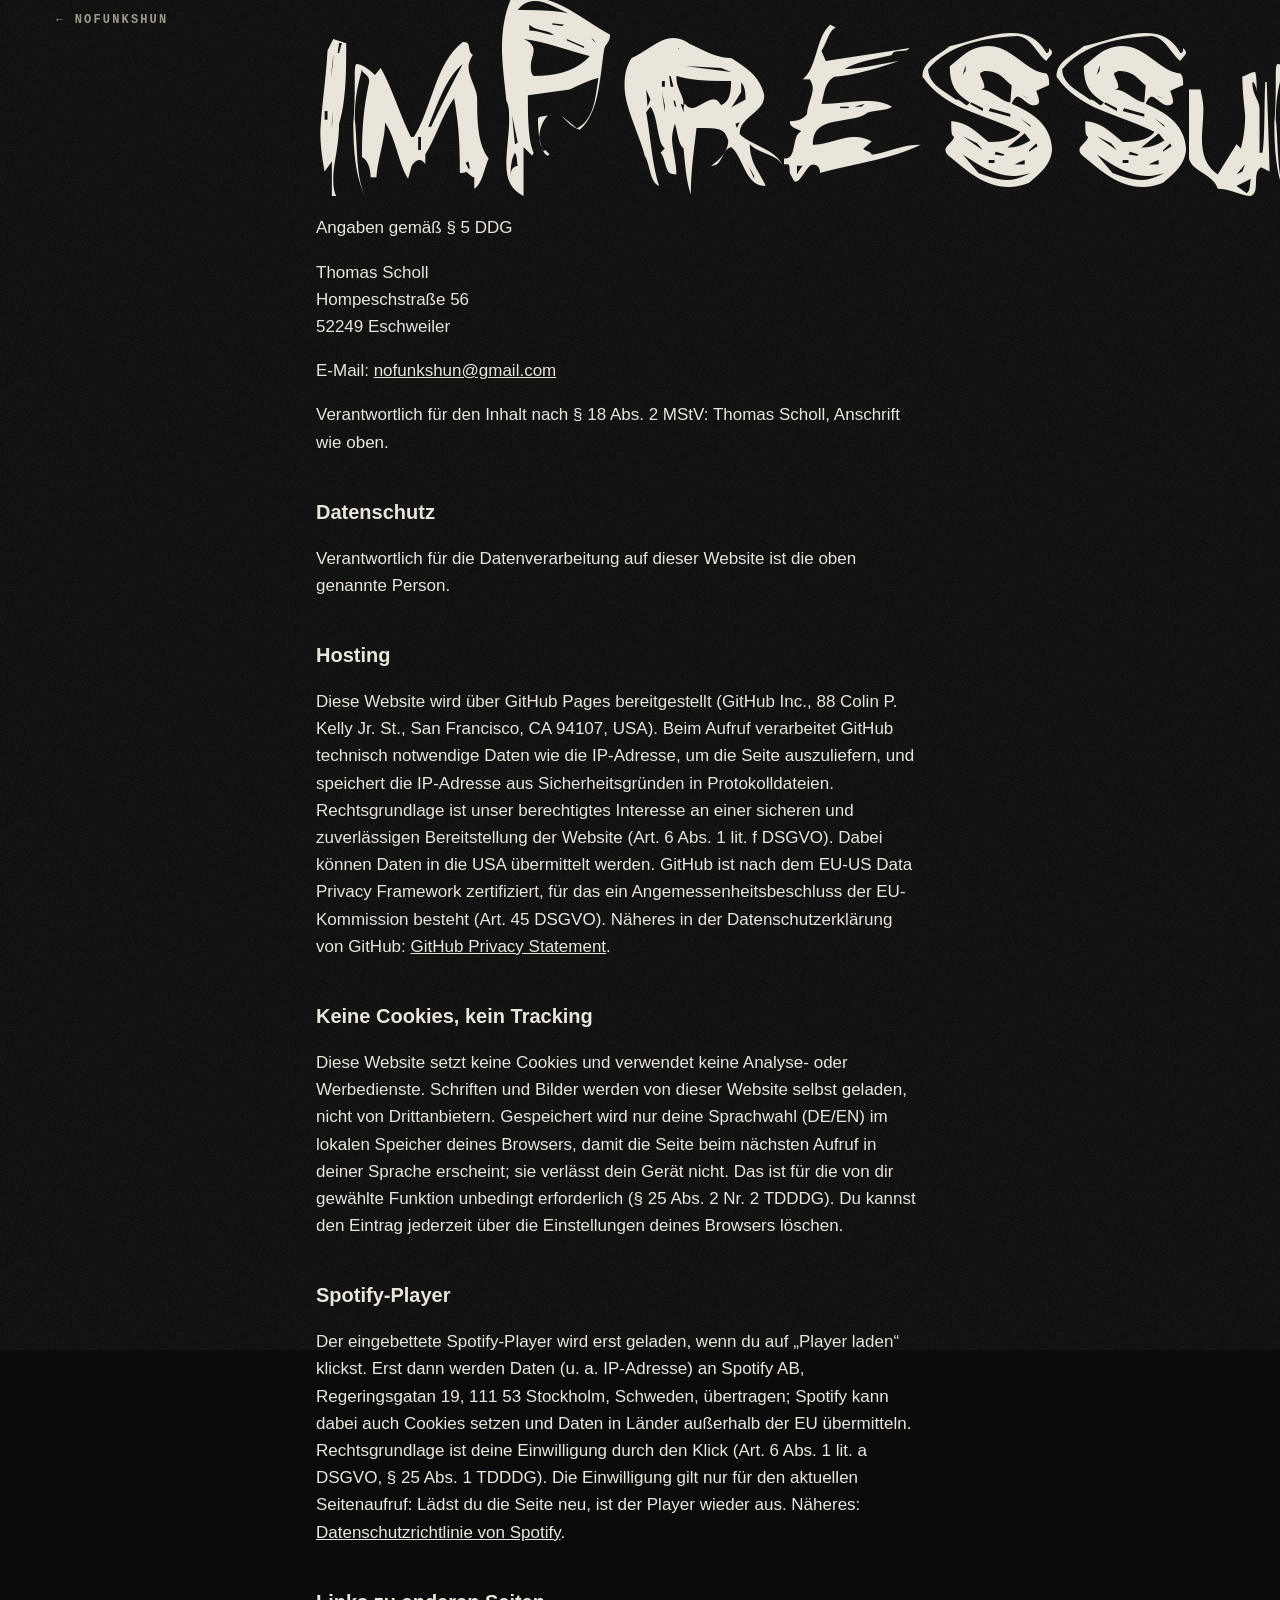
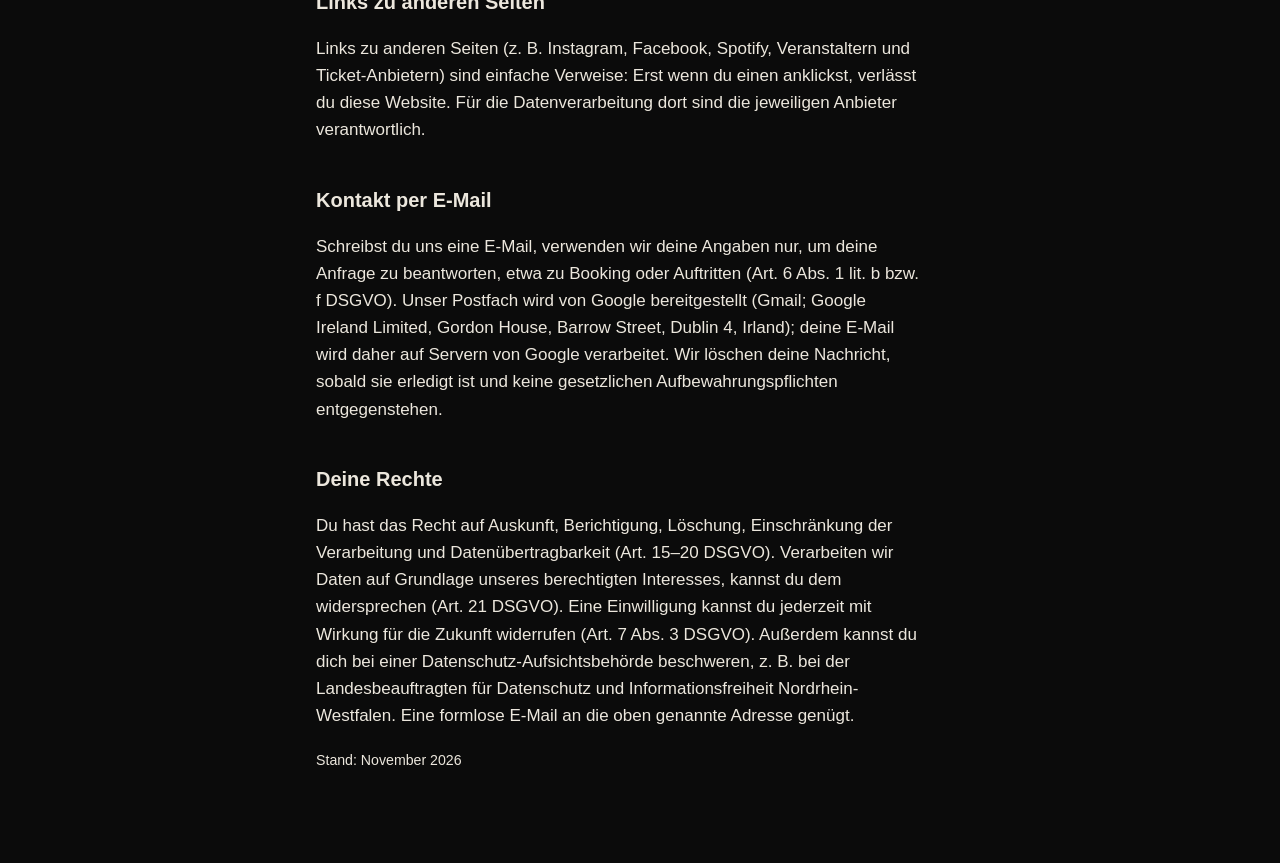
<file: impressum.html>
<!doctype html>
<html lang="de" data-lang="de">
<head>
  <meta charset="utf-8">
  <meta name="viewport" content="width=device-width, initial-scale=1">
  <title>Impressum & Datenschutz – NOFUNKSHUN</title>
  <meta name="robots" content="noindex">
  <link rel="icon" type="image/png" sizes="32x32" href="assets/img/favicon-32.png">
  <link rel="stylesheet" href="styles.css?v=20261127b">
  <style>
    .legal { max-width: 760px; margin: 0 auto; padding: 96px var(--pad) 72px; }
    .legal h1 { font: 400 clamp(48px, 14vw, 96px)/.9 var(--display); text-transform: uppercase; margin: 0 0 32px; }
    .legal h2 { font-size: 20px; margin: 40px 0 8px; }
    .legal p, .legal li { color: var(--ink); max-width: 64ch; }
    .legal .todo { background: var(--accent); color: var(--ink); padding: 0 4px; }
    .back { position: fixed; top: 14px; left: var(--pad); z-index: 40; text-decoration: none; font: 600 12px/1 var(--mono); letter-spacing: .18em; text-transform: uppercase; color: var(--ink-dim); }
  </style>
</head>
<body>
  <a class="back" href="index.html">← Nofunkshun</a>
  <main class="legal">
    <h1>Impressum</h1>
    <p>Angaben gemäß § 5 DDG</p>
    <p>
      Thomas Scholl<br>
      Hompeschstraße 56<br>
      52249 Eschweiler
    </p>
    <p>E-Mail: <a href="mailto:nofunkshun@gmail.com">nofunkshun@gmail.com</a></p>
    <p>Verantwortlich für den Inhalt nach § 18 Abs. 2 MStV: Thomas Scholl, Anschrift wie oben.</p>

    <h2 id="datenschutz">Datenschutz</h2>
    <p>Verantwortlich für die Datenverarbeitung auf dieser Website ist die oben genannte Person.</p>

    <h2>Hosting</h2>
    <p>Diese Website wird über GitHub Pages bereitgestellt (GitHub Inc., 88 Colin P. Kelly Jr. St., San Francisco, CA 94107, USA). Beim Aufruf verarbeitet GitHub technisch notwendige Daten wie die IP-Adresse, um die Seite auszuliefern, und speichert die IP-Adresse aus Sicherheitsgründen in Protokolldateien. Rechtsgrundlage ist unser berechtigtes Interesse an einer sicheren und zuverlässigen Bereitstellung der Website (Art. 6 Abs. 1 lit. f DSGVO). Dabei können Daten in die USA übermittelt werden. GitHub ist nach dem EU-US Data Privacy Framework zertifiziert, für das ein Angemessenheitsbeschluss der EU-Kommission besteht (Art. 45 DSGVO). Näheres in der Datenschutzerklärung von GitHub: <a href="https://docs.github.com/de/site-policy/privacy-policies/github-general-privacy-statement" target="_blank" rel="noopener">GitHub Privacy Statement</a>.</p>

    <h2>Keine Cookies, kein Tracking</h2>
    <p>Diese Website setzt keine Cookies und verwendet keine Analyse- oder Werbedienste. Schriften und Bilder werden von dieser Website selbst geladen, nicht von Drittanbietern. Gespeichert wird nur deine Sprachwahl (DE/EN) im lokalen Speicher deines Browsers, damit die Seite beim nächsten Aufruf in deiner Sprache erscheint; sie verlässt dein Gerät nicht. Das ist für die von dir gewählte Funktion unbedingt erforderlich (§ 25 Abs. 2 Nr. 2 TDDDG). Du kannst den Eintrag jederzeit über die Einstellungen deines Browsers löschen.</p>

    <h2>Spotify-Player</h2>
    <p>Der eingebettete Spotify-Player wird erst geladen, wenn du auf „Player laden“ klickst. Erst dann werden Daten (u. a. IP-Adresse) an Spotify AB, Regeringsgatan 19, 111 53 Stockholm, Schweden, übertragen; Spotify kann dabei auch Cookies setzen und Daten in Länder außerhalb der EU übermitteln. Rechtsgrundlage ist deine Einwilligung durch den Klick (Art. 6 Abs. 1 lit. a DSGVO, § 25 Abs. 1 TDDDG). Die Einwilligung gilt nur für den aktuellen Seitenaufruf: Lädst du die Seite neu, ist der Player wieder aus. Näheres: <a href="https://www.spotify.com/de/legal/privacy-policy/" target="_blank" rel="noopener">Datenschutzrichtlinie von Spotify</a>.</p>

    <h2>Links zu anderen Seiten</h2>
    <p>Links zu anderen Seiten (z. B. Instagram, Facebook, Spotify, Veranstaltern und Ticket-Anbietern) sind einfache Verweise: Erst wenn du einen anklickst, verlässt du diese Website. Für die Datenverarbeitung dort sind die jeweiligen Anbieter verantwortlich.</p>

    <h2>Kontakt per E-Mail</h2>
    <p>Schreibst du uns eine E-Mail, verwenden wir deine Angaben nur, um deine Anfrage zu beantworten, etwa zu Booking oder Auftritten (Art. 6 Abs. 1 lit. b bzw. f DSGVO). Unser Postfach wird von Google bereitgestellt (Gmail; Google Ireland Limited, Gordon House, Barrow Street, Dublin 4, Irland); deine E-Mail wird daher auf Servern von Google verarbeitet. Wir löschen deine Nachricht, sobald sie erledigt ist und keine gesetzlichen Aufbewahrungspflichten entgegenstehen.</p>

    <h2>Deine Rechte</h2>
    <p>Du hast das Recht auf Auskunft, Berichtigung, Löschung, Einschränkung der Verarbeitung und Datenübertragbarkeit (Art. 15–20 DSGVO). Verarbeiten wir Daten auf Grundlage unseres berechtigten Interesses, kannst du dem widersprechen (Art. 21 DSGVO). Eine Einwilligung kannst du jederzeit mit Wirkung für die Zukunft widerrufen (Art. 7 Abs. 3 DSGVO). Außerdem kannst du dich bei einer Datenschutz-Aufsichtsbehörde beschweren, z. B. bei der Landesbeauftragten für Datenschutz und Informationsfreiheit Nordrhein-Westfalen. Eine formlose E-Mail an die oben genannte Adresse genügt.</p>

    <p><small>Stand: November 2026</small></p>
  </main>
</body>
</html>
</file>
<file: styles.css>
/* NOFUNKSHUN – dunkel, roh, mobil zuerst */

@font-face {
  font-family: "Grunge";
  src: url("assets/fonts/grunge.ttf") format("truetype");
  font-display: swap;
}

:root {
  --bg: #0b0b0b;
  --bg-2: #141413;
  --ink: #ece7dd;          /* knochenweiß, passend zum Logo */
  --ink-dim: #9d978c;
  --line: #2a2926;
  --accent: #d8452b;       /* rostrot, sparsam eingesetzt */
  --pad: clamp(16px, 5vw, 56px);
  --max: 1120px;
  --display: "Grunge", "Impact", "Arial Narrow", sans-serif;
  --text: "Helvetica Neue", Helvetica, Arial, system-ui, sans-serif;
  --mono: ui-monospace, "SF Mono", Menlo, monospace;
  --radius-pill: 999px;    /* alle Bedienelemente sind Pillen (Design-System, 10.11.2026) */
  color-scheme: dark;
}

*, *::before, *::after { box-sizing: border-box; }
html { scroll-behavior: smooth; -webkit-text-size-adjust: 100%; overflow-x: clip; }
body {
  margin: 0;
  background: var(--bg);
  color: var(--ink);
  font: 400 17px/1.6 var(--text);
  /* KEIN overflow hier: in Safari würde body sonst ein eigener Scroll-Bereich
     und alle Scroll-Animationen hingen an einem Bereich, der nie scrollt.
     Seitliches Überstehen fängt html { overflow-x: clip } ab. */
}
img { display: block; max-width: 100%; height: auto; }
a { color: inherit; }

/* Körnung über allem – gibt den rohen Druck-Look */
body::after {
  content: "";
  position: fixed; inset: -50%;
  pointer-events: none;
  z-index: 50;
  opacity: .09;
  background-image: url("data:image/svg+xml;utf8,<svg xmlns='http://www.w3.org/2000/svg' width='220' height='220'><filter id='n'><feTurbulence type='fractalNoise' baseFrequency='.85' numOctaves='3' stitchTiles='stitch'/></filter><rect width='100%' height='100%' filter='url(%23n)'/></svg>");
}

/* Sprachumschaltung: nur die aktive Sprache zeigen */
html[data-lang="de"] body [lang="en"],
html[data-lang="en"] body [lang="de"] { display: none !important; }

.skip { position: absolute; left: -999px; top: 8px; z-index: 100; background: var(--ink); color: var(--bg); padding: 8px 12px; }
.skip:focus { left: 8px; }

:focus-visible { outline: 2px solid var(--accent); outline-offset: 3px; }

/* ── Kopfleiste ─────────────────────────────── */
.bar {
  position: fixed; inset: 0 0 auto 0; z-index: 40;
  display: flex; align-items: center; gap: 16px;
  padding: 10px var(--pad);
  padding-top: max(10px, env(safe-area-inset-top));
  background: linear-gradient(to bottom, rgba(11,11,11,.85), rgba(11,11,11,0));
  transition: background .3s;
}
.bar.is-solid { background: var(--bg); box-shadow: 0 1px 0 var(--line); }
.bar__mark img { width: 40px; height: auto; opacity: 0; transition: opacity .3s; }
.bar.is-solid .bar__mark img { opacity: 1; }
.bar__nav { display: none; }
.lang { margin-left: auto; display: flex; gap: 2px; padding: 3px; border: 1px solid var(--ink-dim); border-radius: var(--radius-pill); }
.lang button {
  appearance: none; border: 0; background: transparent; color: var(--ink-dim);
  font: 600 13px/1 var(--mono); letter-spacing: .08em;
  padding: 8px 12px; min-width: 44px; min-height: 34px; cursor: pointer; border-radius: var(--radius-pill);
}
html[data-lang="de"] .lang [data-set-lang="de"],
html[data-lang="en"] .lang [data-set-lang="en"] { background: var(--ink); color: var(--bg); }
/* Handy: Kopfleiste scrollt mit der Seite weg und liegt ohne dunklen Balken über dem Foto */
@media (max-width: 759px) {
  .bar, .bar.is-solid { position: absolute; background: none; box-shadow: none; }
  .bar__mark { display: none; }
  .lang { background: rgba(11,11,11,.35); -webkit-backdrop-filter: blur(10px); backdrop-filter: blur(10px); border-color: rgba(236,231,221,.45); }
}

/* ── Hero ───────────────────────────────────── */
/* Bis zum Fotoshooting (14.11.2026) ohne Startfoto: nur das Logo, groß und mittig.
   Licht von hinten nach vorn:
   ::before – kalter, schmaler Lichtkegel von oben (ein einzelner Spot) + dunkle Ecken.
              Flackert bei jedem Logo-Glitch kurz mit (Bewegung siehe unten).
   ::after  – schwache rote Glut tief hinter dem Logo, atmet langsam. */
.hero {
  position: relative;
  min-height: 100svh;
  display: grid; place-items: center;
  padding: 88px var(--pad) 72px;
  text-align: center;
  isolation: isolate;
  overflow: clip;
}
.hero::before, .hero::after { content: ""; position: absolute; inset: 0; pointer-events: none; }
.hero::before {
  z-index: -1;
  background:
    radial-gradient(ellipse 34% 72% at 50% -6%, rgba(236,231,221,.12), rgba(236,231,221,.035) 55%, rgba(236,231,221,0) 78%),
    radial-gradient(ellipse 95% 80% at 50% 45%, rgba(0,0,0,0) 50%, rgba(0,0,0,.6) 100%);
}
.hero::after {
  z-index: -2;
  background: radial-gradient(ellipse 42% 24% at 50% 68%, rgba(216,69,43,.22), rgba(216,69,43,.06) 50%, rgba(216,69,43,0) 75%);
}
.hero__inner { width: 100%; max-width: 760px; }
.hero__logo { position: relative; margin: 0 auto; width: min(86vw, 640px, 58svh); }
.hero__logo img { display: block; width: 100%; height: auto; filter: drop-shadow(0 8px 40px rgba(0,0,0,.6)); }
/* Glitch-Kopien: rote und helle Fläche mit dem Logo als Schablone, liegen deckungsgleich
   über dem Logo und sind nur während des Glitchs zu sehen (Bewegung siehe unten). */
.hero__logo .glitch {
  position: absolute; inset: 0; opacity: 0; pointer-events: none;
  -webkit-mask: url("assets/img/logo-1400.webp") center / 100% 100% no-repeat;
          mask: url("assets/img/logo-1400.webp") center / 100% 100% no-repeat;
}
/* Bandfoto im Glitch: .glitch--photo zeigt das Foto in der Logoform, .hero__ghost als weichen Schimmer
   dahinter. Ohne Bewegung bleiben beide unsichtbar und das Foto wird gar nicht erst geladen. */
.hero__logo { isolation: isolate; }
.hero__ghost {
  position: absolute; inset: -8% -12%; z-index: -1; opacity: 0; pointer-events: none;
  -webkit-mask: radial-gradient(closest-side, #000 35%, transparent 100%);
          mask: radial-gradient(closest-side, #000 35%, transparent 100%);
}
.glitch--red { background: var(--accent); }
.glitch--ink { background: var(--ink); }
.hero__genre {
  margin: 18px 0 26px;
  font: 600 11px/1.4 var(--mono); letter-spacing: .18em; text-transform: uppercase; color: var(--ink);
  opacity: .78;
}
.hero__cta { display: flex; flex-direction: column; align-items: center; gap: 18px; }
.hero__next { display: inline-flex; flex-direction: column; align-items: center; gap: 4px; text-decoration: none; padding: 4px 8px; }
.hero__next-label { font: 600 11px/1.4 var(--mono); letter-spacing: .2em; text-transform: uppercase; color: var(--accent); }
.hero__next-what { font: 600 16px/1.3 var(--text); color: var(--ink); border-bottom: 1px solid rgba(236,231,221,.35); padding-bottom: 2px; transition: border-color .15s; }
.hero__next:hover .hero__next-what { border-color: var(--ink); }
.hero__down {
  position: absolute; bottom: 14px; left: 50%; transform: translateX(-50%);
  text-decoration: none; font-size: 20px; color: var(--ink-dim);
  animation: bob 2.4s ease-in-out infinite;
}
@keyframes bob { 50% { transform: translate(-50%, 6px); } }

/* ── Sanftes Einblenden beim Scrollen (nur mit JS, nicht bei „Bewegung reduzieren“) ── */
.js .reveal { opacity: 0; translate: 0 22px; transition: opacity .8s ease, translate .8s cubic-bezier(.2,.7,.2,1); }
.js .reveal.is-in { opacity: 1; translate: none; }

/* ── Buttons ────────────────────────────────── */
.btn {
  display: inline-flex; align-items: center; justify-content: center;
  min-height: 48px; padding: 12px 22px;
  border: 2px solid var(--ink); border-radius: var(--radius-pill); background: transparent; color: var(--ink);
  font: 700 14px/1.2 var(--text); letter-spacing: .12em; text-transform: uppercase;
  text-decoration: none; cursor: pointer;
  transition: background .15s, color .15s, border-color .15s;
}
.btn:hover { background: var(--ink); color: var(--bg); }
.btn--solid { background: var(--ink); color: var(--bg); }
.btn--solid:hover { background: var(--accent); border-color: var(--accent); color: var(--ink); }

/* ── Abschnitte ─────────────────────────────── */
.sec {
  max-width: var(--max); margin: 0 auto;
  padding: 72px var(--pad);
  scroll-margin-top: 56px;
}
.sec__title {
  margin: 0 0 30px;
  /* Grunge läuft in Großbuchstaben sehr breit. Titel bleiben einzeilig und
     werden so klein, dass das breiteste Wort (--title-em, Breite in em) passt.
     09.11.: kleiner (max. 58 statt 96 px), damit der Inhalt darunter nicht untergeht. */
  font: 400 min(clamp(30px, 8vw, 58px), calc((min(100vw, var(--max)) - 2 * var(--pad)) / var(--title-em, 8.9)))/1 var(--display);
  letter-spacing: 0; text-transform: uppercase;
  white-space: nowrap;
  transform: rotate(-1.5deg); transform-origin: left;
  /* Nachglühen in Rost-Rot, wie die Glut hinter dem Logo */
  text-shadow: 0 0 .16em rgba(216,69,43,.5), 0 0 .55em rgba(216,69,43,.32), 0 0 1.3em rgba(216,69,43,.18);
}
.sec__title::after {
  content: ""; display: block; width: 64px; height: 4px; margin-top: 14px;
  background: var(--accent); transform: rotate(1.5deg);
}
/* Titel schreiben sich beim Scrollen (09.11.): die Grunge-Buchstaben als SVG-Pfad,
   freigelegt von Pinselstrichen in Schreibreihenfolge (Maske). Erzeugt mit
   tools/titel-schreiben.py; die Breite je Wort steht am SVG. Ohne Scroll-Animation
   oder bei „Bewegung reduzieren“ steht das Wort sofort fertig da.
   Das SVG ist 1 em hoch wie die Zeile; die Grundlinie liegt wie bei Grunge-Text
   1,1 em unter der Oberkante, die Oberlängen ragen sichtbar darüber hinaus.
   Der echte Text steht für Screenreader und Suche unsichtbar daneben (.vh). */
.sec__title--write { text-shadow: none; }
.write {
  display: block; height: 1em; overflow: visible;
  filter: drop-shadow(0 0 .16em rgba(216,69,43,.45)) drop-shadow(0 0 .5em rgba(216,69,43,.22)) drop-shadow(0 0 1.1em rgba(216,69,43,.1));
}
.write__ink { fill: var(--ink); }
.vh { position: absolute; width: 1px; height: 1px; overflow: hidden; clip-path: inset(50%); white-space: nowrap; }
.kicker { margin: 0 0 6px; font: 600 12px/1.4 var(--mono); letter-spacing: .2em; text-transform: uppercase; color: var(--ink-dim); }

/* ── Gigs ───────────────────────────────────── */
.gigs { list-style: none; margin: 0; padding: 0; border-top: 1px solid var(--line); }
.gig {
  display: grid; grid-template-columns: 76px 1fr; gap: 12px 16px;
  padding: 20px 0; border-bottom: 1px solid var(--line);
}
.gig__date { text-align: center; border: 2px solid var(--ink); padding: 8px 4px; align-self: start; }
.gig__links { grid-column: 2; }
.gig__day { display: block; font: 400 38px/1 var(--display); }
.gig__mon { display: block; font: 600 12px/1.3 var(--mono); letter-spacing: .14em; text-transform: uppercase; }
.gig__year { display: block; font: 12px/1.3 var(--mono); color: var(--ink-dim); }
.gig__where { margin: 0; font-weight: 700; font-size: 21px; line-height: 1.25; }
.gig__meta { margin: 0; color: var(--ink-dim); font-size: 16px; }
.gig__links { display: flex; flex-wrap: wrap; gap: 10px; }
.gig__links .btn { min-height: 42px; padding: 9px 16px; font-size: 13px; }
.gigs__none { color: var(--ink-dim); }

/* Vergangene Gigs: gerahmte Liste wie hinten auf dem Tourshirt */
.past { margin-top: 64px; padding: 36px 16px 32px; border: 2px solid var(--ink); text-align: center; }
.past__head { margin: 0; font: 400 clamp(20px, 6vw, 30px)/2.1 var(--display); text-transform: uppercase; }
.past__head span { display: block; }
.past__stats { margin: 4px 0 24px; font: 600 12px/1.6 var(--mono); letter-spacing: .18em; text-transform: uppercase; color: var(--accent); }
.past__list { list-style: none; margin: 0 auto; padding: 0; max-width: 820px; }
.past__list li { break-inside: avoid; padding: 6px 0; font: 600 12px/1.5 var(--mono); letter-spacing: .08em; text-transform: uppercase; }
.past__row { display: block; text-decoration: none; }
.past__date { color: var(--ink-dim); margin-right: .2ch; }
a.past__row:hover, a.past__row:focus-visible { color: var(--accent); }
a.past__row:hover .past__date, a.past__row:focus-visible .past__date { color: var(--accent); }

/* ── Musik ──────────────────────────────────── */
.sec--music { position: relative; }
.release { display: grid; gap: 24px; }
.release__cover { width: 100%; border: 1px solid var(--line); }
.release__title { margin: 4px 0 20px; }
.release__title img { width: min(100%, 340px); }
.tracks { margin: 0 0 24px; padding: 0; list-style: none; counter-reset: t; }
.tracks li { counter-increment: t; padding: 8px 0; border-bottom: 1px solid var(--line); font-weight: 600; }
.tracks li::before { content: counter(t, decimal-leading-zero); font: 13px var(--mono); color: var(--accent); margin-right: 14px; }

.embed {
  margin-top: 40px; padding: 20px; border: 1px dashed var(--ink-dim);
  display: grid; gap: 14px; justify-items: start; color: var(--ink-dim); font-size: 15px;
}
.embed p { margin: 0; }
.embed.is-loaded { padding: 0; border: 0; }
.embed iframe { width: 100%; height: 352px; border: 0; border-radius: 12px; }


/* ── Band ───────────────────────────────────── */
.band { display: grid; gap: 40px; }
.bio p { margin: 0 0 1em; max-width: 62ch; }
.bio .lead { font-size: clamp(20px, 5vw, 26px); line-height: 1.35; font-weight: 700; }
.band__photo { margin: 0; align-self: start; border: 1px solid var(--line); background: var(--bg-2); }
.band__photo img { display: block; width: 100%; height: auto; }
/* Mitglieder als Porträtkarten (09.11., Fotos Armin Zedler, schwarz-weiß) */
.members {
  list-style: none; margin: 48px 0 0; padding: 0;
  display: grid; grid-template-columns: 1fr 1fr; gap: 10px;
}
.member { display: grid; gap: 4px; }
.member img {
  display: block; width: 100%; aspect-ratio: 4 / 5; height: auto; object-fit: cover;
  background: var(--bg-2); margin-bottom: 8px; filter: contrast(1.02);
}
.member b { font-size: 17px; line-height: 1.2; }
.member span { font: 12px/1.5 var(--mono); letter-spacing: .12em; text-transform: uppercase; color: var(--ink-dim); }
/* Handy: fünf Karten in zwei Spalten → die letzte (Schlagzeug) liegt quer über beide */
.member:last-child { grid-column: span 2; }
.member:last-child img { aspect-ratio: 16 / 10; }
.band__stage { margin: 32px 0 0; border: 1px solid var(--line); background: var(--bg-2); }
.band__stage img { display: block; width: 100%; height: auto; }
.gallery__credit.members__credit { margin-top: 20px; }

/* ── Fotos ──────────────────────────────────── */
/* Bildstrecke (09.11.): wischen auf dem Handy, Pfeile am Rechner; Fotos in ihrem eigenen Format */
.show { position: relative; margin: 0 calc(var(--pad) * -1); }
.show__track {
  list-style: none; margin: 0; padding: 0 var(--pad);
  display: flex; gap: 8px; overflow-x: auto; overscroll-behavior-x: contain;
  scroll-snap-type: x mandatory; scroll-padding-inline: var(--pad); scrollbar-width: none;
}
.show__track::-webkit-scrollbar { display: none; }
.show__track:focus-visible { outline: 2px solid var(--accent); outline-offset: 4px; }
.show__slide { flex: none; scroll-snap-align: start; background: var(--bg-2); }
.show__track { align-items: center; }
/* Handy: jedes Foto fast bildschirmbreit und ganz zu sehen (Querformat flacher, Hochformat höher) */
.show__slide img { display: block; width: calc(100vw - 2 * var(--pad) - 28px); height: auto; max-height: 64svh; object-fit: contain; }
/* Rechner: alle Fotos gleich hoch, Breite folgt dem Format */
@media (min-width: 760px) {
  .show__track { align-items: stretch; }
  .show__slide img { height: clamp(320px, 64vh, 620px); width: auto; max-width: none; max-height: none; }
}
.show__nav { display: flex; align-items: center; gap: 16px; margin: 16px var(--pad) 0; }
.show__btn {
  width: 48px; height: 48px; display: grid; place-items: center; cursor: pointer;
  background: none; color: var(--ink); border: 1px solid var(--ink-dim); border-radius: var(--radius-pill); font: 20px/1 var(--text);
  transition: background-color .15s, color .15s, opacity .15s;
}
.show__btn:hover, .show__btn:focus-visible { background: var(--ink); color: var(--bg); border-color: var(--ink); }
.show__btn:disabled { opacity: .3; pointer-events: none; }
.show__count { font: 600 13px/1 var(--mono); letter-spacing: .16em; color: var(--ink-dim); min-width: 7ch; text-align: center; }
.show__count b { color: var(--ink); }
.gallery__credit { margin: 14px 0 0; font: 12px/1.6 var(--mono); letter-spacing: .1em; text-transform: uppercase; color: var(--ink-dim); }

/* ── Kontakt ────────────────────────────────── */
.sec--contact { padding-bottom: 96px; }
.mail {
  display: inline-block; margin: 4px 0 28px;
  font-weight: 800; font-size: clamp(22px, 7vw, 48px); line-height: 1.1;
  text-decoration: none; word-break: break-all;
  border-bottom: 3px solid var(--accent);
}
.mail:hover { color: var(--accent); }
/* Social Media (09.11.): App-Zeichen in den Farben der Plattformen, Wunsch von Thomas.
   Zeichen als <symbol> oben in index.html, Kachel-Hintergrund hier per CSS. */
.kicker--social { margin-top: 8px; margin-bottom: 14px; }
.social {
  list-style: none; margin: 0; padding: 0;
  display: grid; gap: 10px; grid-template-columns: 1fr; max-width: 940px;
}
@media (min-width: 480px) { .social { grid-template-columns: repeat(2, 1fr); } }
@media (min-width: 960px) { .social { grid-template-columns: repeat(4, 1fr); } }
.social a {
  display: flex; align-items: center; gap: 14px; padding: 12px 16px 12px 12px;
  background: var(--bg-2); border: 1px solid var(--line); text-decoration: none;
  transition: border-color .2s, transform .2s;
}
.social a:hover, .social a:focus-visible { border-color: var(--ink-dim); transform: translateY(-2px); }
.social__txt { display: grid; gap: 3px; min-width: 0; }
.social__txt b { font-size: 17px; line-height: 1.1; }
.social__txt small { font: 12px/1.3 var(--mono); letter-spacing: .1em; text-transform: uppercase; color: var(--ink-dim); }

/* Plattform-Zeichen: offizielle weiße Dateien der Anbieter (assets/icons/), unverändert */
.app {
  --s: 40px;
  flex: none; display: grid; place-items: center;
  width: var(--s); height: var(--s);
}
.app img { width: 100%; height: 100%; object-fit: contain; }
.app--instagram img { width: 86%; height: 86%; }
.app--apple-music img { width: 90%; height: 90%; }

/* Reihe nur aus App-Kacheln (Start und Fußzeile) */
.app-row { list-style: none; margin: 0; padding: 0; display: flex; gap: 10px; align-items: center; justify-content: center; }
.app-row a { display: block; padding: 4px; opacity: .9; transition: transform .2s, opacity .2s; }
.app-row a:hover, .app-row a:focus-visible { transform: translateY(-2px); opacity: 1; }
.foot__social .app { --s: 24px; }
.hero__social { gap: 18px; }
.hero__social .app { --s: 32px; }

/* ── Fuß ────────────────────────────────────── */
.foot {
  border-top: 1px solid var(--line);
  padding: 24px var(--pad) max(24px, env(safe-area-inset-bottom));
  display: flex; flex-wrap: wrap; justify-content: space-between; align-items: center; gap: 8px;
  font: 12px/1.6 var(--mono); letter-spacing: .1em; text-transform: uppercase; color: var(--ink-dim);
}
.foot p { margin: 0; }

/* ── Größere Bildschirme ────────────────────── */
@media (min-width: 760px) {
  .bar__nav { display: flex; gap: 22px; margin-left: 12px; }
  .bar__nav a {
    text-decoration: none; font: 600 12px/1 var(--mono); letter-spacing: .18em; text-transform: uppercase;
    color: var(--ink-dim); padding: 8px 0;
  }
  .bar__nav a:hover { color: var(--ink); }
  .sec { padding-top: 112px; padding-bottom: 112px; }
  .gig { grid-template-columns: 92px 1fr auto; align-items: center; gap: 0 28px; }
  .gig__links { grid-column: 3; }
  .past { padding: 48px 32px 40px; }
  .past__head { font-size: 44px; }
  .past__stats { letter-spacing: .3em; }
  .past__list { columns: 2; column-gap: 48px; text-align: left; }
  .past__row { padding-left: 10.2ch; text-indent: -10.2ch; }
  .release { grid-template-columns: 1fr 1fr; gap: 48px; align-items: end; }
  .band { grid-template-columns: 1.4fr 1fr; gap: 64px; }
  .members { grid-template-columns: repeat(5, 1fr); gap: 14px; margin-top: 64px; }
  .band__stage { margin-top: 48px; }
  .member:last-child { grid-column: auto; }
  .member:last-child img { aspect-ratio: 4 / 5; }
  .show__track { gap: 12px; }
}

@media (prefers-reduced-motion: reduce) {
  html { scroll-behavior: auto; }
  .hero__down { animation: none; }
}

/* ══ Fließende Bänder zwischen den Abschnitten ═══════════════════════ */
/* Grunge zeichnet ihre Großbuchstaben rund doppelt so hoch wie die Schriftgröße
   (Glyphen bis 2,07 em über der Grundlinie, Zeile nur 1 em). Darum hier hohe
   Zeile + Polster oben, damit nichts an einer Kante abgeschnitten wird. */
.flow {
  overflow-x: clip; margin: clamp(16px, 4vw, 40px) 0;
  border-block: 1px solid var(--line);
  font-family: var(--display); text-transform: uppercase;
  white-space: nowrap; user-select: none;
  container-type: inline-size;
}
/* Alle vier Begriffe passen ganz in die Breite: die Zeile ist ~40 em breit,
   also Schriftgröße = Breite / 42 (am Handy zwei Zeilen à ~23 em → / 25). Mit Luft am Rand. */
.flow__row {
  display: flex; justify-content: center; align-items: center;
  padding: .45em var(--pad) .1em; line-height: 2.3;
  font-size: min(44px, calc((100cqi - 2 * var(--pad)) / 42));
}
.flow__half { display: inline-flex; align-items: center; }
@media (max-width: 759px) {
  .flow__row { flex-direction: column; line-height: 1.9; padding-bottom: .3em; font-size: calc((100cqi - 2 * var(--pad)) / 25); }
  .flow__mid { display: none !important; }
}
.flow__row i { flex-shrink: 0; display: inline-block; width: .16em; height: .16em; margin: 0 .38em; background: var(--accent); border-radius: 50%; translate: 0 -.05em; }

.stage {
  position: relative; margin: 0; height: clamp(240px, 62vw, min(78svh, 860px)); overflow: clip; /* Handy: flacher, damit alle fünf im Bild bleiben */
  -webkit-mask-image: linear-gradient(to bottom, transparent, #000 16%, #000 84%, transparent);
          mask-image: linear-gradient(to bottom, transparent, #000 16%, #000 84%, transparent);
}
.stage img { position: absolute; left: 0; top: -15%; width: 100%; height: 130%; object-fit: cover; object-position: 50% 45%; filter: brightness(.7); }
/* Handy: Foto nur wenig größer als die Fläche, sonst fallen Sänger und Gitarrist an den Rändern raus */
@media (max-width: 759px) {
  .stage img { top: -7.5%; height: 115%; }
}
.stage figcaption {
  position: absolute; left: var(--pad); bottom: 18%; text-shadow: 0 1px 12px rgba(0,0,0,.8);
  font: 600 12px/1.4 var(--mono); letter-spacing: .2em; text-transform: uppercase; color: var(--ink);
}

/* Nach-oben-Knopf (09.11.): läuft unten rechts mit, sichtbar ab dem Ende des Startbereichs (script.js) */
.to-top {
  position: fixed; z-index: 45;
  right: max(16px, env(safe-area-inset-right)); bottom: max(16px, env(safe-area-inset-bottom));
  width: 48px; height: 48px; display: grid; place-items: center;
  background: rgba(11,11,11,.82); color: var(--ink); border: 1px solid var(--ink-dim); border-radius: var(--radius-pill);
  -webkit-backdrop-filter: blur(6px); backdrop-filter: blur(6px);
  font: 22px/1 var(--text); text-decoration: none;
  opacity: 0; translate: 0 12px; pointer-events: none;
  transition: opacity .25s, translate .25s, background-color .15s, color .15s, border-color .15s;
}
.to-top.is-on { opacity: 1; translate: 0 0; pointer-events: auto; }
.to-top:hover, .to-top:focus-visible { background: var(--accent); border-color: var(--accent); color: #fff; }
/* Handy: Fußzeile endet über dem Knopf, damit er die Zeichen dort nicht verdeckt */
@media (max-width: 759px) { .foot { padding-bottom: max(80px, calc(env(safe-area-inset-bottom) + 72px)); } }
@media (min-width: 760px) {
  .to-top { right: 24px; bottom: 24px; }
  .foot { padding-right: calc(var(--pad) + 72px); }   /* Platz für den Knopf */
}
@media (prefers-reduced-motion: reduce) { .to-top { transition: none; } }

/* Fortschritt oben – nur mit Scroll-Animation sichtbar */
.progress { position: fixed; inset: 0 0 auto 0; z-index: 60; height: 3px; background: var(--accent); transform-origin: 0 50%; scale: 0 1; pointer-events: none; }

/* ══ Bewegung beim Scrollen ═══════════════════════════════════════════
   Alles über CSS-Scroll-Animationen (laufen im Compositor, kein JS pro Frame).
   Nur wenn der Browser sie kann und niemand „Bewegung reduzieren“ eingestellt hat.
   Ohne Unterstützung bleibt die Seite ruhig; das Einblenden übernimmt dann script.js. */
@media (prefers-reduced-motion: no-preference) {
  /* Ankommen: Logo, Genre und Knöpfe erscheinen nacheinander */
  @keyframes intro { from { opacity: 0; translate: 0 26px; filter: blur(8px); } }
  .hero__logo  { animation: intro 1.1s cubic-bezier(.2,.7,.2,1) .1s backwards; }

  /* Logo-Glitch (Variante A): 0,75 s Störung, dann 3,25 s Ruhe, endlos (4-s-Takt seit 27.11.2026, vorher 5 s).
     Die Prozentwerte sind die Schritte der 0,75-s-Störung auf den 4-s-Takt umgerechnet (×0,1875). steps(1) = harte
     Sprünge statt Überblendung. Läuft nur, solange der Start sichtbar ist (.hero.is-still per JS). */
  .hero__logo img     { animation: glitch-jitter 4s steps(1, end) 1.3s infinite; }
  .glitch--red        { animation: glitch-slice-a 4s steps(1, end) 1.3s infinite; }
  .glitch--ink        { animation: glitch-slice-b 4s steps(1, end) 1.3s infinite; }
  /* Bandfoto: bei jedem zweiten Glitch, also alle 8 s (8-s-Takt, gleicher Start) reißt das Foto in Streifen auf,
     rastet in den Buchstaben ein, steht gut eine Sekunde mit langsamem Heranzoomen und zerfällt
     wieder in Streifen. Harte Sprünge nur in den Stör-Phasen (steps), dazwischen weich (ease). */
  .glitch--photo { background: url("assets/img/band-glitch.webp") 50% 42% / cover; animation: glitch-photo 8s 1.3s infinite; }
  .hero__ghost   { background: url("assets/img/band-glitch.webp") 50% 42% / cover; animation: glitch-ghost 8s 1.3s infinite; }
  .hero::before { animation: light-flicker 4s steps(1, end) 1.3s infinite; }
  .hero::after  { animation: ember 7s ease-in-out infinite alternate; }
  .hero.is-still .hero__logo img, .hero.is-still .glitch, .hero.is-still .hero__ghost, .hero.is-still::before, .hero.is-still::after { animation-play-state: paused; }
  @keyframes glitch-photo {
    0%    { opacity: 0;   translate: -12px 0; scale: 1.08; clip-path: inset(46% 0 38% 0); animation-timing-function: steps(1, end); }
    1.25%    { opacity: .55; translate: 10px 0;  clip-path: inset(62% 0 20% 0); animation-timing-function: steps(1, end); }
    2.5%    { opacity: .2;  translate: -7px 0;  clip-path: inset(14% 0 64% 0); animation-timing-function: steps(1, end); }
    3.75%    { opacity: .7;  translate: 5px 0;   clip-path: inset(28% 0 34% 0); animation-timing-function: steps(1, end); }
    5%    { opacity: .45; translate: -3px 0;  clip-path: inset(6% 0 46% 0);  animation-timing-function: cubic-bezier(.2,.7,.2,1); }
    8.75%    { opacity: 1;   translate: 0 0;     scale: 1.06; clip-path: inset(0 0 0 0); animation-timing-function: linear; }
    21.25%   { opacity: 1;   translate: 0 0;     scale: 1;    clip-path: inset(0 0 0 0); animation-timing-function: steps(1, end); }
    22.5%   { opacity: .75; translate: 9px 0;   clip-path: inset(0 0 42% 0);  animation-timing-function: steps(1, end); }
    23.75%   { opacity: .5;  translate: -11px 0; clip-path: inset(52% 0 8% 0);  animation-timing-function: steps(1, end); }
    25%   { opacity: .25; translate: 4px 0;   clip-path: inset(34% 0 50% 0); animation-timing-function: steps(1, end); }
    26.25%, 100% { opacity: 0; translate: none; scale: 1; clip-path: inset(50% 0 50% 0); }
  }
  @keyframes glitch-ghost {
    0%    { opacity: 0;   translate: 14px 0; scale: 1.1;  animation-timing-function: steps(1, end); }
    1.875%  { opacity: .1;  translate: -10px 0;             animation-timing-function: steps(1, end); }
    3.75%    { opacity: .03; translate: 6px 0;               animation-timing-function: cubic-bezier(.2,.7,.2,1); }
    10%    { opacity: .16; translate: 0 0;    scale: 1.06; animation-timing-function: linear; }
    21.25%   { opacity: .16; scale: 1.02;                    animation-timing-function: ease-in; }
    26.25%, 100% { opacity: 0; translate: none; scale: 1; }
  }
  @keyframes light-flicker {
    0%    { opacity: .3; }
    2.25%  { opacity: 1; }
    4.5%  { opacity: .15; }
    6.75%  { opacity: .85; }
    9%  { opacity: .4; }
    13.5%, 100% { opacity: 1; }
  }
  @keyframes ember { from { opacity: .45; } to { opacity: 1; } }
  @keyframes glitch-jitter {
    0%    { translate: 3px 0;     skew: 0; }
    2.25%  { translate: -4px 1px;  skew: -4deg 0; }
    4.5%  { translate: 2px -1px;  skew: 0; }
    6.75%  { translate: -2px 0;    skew: 3deg 0; }
    9%  { translate: 4px 0;     skew: 0; }
    11.25%    { translate: -1px 0;    skew: -1deg 0; }
    13.5%, 100% { translate: none; skew: none; }
  }
  @keyframes glitch-slice-a {
    0%    { opacity: .9; translate: -10px 0; clip-path: inset(12% 0 70% 0); }
    2.25%  { translate: 8px 0;   clip-path: inset(58% 0 22% 0); }
    4.5%  { translate: -5px 0;  clip-path: inset(30% 0 52% 0); }
    6.75%  { translate: 12px 0;  clip-path: inset(78% 0 6% 0); }
    9%  { translate: -4px 0;  clip-path: inset(2% 0 86% 0); }
    11.25%    { translate: 3px 0;   clip-path: inset(44% 0 40% 0); }
    13.5%, 100% { opacity: 0; translate: none; clip-path: inset(50% 0 50% 0); }
  }
  @keyframes glitch-slice-b {
    0%    { opacity: .8; translate: 7px 0;  clip-path: inset(64% 0 18% 0); }
    2.25%  { translate: -9px 0;  clip-path: inset(20% 0 66% 0); }
    4.5%  { translate: 6px 0;   clip-path: inset(82% 0 4% 0); }
    6.75%  { translate: -7px 0;  clip-path: inset(40% 0 44% 0); }
    9%  { translate: 5px 0;   clip-path: inset(8% 0 78% 0); }
    11.25%    { translate: -2px 0;  clip-path: inset(70% 0 16% 0); }
    13.5%, 100% { opacity: 0; translate: none; clip-path: inset(50% 0 50% 0); }
  }
  .hero__genre { animation: intro .9s cubic-bezier(.2,.7,.2,1) .45s backwards; }
  .hero__cta   { animation: intro .9s cubic-bezier(.2,.7,.2,1) .65s backwards; }

  @view-transition { navigation: auto; }

  @supports ((animation-timeline: view()) and (animation-range: entry)) {
    /* Fortschrittslinie */
    @keyframes nfs-progress { to { scale: 1 1; } }
    .progress { animation: nfs-progress linear both; animation-timeline: scroll(root); }

    /* Start löst sich auf: Foto sinkt langsamer (Tiefe), Schrift steigt und verblasst */
    .hero { view-timeline: --hero; }
    @keyframes hero-lift { to { translate: 0 -14vh; scale: .92; opacity: 0; } }
    .hero__inner   { animation: hero-lift linear both; animation-timeline: --hero; animation-range: exit 0% exit 55%; }
    .hero__down    { animation: hero-lift linear both; animation-timeline: --hero; animation-range: exit 0% exit 20%; }

    /* Abschnittstitel werden von links freigelegt, der rote Balken wächst nach */
    .sec__title { view-timeline: --title; }
    @keyframes title-wipe {
      /* oben -150 %: die Schrift ragt fast eine Zeilenhöhe über ihren Kasten hinaus */
      /* unten -90 %: Platz für das rote Nachglühen */
      from { clip-path: inset(-150% 100% -90% -20%); translate: -6% 0; }
      to   { clip-path: inset(-150% -20% -90% -20%); translate: 0 0; }
    }
    @keyframes bar-grow { from { scale: 0 1; } }
    .sec__title { animation: title-wipe linear both; animation-timeline: --title; animation-range: entry 10% cover 42%; }
    /* Geschriebene Titel: jeder Strich schreibt sich in seinem Abschnitt der Zeitachse (--a … --b
       steht am Pfad), danach blendet die Maske ganz auf, damit kein Pinselrand fehlt */
    .sec__title--write { animation: none; }
    @keyframes write-pen { from { stroke-dashoffset: 1.02; } to { stroke-dashoffset: 0; } }
    .write__pen path { stroke-dasharray: 1 2; animation: write-pen linear both; animation-timeline: --title; animation-range: cover var(--a) cover var(--b); }
    @keyframes write-done { from { opacity: 0; } }
    .write__done { animation: write-done linear both; animation-timeline: --title; animation-range: cover 40% cover 41%; }
    .sec__title::after { transform-origin: left; animation: bar-grow linear both; animation-timeline: --title; animation-range: cover 25% cover 50%; }

    /* Inhalte gleiten herein */
    @keyframes rise { from { opacity: 0; translate: 0 56px; } }
    .sec > :not(.sec__title) { animation: rise linear both; animation-timeline: view(); animation-range: entry 0% entry 85%; }

    /* Termine und Titel der EP nacheinander */
    @keyframes slide-in { from { opacity: 0; translate: -40px 0; } }
    .gig, .tracks li { animation: slide-in linear both; animation-timeline: view(); animation-range: entry 10% entry 100%; }

    /* EP-Cover kippt in die Gerade */
    @keyframes cover-in { from { opacity: 0; rotate: -6deg; scale: .86; } }
    .release__cover { animation: cover-in linear both; animation-timeline: view(); animation-range: entry 0% cover 40%; }

    /* Porträtkarten kommen nacheinander herein */
    @keyframes card-in { from { opacity: 0; translate: 0 48px; } }
    .member { animation: card-in linear both; animation-timeline: view(); animation-range: entry 0% cover 30%; }
    .member:nth-child(2) { animation-range: entry 6% cover 34%; }
    .member:nth-child(3) { animation-range: entry 12% cover 38%; }
    .member:nth-child(4) { animation-range: entry 18% cover 42%; }
    .member:nth-child(5) { animation-range: entry 24% cover 46%; }

    /* Laufband: läuft beim Scrollen seitlich durch */
    .flow { view-timeline: --flow; }
    /* Hälften gleiten von beiden Seiten herein und stehen ab der Bildschirmmitte ganz still */
    @keyframes flow-from-left  { from { translate: -45% 0; opacity: 0; } }
    @keyframes flow-from-right { from { translate: 45% 0; opacity: 0; } }
    @keyframes flow-dot { from { scale: 0; } }
    .flow__half:first-child { animation: flow-from-left  cubic-bezier(.2,.7,.2,1) both; animation-timeline: --flow; animation-range: entry 0% cover 45%; }
    .flow__half:last-child  { animation: flow-from-right cubic-bezier(.2,.7,.2,1) both; animation-timeline: --flow; animation-range: entry 0% cover 45%; }
    .flow__mid              { animation: flow-dot linear both; animation-timeline: --flow; animation-range: cover 30% cover 45%; }

    /* Bühnenbild: Foto bewegt sich langsamer als die Seite, zoomt dabei leicht heraus */
    .stage { view-timeline: --stage; }
    @keyframes stage-depth { from { translate: 0 -11%; scale: 1.12; } to { translate: 0 11%; scale: 1; } }
    @keyframes caption-in { from { opacity: 0; translate: -30px 0; } }
    .stage img { animation: stage-depth linear both; animation-timeline: --stage; animation-range: cover 0% cover 100%; }
    .stage figcaption { animation: caption-in linear both; animation-timeline: --stage; animation-range: entry 40% cover 50%; }
    @media (max-width: 759px) {
      @keyframes stage-depth-m { from { translate: 0 -6%; } to { translate: 0 6%; } }
      .stage img { animation-name: stage-depth-m; }
    }
  }
}


/* ══ Teaser: Vorgeschmack auf einen neuen Song (10.11.2026) ══════════════════
   Das Logo im Startbereich wird für 30 s zum Equalizer (teaser.js), danach ist alles wie vorher.
   Bauteil „Teaser“ im Design-System. Bedienung:
     - EIN Knopf, der sagt, was er tut: „Reinhören“ ↔ „Stopp“
     - keine Zeile darüber: nur Titel, Knopf, Zeit (11.11.2026: so fügt es sich am besten ein)
     - kein Fortschrittsbalken: der Songtitel läuft von links nach rechts voll (--teaser-p von 0 bis 1)
   Neuer Song: Titel im HTML ändern, assets/teaser/<song>_30s.m4a + .js austauschen (Videoprojekt,
   scripts/web_teaser.py). */
.teaser {
  container-type: inline-size;
  width: min(100%, 400px);
  display: grid; grid-template-columns: auto 1fr; align-items: center;
  column-gap: 14px; row-gap: 10px;
  padding-top: 14px; border-top: 1px solid var(--line);
  text-align: left;
}
/* Songtitel in der Bandschrift, eine Zeile. Die Schrift läuft breit (0,76 em je Zeichen), deshalb richtet
   sich die Größe nach der Breite des Bauteils. Der Kasten ist genau so breit wie der Text, damit das
   Volllaufen am ersten Buchstaben beginnt und am letzten endet. */
.teaser__title {
  grid-column: 1 / -1; justify-self: start; white-space: nowrap;
  /* Die Bandschrift ragt oben und links über ihren Zeilenkasten hinaus (das G von „Ghost“). Beim Volllaufen
     wird nur innerhalb des Kastens gemalt, das G war deshalb angeschnitten. Darum Innenabstand, den ein
     gleich großer negativer Außenabstand wieder aufhebt: mehr Malfläche, gleiche Lage. */
  padding: .26em .12em .06em .1em; margin: -.26em -.12em -.06em -.1em;
  font: 400 clamp(20px, 7.4cqi, 30px)/1.3 var(--display); color: var(--ink);
}
/* Läuft der Song: Der Titel ist erst blass und füllt sich von links mit der Schriftfarbe. Eine schmale
   rostrote Kante markiert die Stelle. Harte Farbsprünge, kein weicher Verlauf. Bei 0 ist nichts gefüllt,
   auch nicht der linke Überstand des ersten Buchstabens. */
.teaser.is-an .teaser__title {
  --x: calc(var(--teaser-p, 0) * 100%);
  background: linear-gradient(90deg,
    var(--ink) 0, var(--ink) calc(var(--x) - 3px),
    var(--accent) calc(var(--x) - 3px), var(--accent) var(--x),
    rgba(236, 231, 221, .26) var(--x), rgba(236, 231, 221, .26) 100%);
  -webkit-background-clip: text; background-clip: text;
  color: transparent; -webkit-text-fill-color: transparent;
}
.teaser__time {
  justify-self: end;
  font: 600 11px/1.4 var(--mono); letter-spacing: .08em; color: var(--ink-dim); font-variant-numeric: tabular-nums;
}
.teaser__error { grid-column: 1 / -1; margin: 0; font: 600 11px/1.4 var(--mono); letter-spacing: .12em; text-transform: uppercase; color: var(--ink-dim); }

/* Knopf: Pille wie alle Buttons der Seite. Zeichen ▶ / ■ sind reine Formen, keine Icon-Datei. */
.teaser__btn {
  appearance: none; display: inline-flex; align-items: center; gap: 10px; cursor: pointer;
  min-height: 48px; padding: 0 22px 0 18px;
  border: 2px solid var(--ink); border-radius: var(--radius-pill); background: transparent; color: var(--ink);
  font: 700 14px/1 var(--text); letter-spacing: .12em; text-transform: uppercase;
  transition: background .15s, color .15s, border-color .15s;
}
.teaser__btn:hover { background: var(--ink); color: var(--bg); }
.teaser__btn[aria-pressed="true"] { background: var(--ink); color: var(--bg); }
.teaser__icon { display: grid; place-items: center; flex: none; }
.teaser__icon::before {
  content: ""; width: 11px; height: 13px; background: currentColor;
  clip-path: polygon(0 0, 100% 50%, 0 100%);                 /* ▶ */
}
.teaser__btn[aria-pressed="true"] .teaser__icon::before { width: 11px; height: 11px; clip-path: none; }   /* ■ */
.teaser__btn[aria-pressed="false"] [data-zustand="an"],
.teaser__btn[aria-pressed="true"]  [data-zustand="aus"] { display: none; }

/* ── Bühne: Zeichenfläche im Logo ───────────── */
/* Liegt in <h1 class="hero__logo"> (position: relative) und steht seitlich 14 %, oben/unten 6 % über. */
.hero__eq {
  position: absolute; left: -14%; top: -6%; width: 128%; height: 112%; z-index: 1;
  pointer-events: none; display: none;
}
.hero.is-teaser .hero__eq { display: block; }
/* Solange der Equalizer läuft, zeichnet die Fläche das Logo (auch das Zurückblenden zum normalen Logo).
   Das <img> bleibt für Screenreader und Layout stehen, ist aber unsichtbar. Die vorhandenen Glitch-Kopien
   ruhen. Danach ist alles wieder wie vorher. */
.hero.is-teaser .hero__logo img { visibility: hidden; animation: none; }
.hero.is-teaser .hero__logo .glitch { display: none; }
.hero.is-teaser .hero__ghost { display: none; }

/* Lichtkegel und Glut des Startbereichs gehen mit: Bass → Glut, Höhen → Spot.
   Nur opacity/transform, damit es beim Compositor bleibt. */
.hero.is-teaser::before { animation: none; opacity: calc(.75 + var(--eq-hoch, 0) * .5); }
.hero.is-teaser::after  { animation: none; opacity: calc(.7 + var(--eq-bass, 0) * 1.6); transform: scale(calc(1 + var(--eq-bass, 0) * .18)); }

/* ── Kleine Leiste, wenn der Knopf aus dem Bild ist (Ton muss immer abschaltbar sein) ── */
.teaser-mini {
  position: fixed; left: 12px; bottom: 12px; z-index: 45;
  bottom: max(12px, env(safe-area-inset-bottom));
  display: flex; align-items: center; gap: 12px;
  padding: 6px 6px 6px 16px;
  background: var(--bg); border: 1px solid var(--ink-dim); border-radius: var(--radius-pill);
  font: 600 11px/1.4 var(--mono); letter-spacing: .14em; text-transform: uppercase; color: var(--ink-dim);
}
.teaser-mini[hidden] { display: none; }
.teaser-mini__time { font-variant-numeric: tabular-nums; color: var(--ink); }
.teaser-mini button {
  appearance: none; min-width: 48px; min-height: 44px; padding: 0 14px; cursor: pointer;
  border: 0; border-radius: var(--radius-pill); background: var(--ink); color: var(--bg);
  font: inherit; letter-spacing: inherit; text-transform: uppercase;
}

@media (prefers-reduced-motion: reduce) {
  .teaser__btn { transition: none; }
}

/* Handy: Mit dem Teaser muss der Knopf „Reinhören“ ohne Scrollen zu sehen sein. Ein iPhone mit Safari-Leisten
   hat nur etwa 664 px Höhe, im WebKit-Test (11.11.2026) war der Knopf dort an der Unterkante angeschnitten.
   Deshalb oben und zwischen den Teilen etwas enger; das Logo bleibt gleich groß. Nur auf sehr niedrigen
   Bildschirmen (unter 620 px) wird auch das Logo kleiner. Ohne Teaser im HTML gilt nichts davon. */
@media (max-width: 759px) {
  .hero:has(.teaser) { padding-top: 72px; }
  .hero:has(.teaser) .hero__genre { margin: 12px 0 18px; }
  .hero:has(.teaser) .hero__cta { gap: 14px; }
  .hero:has(.teaser) .teaser { padding-top: 12px; }   /* Zeilenabstand bleibt 10 px: bei 8 stieß das A von „Achilles“ an die Zeile darüber */
}
@media (max-width: 759px) and (max-height: 620px) {
  .hero:has(.teaser) .hero__logo { width: min(86vw, 640px, 40svh); }
}

/* Der Teaser steht im Startbereich über dem nächsten Gig. Den Spotify-Button darüber gibt es seit 28.11.2026
   nicht mehr: Der Start war auf dem Handy zu voll, Spotify steht in der Icon-Reihe darunter. */
.hero__cta .teaser__btn { grid-column: 1; }
.hero__cta .teaser__time { grid-column: 2; }
</file>
